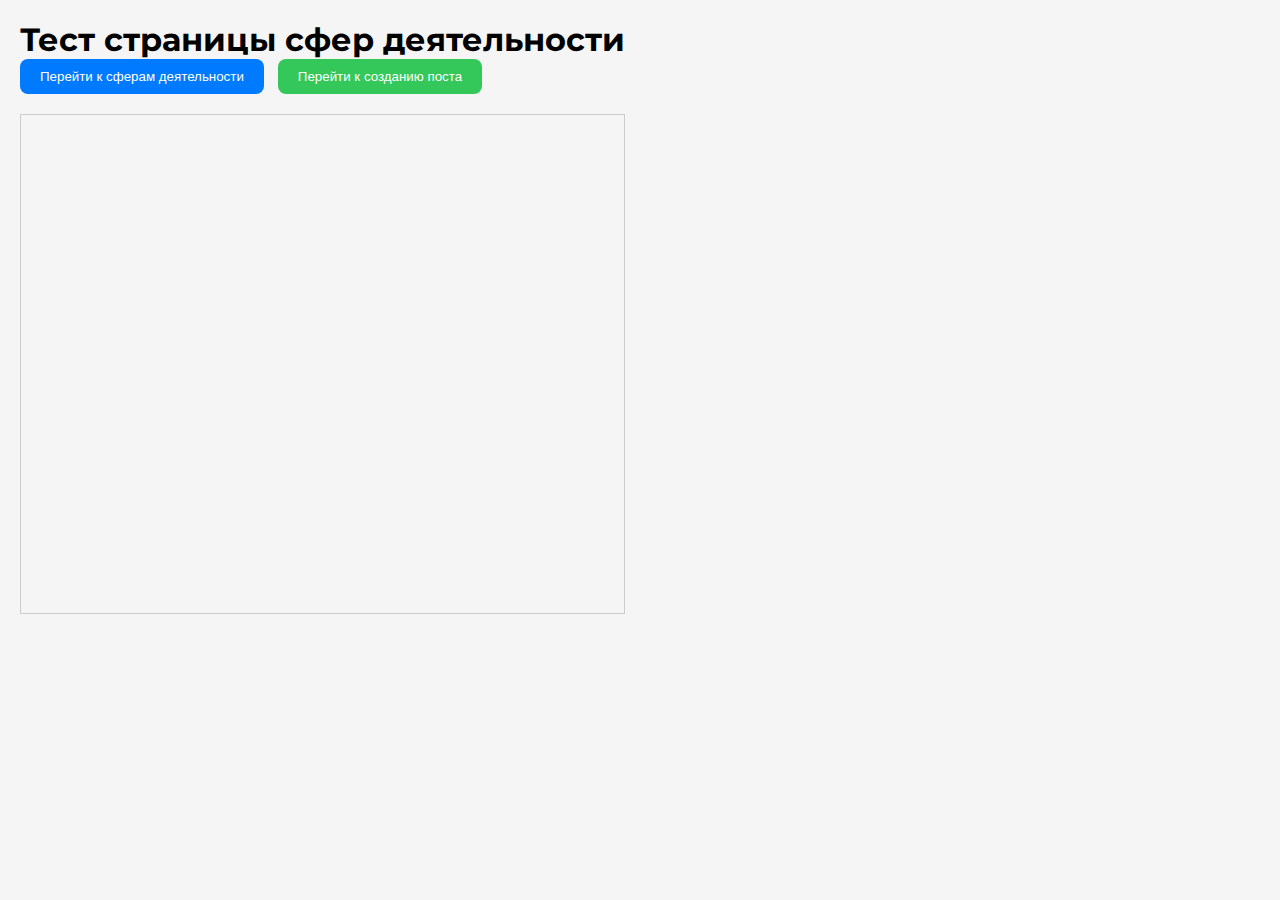
<file: direct-test.html>
<!DOCTYPE html>
<html lang="ru">
<head>
<meta charset="UTF-8">
<meta name="viewport" content="width=device-width, initial-scale=1.0, maximum-scale=1.0, user-scalable=no">
<title>Test Direct Navigation</title>
<link rel="stylesheet" href="css/styles.css">
<link rel="stylesheet" href="css/sidebar-menu.css">
<link rel="stylesheet" href="css/header.css">
<link rel="stylesheet" href="css/main-content.css">
<link rel="stylesheet" href="css/button-effects.css">
<link rel="stylesheet" href="css/enhanced-button-effects.css">
<link rel="stylesheet" href="css/tooltips.css">
<link rel="stylesheet" href="css/card-tooltips.css">
<link rel="stylesheet" href="css/construction-styles.css">
<link rel="stylesheet" href="css/liquid-glass.css">
<link rel="stylesheet" href="css/spheres-page.css">
<link rel="stylesheet" href="css/instructions-section.css">
<link rel="stylesheet" href="css/force-left-align.css">
<link href="https://fonts.googleapis.com/css2?family=Montserrat:wght@400;500;600;700&family=Unbounded:wght@600;700&display=swap" rel="stylesheet">
<script src="templates/page-templates.js"></script>
<script src="js/content-manager.js" defer></script>
<script src="js/menu-handler.js" defer></script>
<script src="js/navigation.js" defer></script>
<script src="js/tooltip-handler.js" defer></script>
</head>
<body>
    <div style="padding: 20px;">
        <h1>Тест страницы сфер деятельности</h1>
        <button onclick="testSpheresNavigation()" style="padding: 10px 20px; background: #007AFF; color: white; border: none; border-radius: 8px; cursor: pointer;">
            Перейти к сферам деятельности
        </button>
        <button onclick="testCreatePostNavigation()" style="padding: 10px 20px; background: #34C759; color: white; border: none; border-radius: 8px; cursor: pointer; margin-left: 10px;">
            Перейти к созданию поста
        </button>
        
        <div id="content" style="margin-top: 20px; border: 1px solid #ccc; min-height: 500px;">
            <!-- Здесь будет отображаться контент -->
        </div>
    </div>

    <script>
        function testSpheresNavigation() {
            const contentDiv = document.getElementById('content');
            if (window.pageTemplates && window.pageTemplates.manageSpheres) {
                contentDiv.innerHTML = window.pageTemplates.manageSpheres;
                console.log('Страница сфер деятельности загружена');
            } else {
                contentDiv.innerHTML = '<p>Ошибка: шаблон не найден</p>';
                console.log('Ошибка: шаблон manageSpheres не найден');
                console.log('Доступные шаблоны:', Object.keys(window.pageTemplates || {}));
            }
        }

        function testCreatePostNavigation() {
            const contentDiv = document.getElementById('content');
            if (window.pageTemplates && window.pageTemplates.createPost) {
                contentDiv.innerHTML = window.pageTemplates.createPost;
                console.log('Страница создания поста загружена');
            } else {
                contentDiv.innerHTML = '<p>Ошибка: шаблон не найден</p>';
                console.log('Ошибка: шаблон createPost не найден');
            }
        }

        // Автоматический тест при загрузке
        window.addEventListener('load', function() {
            setTimeout(() => {
                console.log('Начинаем автоматический тест...');
                testSpheresNavigation();
            }, 1000);
        });
    </script>
</body>
</html>
</file>
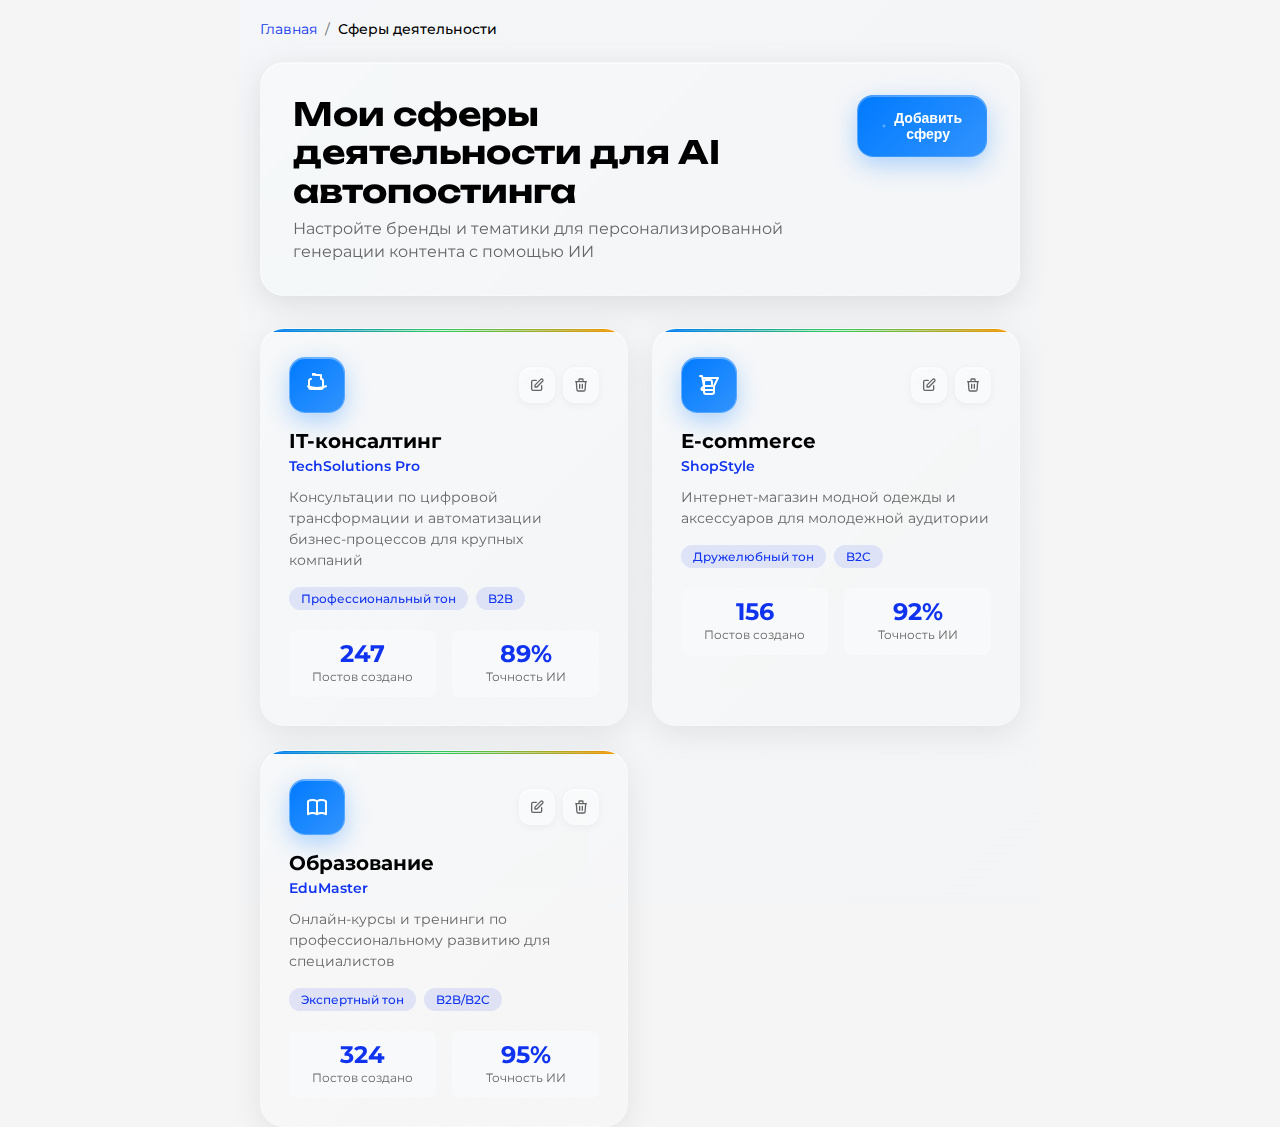
<file: test-direct-spheres.html>
<!DOCTYPE html>
<html lang="ru">
<head>
<meta charset="UTF-8">
<meta name="viewport" content="width=device-width, initial-scale=1.0">
<title>Test Spheres Page Directly</title>
<link rel="stylesheet" href="css/styles.css">
<link rel="stylesheet" href="css/liquid-glass.css">
<link rel="stylesheet" href="css/spheres-page.css">
<link rel="stylesheet" href="css/construction-styles.css">
<link href="https://fonts.googleapis.com/css2?family=Montserrat:wght@400;500;600;700&family=Unbounded:wght@600;700&display=swap" rel="stylesheet">
</head>
<body>
    <div class="content-page spheres-page">
        <nav class="breadcrumbs">
            <ol class="breadcrumb-list">
                <li class="breadcrumb-item"><a href="#" onclick="window.menuHandler.navigateToHome()">Главная</a></li>
                <li class="breadcrumb-item active">Сферы деятельности</li>
            </ol>
        </nav>
        
        <div class="page-header">
            <div class="page-header-content">
                <h1 class="page-title">Мои сферы деятельности для AI автопостинга</h1>
                <p class="page-subtitle">Настройте бренды и тематики для персонализированной генерации контента с помощью ИИ</p>
            </div>
            <button class="btn-primary add-sphere-btn" onclick="toggleAddSphereForm()">
                <svg width="20" height="20" fill="none" stroke="currentColor" viewBox="0 0 24 24">
                    <path stroke-linecap="round" stroke-linejoin="round" stroke-width="2" d="M12 4v16m8-8H4"/>
                </svg>
                Добавить сферу
            </button>
        </div>

        <!-- Форма добавления новой сферы -->
        <div class="add-sphere-form" id="addSphereForm" style="display: none;">
            <div class="form-container">
                <h3 class="form-title">Добавить новую сферу деятельности</h3>
                <form class="sphere-form" onsubmit="addNewSphere(event)">
                    <div class="form-row">
                        <div class="form-group">
                            <label for="sphereName">Название сферы</label>
                            <input type="text" id="sphereName" placeholder="Например: IT-консалтинг" required>
                        </div>
                        <div class="form-group">
                            <label for="brandName">Название бренда</label>
                            <input type="text" id="brandName" placeholder="Например: TechSolutions Pro" required>
                        </div>
                    </div>
                    
                    <div class="form-group">
                        <label for="sphereDescription">Описание сферы</label>
                        <textarea id="sphereDescription" placeholder="Краткое описание вашей деятельности для лучшего понимания ИИ..."></textarea>
                    </div>
                    
                    <div class="form-row">
                        <div class="form-group">
                            <label for="targetAudience">Целевая аудитория</label>
                            <input type="text" id="targetAudience" placeholder="Например: IT-директора, предприниматели">
                        </div>
                        <div class="form-group">
                            <label for="contentTone">Тон общения</label>
                            <select id="contentTone">
                                <option value="professional">Профессиональный</option>
                                <option value="friendly">Дружелюбный</option>
                                <option value="casual">Неформальный</option>
                                <option value="expert">Экспертный</option>
                            </select>
                        </div>
                    </div>
                    
                    <div class="form-group">
                        <label for="keywords">Ключевые слова</label>
                        <input type="text" id="keywords" placeholder="Через запятую: консалтинг, цифровизация, автоматизация">
                    </div>
                    
                    <div class="form-actions">
                        <button type="button" class="btn-secondary" onclick="toggleAddSphereForm()">Отмена</button>
                        <button type="submit" class="btn-primary">Создать сферу</button>
                    </div>
                </form>
            </div>
        </div>

        <!-- Список существующих сфер -->
        <div class="spheres-grid" id="spheresGrid">
            <!-- Сфера 1 -->
            <div class="sphere-card">
                <div class="sphere-card-header">
                    <div class="sphere-icon">
                        <svg width="24" height="24" fill="none" stroke="currentColor" viewBox="0 0 24 24">
                            <path stroke-linecap="round" stroke-linejoin="round" stroke-width="2" d="M21 13.255A23.931 23.931 0 0112 15c-3.183 0-6.22-.62-9-1.745M16 6V4a2 2 0 00-2-2h-4a2 2 0 00-2-2v2m8 0V6a2 2 0 012 2v6a2 2 0 01-2 2H6a2 2 0 01-2-2V8a2 2 0 012-2V6"/>
                        </svg>
                    </div>
                    <div class="sphere-actions">
                        <button class="action-btn edit-btn" onclick="editSphere(1)">
                            <svg width="16" height="16" fill="none" stroke="currentColor" viewBox="0 0 24 24">
                                <path stroke-linecap="round" stroke-linejoin="round" stroke-width="2" d="M11 5H6a2 2 0 00-2 2v11a2 2 0 002 2h11a2 2 0 002-2v-5m-1.414-9.414a2 2 0 112.828 2.828L11.828 15H9v-2.828l8.586-8.586z"/>
                            </svg>
                        </button>
                        <button class="action-btn delete-btn" onclick="deleteSphere(1)">
                            <svg width="16" height="16" fill="none" stroke="currentColor" viewBox="0 0 24 24">
                                <path stroke-linecap="round" stroke-linejoin="round" stroke-width="2" d="M19 7l-.867 12.142A2 2 0 0116.138 21H7.862a2 2 0 01-1.995-1.858L5 7m5 4v6m4-6v6m1-10V4a1 1 0 00-1-1h-4a1 1 0 00-1 1v3M4 7h16"/>
                            </svg>
                        </button>
                    </div>
                </div>
                
                <div class="sphere-content">
                    <h3 class="sphere-name">IT-консалтинг</h3>
                    <p class="brand-name">TechSolutions Pro</p>
                    <p class="sphere-description">Консультации по цифровой трансформации и автоматизации бизнес-процессов для крупных компаний</p>
                    
                    <div class="sphere-tags">
                        <span class="tag">Профессиональный тон</span>
                        <span class="tag">B2B</span>
                    </div>
                    
                    <div class="sphere-stats">
                        <div class="stat">
                            <span class="stat-number">247</span>
                            <span class="stat-label">Постов создано</span>
                        </div>
                        <div class="stat">
                            <span class="stat-number">89%</span>
                            <span class="stat-label">Точность ИИ</span>
                        </div>
                    </div>
                </div>
            </div>

            <!-- Сфера 2 -->
            <div class="sphere-card">
                <div class="sphere-card-header">
                    <div class="sphere-icon">
                        <svg width="24" height="24" fill="none" stroke="currentColor" viewBox="0 0 24 24">
                            <path stroke-linecap="round" stroke-linejoin="round" stroke-width="2" d="M3 3h2l.4 2M7 13h10l4-8H5.4m0 0L7 13m0 0l-2.293 2.293c-.63.63-.184 1.707.707 1.707H17M17 13v6a2 2 0 01-2 2H9a2 2 0 01-2-2v-6m8 0V9a2 2 0 00-2-2H9a2 2 0 00-2 2v4.01"/>
                        </svg>
                    </div>
                    <div class="sphere-actions">
                        <button class="action-btn edit-btn" onclick="editSphere(2)">
                            <svg width="16" height="16" fill="none" stroke="currentColor" viewBox="0 0 24 24">
                                <path stroke-linecap="round" stroke-linejoin="round" stroke-width="2" d="M11 5H6a2 2 0 00-2 2v11a2 2 0 002 2h11a2 2 0 002-2v-5m-1.414-9.414a2 2 0 112.828 2.828L11.828 15H9v-2.828l8.586-8.586z"/>
                            </svg>
                        </button>
                        <button class="action-btn delete-btn" onclick="deleteSphere(2)">
                            <svg width="16" height="16" fill="none" stroke="currentColor" viewBox="0 0 24 24">
                                <path stroke-linecap="round" stroke-linejoin="round" stroke-width="2" d="M19 7l-.867 12.142A2 2 0 0116.138 21H7.862a2 2 0 01-1.995-1.858L5 7m5 4v6m4-6v6m1-10V4a1 1 0 00-1-1h-4a1 1 0 00-1 1v3M4 7h16"/>
                            </svg>
                        </button>
                    </div>
                </div>
                
                <div class="sphere-content">
                    <h3 class="sphere-name">E-commerce</h3>
                    <p class="brand-name">ShopStyle</p>
                    <p class="sphere-description">Интернет-магазин модной одежды и аксессуаров для молодежной аудитории</p>
                    
                    <div class="sphere-tags">
                        <span class="tag">Дружелюбный тон</span>
                        <span class="tag">B2C</span>
                    </div>
                    
                    <div class="sphere-stats">
                        <div class="stat">
                            <span class="stat-number">156</span>
                            <span class="stat-label">Постов создано</span>
                        </div>
                        <div class="stat">
                            <span class="stat-number">92%</span>
                            <span class="stat-label">Точность ИИ</span>
                        </div>
                    </div>
                </div>
            </div>

            <!-- Сфера 3 -->
            <div class="sphere-card">
                <div class="sphere-card-header">
                    <div class="sphere-icon">
                        <svg width="24" height="24" fill="none" stroke="currentColor" viewBox="0 0 24 24">
                            <path stroke-linecap="round" stroke-linejoin="round" stroke-width="2" d="M12 6.253v13m0-13C10.832 5.477 9.246 5 7.5 5S4.168 5.477 3 6.253v13C4.168 18.477 5.754 18 7.5 18s3.332.477 4.5 1.253m0-13C13.168 5.477 14.754 5 16.5 5c1.747 0 3.332.477 4.5 1.253v13C19.832 18.477 18.247 18 16.5 18c-1.746 0-3.332.477-4.5 1.253"/>
                        </svg>
                    </div>
                    <div class="sphere-actions">
                        <button class="action-btn edit-btn" onclick="editSphere(3)">
                            <svg width="16" height="16" fill="none" stroke="currentColor" viewBox="0 0 24 24">
                                <path stroke-linecap="round" stroke-linejoin="round" stroke-width="2" d="M11 5H6a2 2 0 00-2 2v11a2 2 0 002 2h11a2 2 0 002-2v-5m-1.414-9.414a2 2 0 112.828 2.828L11.828 15H9v-2.828l8.586-8.586z"/>
                            </svg>
                        </button>
                        <button class="action-btn delete-btn" onclick="deleteSphere(3)">
                            <svg width="16" height="16" fill="none" stroke="currentColor" viewBox="0 0 24 24">
                                <path stroke-linecap="round" stroke-linejoin="round" stroke-width="2" d="M19 7l-.867 12.142A2 2 0 0116.138 21H7.862a2 2 0 01-1.995-1.858L5 7m5 4v6m4-6v6m1-10V4a1 1 0 00-1-1h-4a1 1 0 00-1 1v3M4 7h16"/>
                            </svg>
                        </button>
                    </div>
                </div>
                
                <div class="sphere-content">
                    <h3 class="sphere-name">Образование</h3>
                    <p class="brand-name">EduMaster</p>
                    <p class="sphere-description">Онлайн-курсы и тренинги по профессиональному развитию для специалистов</p>
                    
                    <div class="sphere-tags">
                        <span class="tag">Экспертный тон</span>
                        <span class="tag">B2B/B2C</span>
                    </div>
                    
                    <div class="sphere-stats">
                        <div class="stat">
                            <span class="stat-number">324</span>
                            <span class="stat-label">Постов создано</span>
                        </div>
                        <div class="stat">
                            <span class="stat-number">95%</span>
                            <span class="stat-label">Точность ИИ</span>
                        </div>
                    </div>
                </div>
            </div>
        </div>
    </div>

    <script>
        // Функции для управления сферами деятельности
        function toggleAddSphereForm() {
            const form = document.getElementById('addSphereForm');
            form.style.display = form.style.display === 'none' ? 'block' : 'none';
            
            if (form.style.display === 'block') {
                form.scrollIntoView({ behavior: 'smooth' });
            }
        }

        function addNewSphere(event) {
            event.preventDefault();
            
            // Имитация добавления новой сферы
            const sphereName = document.getElementById('sphereName').value;
            const brandName = document.getElementById('brandName').value;
            
            // Показываем уведомление об успехе
            showNotification('Сфера "' + sphereName + '" успешно добавлена!', 'success');
            
            // Скрываем форму и очищаем поля
            toggleAddSphereForm();
            document.querySelector('.sphere-form').reset();
        }

        function editSphere(id) {
            showNotification('Редактирование сферы #' + id, 'info');
            // Здесь будет логика редактирования
        }

        function deleteSphere(id) {
            if (confirm('Вы уверены, что хотите удалить эту сферу деятельности?')) {
                showNotification('Сфера успешно удалена', 'success');
                // Здесь будет логика удаления
            }
        }

        function showNotification(message, type) {
            // Создаем элемент уведомления
            const notification = document.createElement('div');
            notification.className = 'notification notification-' + type;
            notification.textContent = message;
            
            // Добавляем стили
            notification.style.cssText = `
                position: fixed;
                top: 20px;
                right: 20px;
                background: ${type === 'success' ? '#34C759' : type === 'error' ? '#FF3B30' : '#007AFF'};
                color: white;
                padding: 16px 24px;
                border-radius: 16px;
                backdrop-filter: blur(20px);
                box-shadow: 0 8px 32px rgba(0, 0, 0, 0.2);
                z-index: 10000;
                animation: slideIn 0.4s cubic-bezier(0.4, 0, 0.2, 1);
                border: 1px solid rgba(255, 255, 255, 0.2);
            `;
            
            document.body.appendChild(notification);
            
            // Удаляем уведомление через 3 секунды
            setTimeout(() => {
                notification.style.animation = 'slideOut 0.4s cubic-bezier(0.4, 0, 0.2, 1)';
                setTimeout(() => {
                    document.body.removeChild(notification);
                }, 400);
            }, 3000);
        }
    </script>

    <style>
        @keyframes slideIn {
            from {
                transform: translateX(100%);
                opacity: 0;
            }
            to {
                transform: translateX(0);
                opacity: 1;
            }
        }

        @keyframes slideOut {
            from {
                transform: translateX(0);
                opacity: 1;
            }
            to {
                transform: translateX(100%);
                opacity: 0;
            }
        }
    </style>
</body>
</html>
</file>
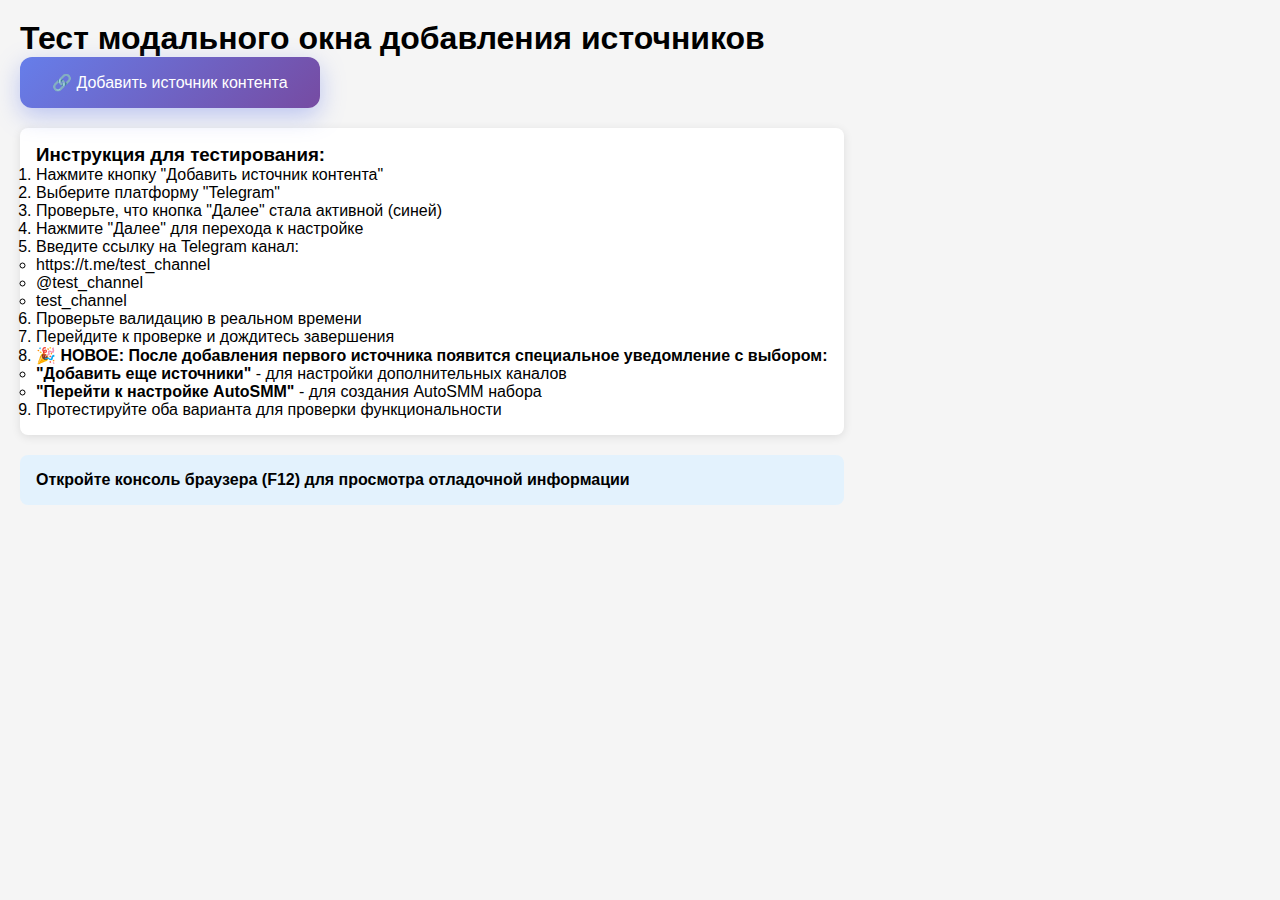
<file: test-enhanced-source-modal.html>
<!DOCTYPE html>
<html lang="ru">
<head>
    <meta charset="UTF-8">
    <meta name="viewport" content="width=device-width, initial-scale=1.0">
    <title>Тест модального окна источников</title>
    <link rel="stylesheet" href="css/styles.css">
    <link rel="stylesheet" href="css/enhanced-source-modal.css">
</head>
<body>
    <div style="padding: 20px; background: #f5f5f5; min-height: 100vh;">
        <h1>Тест модального окна добавления источников</h1>
        
        <button onclick="enhancedSourceModal.open()" style="
            background: linear-gradient(135deg, #667eea 0%, #764ba2 100%);
            color: white;
            border: none;
            padding: 16px 32px;
            border-radius: 12px;
            font-size: 16px;
            cursor: pointer;
            box-shadow: 0 8px 25px rgba(102, 126, 234, 0.4);
            transition: all 0.3s ease;
        ">
            🔗 Добавить источник контента
        </button>
        
        <div style="margin-top: 20px; padding: 16px; background: white; border-radius: 8px; box-shadow: 0 2px 10px rgba(0,0,0,0.1);">
            <h3>Инструкция для тестирования:</h3>
            <ol>
                <li>Нажмите кнопку "Добавить источник контента"</li>
                <li>Выберите платформу "Telegram"</li>
                <li>Проверьте, что кнопка "Далее" стала активной (синей)</li>
                <li>Нажмите "Далее" для перехода к настройке</li>
                <li>Введите ссылку на Telegram канал: 
                    <ul>
                        <li>https://t.me/test_channel</li>
                        <li>@test_channel</li>
                        <li>test_channel</li>
                    </ul>
                </li>
                <li>Проверьте валидацию в реальном времени</li>
                <li>Перейдите к проверке и дождитесь завершения</li>
                <li><strong>🎉 НОВОЕ: После добавления первого источника появится специальное уведомление с выбором:</strong>
                    <ul>
                        <li><strong>"Добавить еще источники"</strong> - для настройки дополнительных каналов</li>
                        <li><strong>"Перейти к настройке AutoSMM"</strong> - для создания AutoSMM набора</li>
                    </ul>
                </li>
                <li>Протестируйте оба варианта для проверки функциональности</li>
            </ol>
        </div>
        
        <div style="margin-top: 20px; padding: 16px; background: #e3f2fd; border-radius: 8px;">
            <h4>Откройте консоль браузера (F12) для просмотра отладочной информации</h4>
        </div>
    </div>

    <script src="js/enhanced-source-modal.js"></script>
    <script>
        // Инициализация модального окна
        const enhancedSourceModal = new EnhancedSourceModal();
        
        // Создаем заглушку для aiAutopostingWizard если его нет
        if (!window.aiAutopostingWizard) {
            window.aiAutopostingWizard = {
                availableSources: [],
                updateSourcesList: function() {
                    console.log('Источники обновлены:', this.availableSources);
                },
                nextStep: function() {
                    console.log('Переход к следующему шагу мастера AutoSMM');
                    alert('Переходим к настройке AutoSMM набора! 🚀');
                },
                renderSourcesGrid: function() {
                    console.log('Обновление сетки источников');
                }
            };
        }
        
        // Создаем заглушку для contentManager если его нет
        if (!window.contentManager) {
            window.contentManager = {
                showPage: function(pageName, pageTitle) {
                    console.log(`Переход к странице: ${pageName} - ${pageTitle}`);
                    alert(`Переход к странице: ${pageTitle}`);
                }
            };
        }
        
        // Функция для показа уведомлений
        if (!window.showNotification) {
            window.showNotification = function(message, type) {
                console.log(`Уведомление [${type}]:`, message);
                alert(`${type.toUpperCase()}: ${message}`);
            };
        }
        
        console.log('Тестовая страница инициализирована');
    </script>
</body>
</html>
</file>
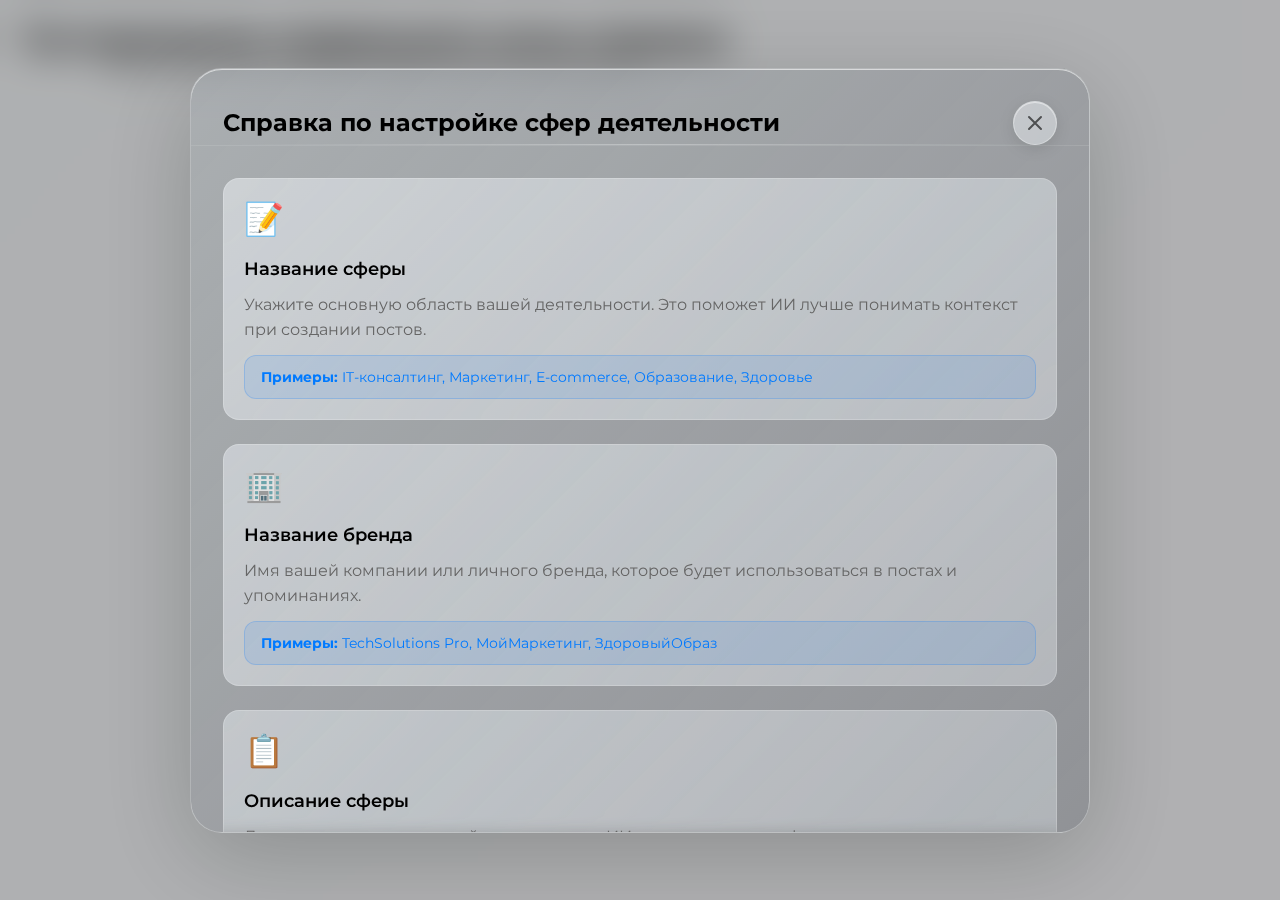
<file: test-help-modal.html>
<!DOCTYPE html>
<html lang="ru">
<head>
<meta charset="UTF-8">
<meta name="viewport" content="width=device-width, initial-scale=1.0">
<title>Test Help Modal</title>
<link rel="stylesheet" href="css/styles.css">
<link rel="stylesheet" href="css/liquid-glass.css">
<link rel="stylesheet" href="css/spheres-page.css">
<link rel="stylesheet" href="css/edit-sphere-modal.css">
<link href="https://fonts.googleapis.com/css2?family=Montserrat:wght@400;500;600;700&family=Unbounded:wght@600;700&display=swap" rel="stylesheet">
</head>
<body style="background: linear-gradient(135deg, rgba(240, 248, 255, 0.3) 0%, rgba(230, 240, 255, 0.1) 100%); min-height: 100vh; padding: 20px; overflow: hidden;">
    
    <div style="text-align: center; margin-bottom: 30px;">
        <h1>Тестирование модального окна справки</h1>
        <p>Кнопка "Мне нужна помощь" открывает детальное руководство</p>
    </div>

    <!-- Модальное окно справки (сразу открыто для демонстрации) -->
    <div class="liquid-modal-overlay help-modal show">
        <div class="liquid-modal-container help-container">
            <div class="liquid-modal-header">
                <h2 class="modal-title">Справка по настройке сфер деятельности</h2>
                <button class="modal-close-btn" onclick="closeHelpModal()">
                    <svg width="24" height="24" fill="none" stroke="currentColor" viewBox="0 0 24 24">
                        <path stroke-linecap="round" stroke-linejoin="round" stroke-width="2" d="M6 18L18 6M6 6l12 12"/>
                    </svg>
                </button>
            </div>
            
            <div class="liquid-modal-content help-content">
                <div class="help-section">
                    <div class="help-icon">📝</div>
                    <h3>Название сферы</h3>
                    <p>Укажите основную область вашей деятельности. Это поможет ИИ лучше понимать контекст при создании постов.</p>
                    <div class="help-examples">
                        <strong>Примеры:</strong> IT-консалтинг, Маркетинг, E-commerce, Образование, Здоровье
                    </div>
                </div>

                <div class="help-section">
                    <div class="help-icon">🏢</div>
                    <h3>Название бренда</h3>
                    <p>Имя вашей компании или личного бренда, которое будет использоваться в постах и упоминаниях.</p>
                    <div class="help-examples">
                        <strong>Примеры:</strong> TechSolutions Pro, МойМаркетинг, ЗдоровыйОбраз
                    </div>
                </div>

                <div class="help-section">
                    <div class="help-icon">📋</div>
                    <h3>Описание сферы</h3>
                    <p>Детальное описание вашей деятельности. ИИ использует эту информацию для создания релевантного контента.</p>
                    <div class="help-examples">
                        <strong>Совет:</strong> Указывайте целевую аудиторию, основные услуги и особенности
                    </div>
                </div>

                <div class="help-section">
                    <div class="help-icon">🎯</div>
                    <h3>Целевая аудитория</h3>
                    <p>Опишите вашу основную аудиторию. Это влияет на стиль и содержание генерируемых постов.</p>
                    <div class="help-examples">
                        <strong>Примеры:</strong> Предприниматели 25-45 лет, IT-специалисты, Молодые мамы
                    </div>
                </div>

                <div class="help-section">
                    <div class="help-icon">💬</div>
                    <h3>Тон общения</h3>
                    <ul>
                        <li><strong>Профессиональный</strong> — для B2B и серьезных тем</li>
                        <li><strong>Дружелюбный</strong> — для широкой аудитории</li>
                        <li><strong>Неформальный</strong> — для молодежи и развлекательного контента</li>
                        <li><strong>Экспертный</strong> — для образовательного контента</li>
                    </ul>
                </div>

                <div class="help-section">
                    <div class="help-icon">🔍</div>
                    <h3>Ключевые слова</h3>
                    <p>Термины и фразы, связанные с вашей деятельностью. Помогают ИИ использовать правильную терминологию.</p>
                    <div class="help-examples">
                        <strong>Совет:</strong> Используйте 5-10 ключевых слов через запятую
                    </div>
                </div>
            </div>
            
            <div class="modal-actions">
                <button class="liquid-btn" onclick="closeHelpModal()">Понятно, спасибо!</button>
            </div>
        </div>
    </div>

    <script>
        function closeHelpModal() {
            const modal = document.querySelector('.help-modal');
            if (modal) {
                modal.classList.add('hiding');
                setTimeout(() => {
                    modal.classList.remove('show', 'hiding');
                    showNotification('Справка закрыта', 'info');
                }, 300);
            }
        }

        function showNotification(message, type) {
            const notification = document.createElement('div');
            notification.className = 'notification notification-' + type;
            notification.textContent = message;
            
            notification.style.cssText = \`
                position: fixed;
                top: 20px;
                right: 20px;
                background: \${type === 'success' ? '#34C759' : type === 'error' ? '#FF3B30' : '#007AFF'};
                color: white;
                padding: 16px 24px;
                border-radius: 16px;
                backdrop-filter: blur(20px);
                box-shadow: 0 8px 32px rgba(0, 0, 0, 0.2);
                z-index: 10000;
                animation: slideIn 0.4s cubic-bezier(0.4, 0, 0.2, 1);
                border: 1px solid rgba(255, 255, 255, 0.2);
            \`;
            
            document.body.appendChild(notification);
            
            setTimeout(() => {
                notification.style.animation = 'slideOut 0.4s cubic-bezier(0.4, 0, 0.2, 1)';
                setTimeout(() => {
                    if (notification.parentNode) {
                        document.body.removeChild(notification);
                    }
                }, 400);
            }, 3000);
        }

        // Демо анимации секций справки
        document.addEventListener('DOMContentLoaded', function() {
            const helpSections = document.querySelectorAll('.help-section');
            helpSections.forEach((section, index) => {
                section.style.animationDelay = (index * 0.1) + 's';
                section.style.animation = 'fadeInUp 0.6s ease forwards';
                section.style.opacity = '0';
                section.style.transform = 'translateY(20px)';
            });
        });
    </script>

    <style>
        @keyframes slideIn {
            from {
                transform: translateX(100%);
                opacity: 0;
            }
            to {
                transform: translateX(0);
                opacity: 1;
            }
        }

        @keyframes slideOut {
            from {
                transform: translateX(0);
                opacity: 1;
            }
            to {
                transform: translateX(100%);
                opacity: 0;
            }
        }

        @keyframes fadeInUp {
            from {
                opacity: 0;
                transform: translateY(20px);
            }
            to {
                opacity: 1;
                transform: translateY(0);
            }
        }

        /* Улучшение видимости для демонстрации */
        .help-modal .liquid-modal-container {
            max-height: 85vh;
            overflow-y: auto;
        }

        .help-content {
            max-height: none;
        }
    </style>
</body>
</html>
</file>
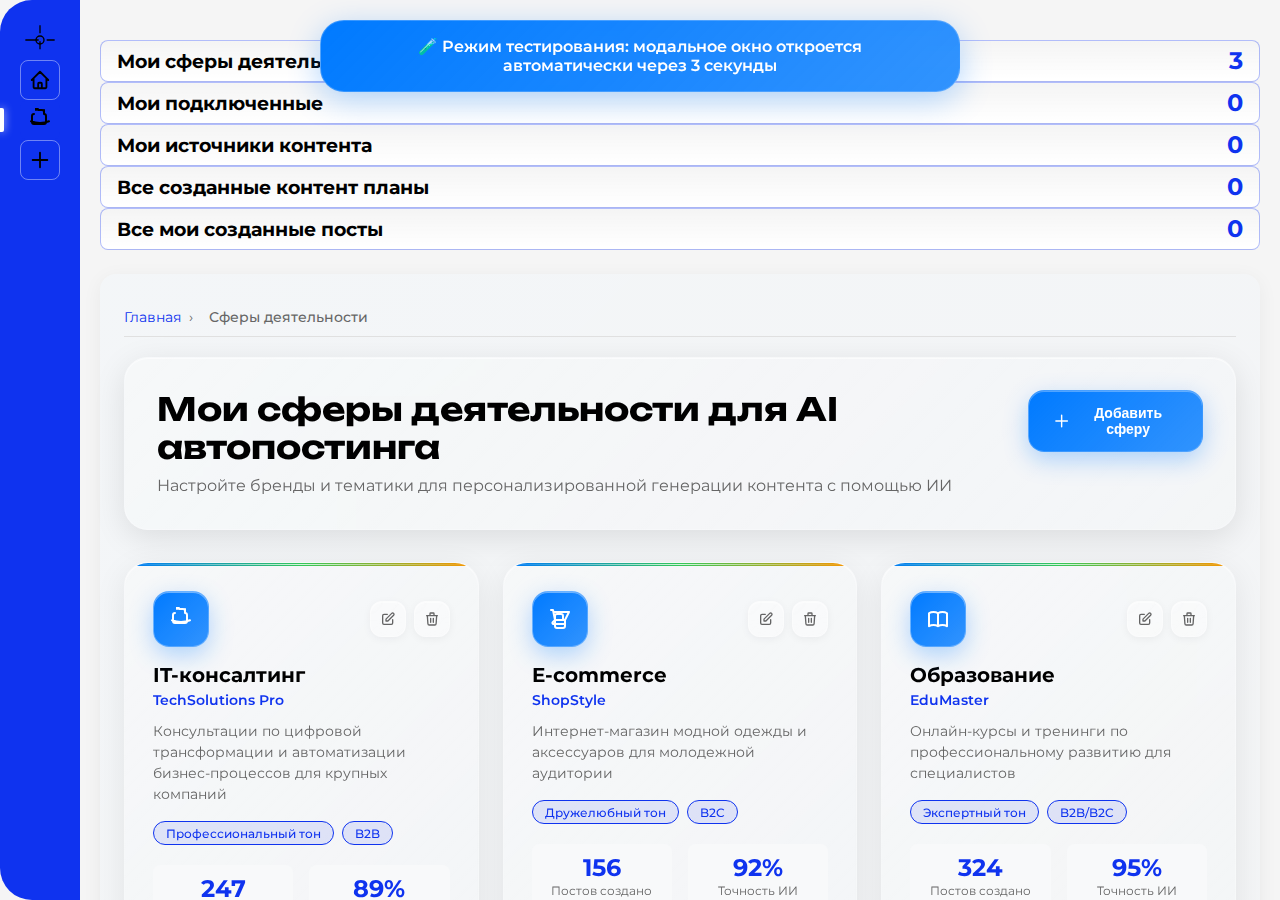
<file: test-modal-integration.html>
<!DOCTYPE html>
<html lang="ru">
<head>
<meta charset="UTF-8">
<meta name="viewport" content="width=device-width, initial-scale=1.0, maximum-scale=1.0, user-scalable=no">
<title>AutoSMM - Тестирование модального окна</title>
<link rel="stylesheet" href="css/styles.css">
<link rel="stylesheet" href="css/sidebar-menu.css">
<link rel="stylesheet" href="css/header.css">
<link rel="stylesheet" href="css/main-content.css">
<link rel="stylesheet" href="css/button-effects.css">
<link rel="stylesheet" href="css/enhanced-button-effects.css">
<link rel="stylesheet" href="css/tooltips.css">
<link rel="stylesheet" href="css/card-tooltips.css">
<link rel="stylesheet" href="css/construction-styles.css">
<link rel="stylesheet" href="css/liquid-glass.css">
<link rel="stylesheet" href="css/spheres-page.css">
<link rel="stylesheet" href="css/edit-sphere-modal.css">
<link rel="stylesheet" href="css/instructions-section.css">
<link rel="stylesheet" href="css/force-left-align.css">
<link href="https://fonts.googleapis.com/css2?family=Montserrat:wght@400;500;600;700&family=Unbounded:wght@600;700&display=swap" rel="stylesheet">
</head>
<body>
    <!-- Уведомление о тестировании -->
    <div id="testNotification" style="
        position: fixed;
        top: 20px;
        left: 50%;
        transform: translateX(-50%);
        background: linear-gradient(135deg, #007AFF 0%, rgba(0, 122, 255, 0.8) 100%);
        color: white;
        padding: 16px 32px;
        border-radius: 24px;
        backdrop-filter: blur(20px);
        box-shadow: 0 8px 32px rgba(0, 122, 255, 0.3);
        z-index: 10001;
        border: 1px solid rgba(255, 255, 255, 0.2);
        text-align: center;
        font-weight: 600;
        animation: slideDown 0.5s ease;
    ">
        🧪 Режим тестирования: модальное окно откроется автоматически через 3 секунды
    </div>

    <div class="content-wrapper">
        <!-- Боковое меню -->
        <nav class="sidebar">
            <div class="logo-container">
                <div class="logo">
                    <svg width="32" height="32" fill="none" stroke="currentColor" viewBox="0 0 24 24">
                        <circle cx="12" cy="12" r="3"></circle>
                        <path d="M12 1v6m0 6v6m11-7h-6m-6 0H1"></path>
                    </svg>
                </div>
            </div>
            
            <!-- Меню навигации -->
            <div class="nav-menu">
                <!-- Главная -->
                <div class="icon-container tooltip-trigger" data-page="dashboard" data-tooltip="Главная">
                    <svg width="24" height="24" fill="none" stroke="currentColor" viewBox="0 0 24 24">
                        <path stroke-linecap="round" stroke-linejoin="round" stroke-width="2" d="M3 12l2-2m0 0l7-7 7 7M5 10v10a1 1 0 001 1h3m10-11l2 2m-2-2v10a1 1 0 01-1 1h-3m-6 0a1 1 0 001-1v-4a1 1 0 011-1h2a1 1 0 011 1v4a1 1 0 001 1m-6 0h6"/>
                    </svg>
                </div>

                <!-- Портфель (Сферы деятельности) -->
                <div class="icon-container tooltip-trigger active" data-page="manageSpheres" data-tooltip="Мои сферы деятельности">
                    <svg width="24" height="24" fill="none" stroke="currentColor" viewBox="0 0 24 24">
                        <path stroke-linecap="round" stroke-linejoin="round" stroke-width="2" d="M21 13.255A23.931 23.931 0 0112 15c-3.183 0-6.22-.62-9-1.745M16 6V4a2 2 0 00-2-2h-4a2 2 0 00-2-2v2m8 0V6a2 2 0 012 2v6a2 2 0 01-2 2H6a2 2 0 01-2-2V8a2 2 0 012-2V6"/>
                    </svg>
                </div>

                <!-- Другие пункты меню -->
                <div class="icon-container tooltip-trigger" data-page="createPost" data-tooltip="Создать пост за 1 клик">
                    <svg width="24" height="24" fill="none" stroke="currentColor" viewBox="0 0 24 24">
                        <path stroke-linecap="round" stroke-linejoin="round" stroke-width="2" d="M12 4v16m8-8H4"/>
                    </svg>
                </div>
            </div>
        </nav>

        <!-- Основной контент -->
        <main class="content">
            <div class="main-container">
                <!-- Шапка статистики -->
                <div class="header-stats">
                    <div class="stat-card">
                        <h3>Мои сферы деятельности</h3>
                        <span class="stat-number">3</span>
                    </div>
                    <div class="stat-card">
                        <h3>Мои подключенные</h3>
                        <span class="stat-number">0</span>
                    </div>
                    <div class="stat-card">
                        <h3>Мои источники контента</h3>
                        <span class="stat-number">0</span>
                    </div>
                    <div class="stat-card">
                        <h3>Все созданные контент планы</h3>
                        <span class="stat-number">0</span>
                    </div>
                    <div class="stat-card">
                        <h3>Все мои созданные посты</h3>
                        <span class="stat-number">0</span>
                    </div>
                </div>

                <!-- Контейнер для динамического контента -->
                <div class="page-container">
                    <!-- Страница сфер деятельности -->
                    <div class="content-page spheres-page">
                        <nav class="breadcrumbs">
                            <ol class="breadcrumb-list">
                                <li class="breadcrumb-item"><a href="#" onclick="window.menuHandler.navigateToHome()">Главная</a></li>
                                <li class="breadcrumb-item active">Сферы деятельности</li>
                            </ol>
                        </nav>
                        
                        <div class="page-header">
                            <div class="page-header-content">
                                <h1 class="page-title">Мои сферы деятельности для AI автопостинга</h1>
                                <p class="page-subtitle">Настройте бренды и тематики для персонализированной генерации контента с помощью ИИ</p>
                            </div>
                            <button class="btn-primary add-sphere-btn" onclick="toggleAddSphereForm()">
                                <svg width="20" height="20" fill="none" stroke="currentColor" viewBox="0 0 24 24">
                                    <path stroke-linecap="round" stroke-linejoin="round" stroke-width="2" d="M12 4v16m8-8H4"/>
                                </svg>
                                Добавить сферу
                            </button>
                        </div>

                        <!-- Список существующих сфер -->
                        <div class="spheres-grid" id="spheresGrid">
                            <!-- Сфера 1 -->
                            <div class="sphere-card">
                                <div class="sphere-card-header">
                                    <div class="sphere-icon">
                                        <svg width="24" height="24" fill="none" stroke="currentColor" viewBox="0 0 24 24">
                                            <path stroke-linecap="round" stroke-linejoin="round" stroke-width="2" d="M21 13.255A23.931 23.931 0 0112 15c-3.183 0-6.22-.62-9-1.745M16 6V4a2 2 0 00-2-2h-4a2 2 0 00-2-2v2m8 0V6a2 2 0 012 2v6a2 2 0 01-2 2H6a2 2 0 01-2-2V8a2 2 0 012-2V6"/>
                                        </svg>
                                    </div>
                                    <div class="sphere-actions">
                                        <button class="action-btn edit-btn" onclick="editSphere(1)" id="testEditButton">
                                            <svg width="16" height="16" fill="none" stroke="currentColor" viewBox="0 0 24 24">
                                                <path stroke-linecap="round" stroke-linejoin="round" stroke-width="2" d="M11 5H6a2 2 0 00-2 2v11a2 2 0 002 2h11a2 2 0 002-2v-5m-1.414-9.414a2 2 0 112.828 2.828L11.828 15H9v-2.828l8.586-8.586z"/>
                                            </svg>
                                        </button>
                                        <button class="action-btn delete-btn" onclick="deleteSphere(1)">
                                            <svg width="16" height="16" fill="none" stroke="currentColor" viewBox="0 0 24 24">
                                                <path stroke-linecap="round" stroke-linejoin="round" stroke-width="2" d="M19 7l-.867 12.142A2 2 0 0116.138 21H7.862a2 2 0 01-1.995-1.858L5 7m5 4v6m4-6v6m1-10V4a1 1 0 00-1-1h-4a1 1 0 00-1 1v3M4 7h16"/>
                                            </svg>
                                        </button>
                                    </div>
                                </div>
                                
                                <div class="sphere-content">
                                    <h3 class="sphere-name">IT-консалтинг</h3>
                                    <p class="brand-name">TechSolutions Pro</p>
                                    <p class="sphere-description">Консультации по цифровой трансформации и автоматизации бизнес-процессов для крупных компаний</p>
                                    
                                    <div class="sphere-tags">
                                        <span class="tag">Профессиональный тон</span>
                                        <span class="tag">B2B</span>
                                    </div>
                                    
                                    <div class="sphere-stats">
                                        <div class="stat">
                                            <span class="stat-number">247</span>
                                            <span class="stat-label">Постов создано</span>
                                        </div>
                                        <div class="stat">
                                            <span class="stat-number">89%</span>
                                            <span class="stat-label">Точность ИИ</span>
                                        </div>
                                    </div>
                                </div>
                            </div>

                            <!-- Сфера 2 -->
                            <div class="sphere-card">
                                <div class="sphere-card-header">
                                    <div class="sphere-icon">
                                        <svg width="24" height="24" fill="none" stroke="currentColor" viewBox="0 0 24 24">
                                            <path stroke-linecap="round" stroke-linejoin="round" stroke-width="2" d="M3 3h2l.4 2M7 13h10l4-8H5.4m0 0L7 13m0 0l-2.293 2.293c-.63.63-.184 1.707.707 1.707H17M17 13v6a2 2 0 01-2 2H9a2 2 0 01-2-2v-6m8 0V9a2 2 0 00-2-2H9a2 2 0 00-2 2v4.01"/>
                                        </svg>
                                    </div>
                                    <div class="sphere-actions">
                                        <button class="action-btn edit-btn" onclick="editSphere(2)">
                                            <svg width="16" height="16" fill="none" stroke="currentColor" viewBox="0 0 24 24">
                                                <path stroke-linecap="round" stroke-linejoin="round" stroke-width="2" d="M11 5H6a2 2 0 00-2 2v11a2 2 0 002 2h11a2 2 0 002-2v-5m-1.414-9.414a2 2 0 112.828 2.828L11.828 15H9v-2.828l8.586-8.586z"/>
                                            </svg>
                                        </button>
                                        <button class="action-btn delete-btn" onclick="deleteSphere(2)">
                                            <svg width="16" height="16" fill="none" stroke="currentColor" viewBox="0 0 24 24">
                                                <path stroke-linecap="round" stroke-linejoin="round" stroke-width="2" d="M19 7l-.867 12.142A2 2 0 0116.138 21H7.862a2 2 0 01-1.995-1.858L5 7m5 4v6m4-6v6m1-10V4a1 1 0 00-1-1h-4a1 1 0 00-1 1v3M4 7h16"/>
                                            </svg>
                                        </button>
                                    </div>
                                </div>
                                
                                <div class="sphere-content">
                                    <h3 class="sphere-name">E-commerce</h3>
                                    <p class="brand-name">ShopStyle</p>
                                    <p class="sphere-description">Интернет-магазин модной одежды и аксессуаров для молодежной аудитории</p>
                                    
                                    <div class="sphere-tags">
                                        <span class="tag">Дружелюбный тон</span>
                                        <span class="tag">B2C</span>
                                    </div>
                                    
                                    <div class="sphere-stats">
                                        <div class="stat">
                                            <span class="stat-number">156</span>
                                            <span class="stat-label">Постов создано</span>
                                        </div>
                                        <div class="stat">
                                            <span class="stat-number">92%</span>
                                            <span class="stat-label">Точность ИИ</span>
                                        </div>
                                    </div>
                                </div>
                            </div>

                            <!-- Сфера 3 -->
                            <div class="sphere-card">
                                <div class="sphere-card-header">
                                    <div class="sphere-icon">
                                        <svg width="24" height="24" fill="none" stroke="currentColor" viewBox="0 0 24 24">
                                            <path stroke-linecap="round" stroke-linejoin="round" stroke-width="2" d="M12 6.253v13m0-13C10.832 5.477 9.246 5 7.5 5S4.168 5.477 3 6.253v13C4.168 18.477 5.754 18 7.5 18s3.332.477 4.5 1.253m0-13C13.168 5.477 14.754 5 16.5 5c1.747 0 3.332.477 4.5 1.253v13C19.832 18.477 18.247 18 16.5 18c-1.746 0-3.332.477-4.5 1.253"/>
                                        </svg>
                                    </div>
                                    <div class="sphere-actions">
                                        <button class="action-btn edit-btn" onclick="editSphere(3)">
                                            <svg width="16" height="16" fill="none" stroke="currentColor" viewBox="0 0 24 24">
                                                <path stroke-linecap="round" stroke-linejoin="round" stroke-width="2" d="M11 5H6a2 2 0 00-2 2v11a2 2 0 002 2h11a2 2 0 002-2v-5m-1.414-9.414a2 2 0 112.828 2.828L11.828 15H9v-2.828l8.586-8.586z"/>
                                            </svg>
                                        </button>
                                        <button class="action-btn delete-btn" onclick="deleteSphere(3)">
                                            <svg width="16" height="16" fill="none" stroke="currentColor" viewBox="0 0 24 24">
                                                <path stroke-linecap="round" stroke-linejoin="round" stroke-width="2" d="M19 7l-.867 12.142A2 2 0 0116.138 21H7.862a2 2 0 01-1.995-1.858L5 7m5 4v6m4-6v6m1-10V4a1 1 0 00-1-1h-4a1 1 0 00-1 1v3M4 7h16"/>
                                            </svg>
                                        </button>
                                    </div>
                                </div>
                                
                                <div class="sphere-content">
                                    <h3 class="sphere-name">Образование</h3>
                                    <p class="brand-name">EduMaster</p>
                                    <p class="sphere-description">Онлайн-курсы и тренинги по профессиональному развитию для специалистов</p>
                                    
                                    <div class="sphere-tags">
                                        <span class="tag">Экспертный тон</span>
                                        <span class="tag">B2B/B2C</span>
                                    </div>
                                    
                                    <div class="sphere-stats">
                                        <div class="stat">
                                            <span class="stat-number">324</span>
                                            <span class="stat-label">Постов создано</span>
                                        </div>
                                        <div class="stat">
                                            <span class="stat-number">95%</span>
                                            <span class="stat-label">Точность ИИ</span>
                                        </div>
                                    </div>
                                </div>
                            </div>
                        </div>
                    </div>
                </div>
            </div>
        </main>
    </div>

    <!-- Включаем все скрипты -->
    <script src="templates/page-templates.js"></script>
    <script src="js/content-manager.js"></script>
    <script src="js/menu-handler.js"></script>
    <script src="js/navigation.js"></script>
    <script src="js/tooltip-handler.js"></script>

    <script>
        // Функции для управления сферами деятельности
        function editSphere(id) {
            console.log('Редактирование сферы ID:', id);
            showEditSphereModal(id);
        }

        function deleteSphere(id) {
            if (confirm('Вы уверены, что хотите удалить эту сферу деятельности?')) {
                showNotification('Сфера успешно удалена', 'success');
            }
        }

        function toggleAddSphereForm() {
            showNotification('Функция добавления сферы в разработке', 'info');
        }

        function getSphereData(id) {
            const spheres = {
                1: {
                    id: 1,
                    name: 'IT-консалтинг',
                    brand: 'TechSolutions Pro',
                    description: 'Консультации по цифровой трансформации и автоматизации бизнес-процессов для крупных компаний',
                    audience: 'IT-директора, предприниматели',
                    tone: 'professional',
                    keywords: 'консалтинг, цифровизация, автоматизация'
                },
                2: {
                    id: 2,
                    name: 'E-commerce',
                    brand: 'ShopStyle',
                    description: 'Интернет-магазин модной одежды и аксессуаров для молодежной аудитории',
                    audience: 'Молодежь 18-35 лет',
                    tone: 'friendly',
                    keywords: 'мода, одежда, стиль, аксессуары'
                },
                3: {
                    id: 3,
                    name: 'Образование',
                    brand: 'EduMaster',
                    description: 'Онлайн-курсы и тренинги по профессиональному развитию для специалистов',
                    audience: 'Специалисты и руководители',
                    tone: 'expert',
                    keywords: 'обучение, курсы, развитие, навыки'
                }
            };
            return spheres[id] || spheres[1];
        }

        function showEditSphereModal(id) {
            const sphereData = getSphereData(id);
            const modal = createEditSphereModal(sphereData);
            document.body.appendChild(modal);
            
            setTimeout(() => {
                modal.classList.add('show');
            }, 10);
        }

        function createEditSphereModal(sphereData) {
            const modal = document.createElement('div');
            modal.className = 'liquid-modal-overlay';
            modal.innerHTML = \`
                <div class="liquid-modal-container">
                    <div class="liquid-modal-header">
                        <h2 class="modal-title">Редактировать сферу деятельности</h2>
                        <button class="modal-close-btn" onclick="closeEditSphereModal()">
                            <svg width="24" height="24" fill="none" stroke="currentColor" viewBox="0 0 24 24">
                                <path stroke-linecap="round" stroke-linejoin="round" stroke-width="2" d="M6 18L18 6M6 6l12 12"/>
                            </svg>
                        </button>
                    </div>
                    
                    <div class="liquid-modal-content">
                        <form class="edit-sphere-form" onsubmit="saveEditedSphere(event, \${sphereData.id})">
                            <div class="form-section">
                                <h3 class="section-title">Основная информация</h3>
                                
                                <div class="form-row">
                                    <div class="form-group">
                                        <label for="editSphereName">Название сферы</label>
                                        <input type="text" 
                                               id="editSphereName" 
                                               class="liquid-input" 
                                               value="\${sphereData.name}" 
                                               placeholder="Например: IT-консалтинг" 
                                               required>
                                    </div>
                                    <div class="form-group">
                                        <label for="editBrandName">Название бренда</label>
                                        <input type="text" 
                                               id="editBrandName" 
                                               class="liquid-input" 
                                               value="\${sphereData.brand}" 
                                               placeholder="Например: TechSolutions Pro" 
                                               required>
                                    </div>
                                </div>
                                
                                <div class="form-group">
                                    <label for="editSphereDescription">Описание сферы</label>
                                    <textarea id="editSphereDescription" 
                                              class="liquid-input" 
                                              placeholder="Краткое описание вашей деятельности для лучшего понимания ИИ..."
                                              rows="4">\${sphereData.description}</textarea>
                                </div>
                            </div>

                            <div class="form-section">
                                <h3 class="section-title">Дополнительные настройки</h3>
                                
                                <div class="form-row">
                                    <div class="form-group">
                                        <label for="editTargetAudience">Целевая аудитория</label>
                                        <input type="text" 
                                               id="editTargetAudience" 
                                               class="liquid-input" 
                                               value="\${sphereData.audience}"
                                               placeholder="Например: IT-директора, предприниматели">
                                    </div>
                                    <div class="form-group">
                                        <label for="editContentTone">Тон общения</label>
                                        <select id="editContentTone" class="liquid-input">
                                            <option value="professional" \${sphereData.tone === 'professional' ? 'selected' : ''}>Профессиональный</option>
                                            <option value="friendly" \${sphereData.tone === 'friendly' ? 'selected' : ''}>Дружелюбный</option>
                                            <option value="casual" \${sphereData.tone === 'casual' ? 'selected' : ''}>Неформальный</option>
                                            <option value="expert" \${sphereData.tone === 'expert' ? 'selected' : ''}>Экспертный</option>
                                        </select>
                                    </div>
                                </div>
                                
                                <div class="form-group">
                                    <label for="editKeywords">Ключевые слова</label>
                                    <input type="text" 
                                           id="editKeywords" 
                                           class="liquid-input" 
                                           value="\${sphereData.keywords}"
                                           placeholder="Через запятую: консалтинг, цифровизация, автоматизация">
                                </div>
                            </div>

                            <div class="modal-actions">
                                <button type="button" 
                                        class="liquid-btn-secondary help-btn" 
                                        onclick="showSphereHelp()">
                                    <svg width="20" height="20" fill="none" stroke="currentColor" viewBox="0 0 24 24">
                                        <path stroke-linecap="round" stroke-linejoin="round" stroke-width="2" d="M8.228 9c.549-1.165 2.03-2 3.772-2 2.21 0 4 1.343 4 3 0 1.4-1.278 2.575-3.006 2.907-.542.104-.994.54-.994 1.093m0 3h.01M21 12a9 9 0 11-18 0 9 9 0 0118 0z"/>
                                    </svg>
                                    Мне нужна помощь
                                </button>
                                <div class="primary-actions">
                                    <button type="button" 
                                            class="liquid-btn-secondary" 
                                            onclick="closeEditSphereModal()">
                                        Отмена
                                    </button>
                                    <button type="submit" 
                                            class="liquid-btn">
                                        <svg width="20" height="20" fill="none" stroke="currentColor" viewBox="0 0 24 24">
                                            <path stroke-linecap="round" stroke-linejoin="round" stroke-width="2" d="M5 13l4 4L19 7"/>
                                        </svg>
                                        Сохранить изменения
                                    </button>
                                </div>
                            </div>
                        </form>
                    </div>
                </div>
            \`;
            
            return modal;
        }

        function closeEditSphereModal() {
            const modal = document.querySelector('.liquid-modal-overlay');
            if (modal) {
                modal.classList.add('hiding');
                setTimeout(() => {
                    if (modal.parentNode) {
                        document.body.removeChild(modal);
                    }
                }, 300);
            }
        }

        function saveEditedSphere(event, sphereId) {
            event.preventDefault();
            
            const formData = {
                id: sphereId,
                name: document.getElementById('editSphereName').value,
                brand: document.getElementById('editBrandName').value,
                description: document.getElementById('editSphereDescription').value,
                audience: document.getElementById('editTargetAudience').value,
                tone: document.getElementById('editContentTone').value,
                keywords: document.getElementById('editKeywords').value
            };
            
            showNotification('Сфера "' + formData.name + '" успешно обновлена!', 'success');
            closeEditSphereModal();
            console.log('Сохраненные данные:', formData);
        }

        function showSphereHelp() {
            const helpModal = createHelpModal();
            document.body.appendChild(helpModal);
            setTimeout(() => {
                helpModal.classList.add('show');
            }, 10);
        }

        function createHelpModal() {
            const modal = document.createElement('div');
            modal.className = 'liquid-modal-overlay help-modal';
            modal.innerHTML = \`
                <div class="liquid-modal-container help-container">
                    <div class="liquid-modal-header">
                        <h2 class="modal-title">Справка по настройке сфер деятельности</h2>
                        <button class="modal-close-btn" onclick="closeHelpModal()">
                            <svg width="24" height="24" fill="none" stroke="currentColor" viewBox="0 0 24 24">
                                <path stroke-linecap="round" stroke-linejoin="round" stroke-width="2" d="M6 18L18 6M6 6l12 12"/>
                            </svg>
                        </button>
                    </div>
                    
                    <div class="liquid-modal-content help-content">
                        <div class="help-section">
                            <div class="help-icon">📝</div>
                            <h3>Название сферы</h3>
                            <p>Укажите основную область вашей деятельности. Это поможет ИИ лучше понимать контекст при создании постов.</p>
                            <div class="help-examples">
                                <strong>Примеры:</strong> IT-консалтинг, Маркетинг, E-commerce, Образование, Здоровье
                            </div>
                        </div>

                        <div class="help-section">
                            <div class="help-icon">🏢</div>
                            <h3>Название бренда</h3>
                            <p>Имя вашей компании или личного бренда, которое будет использоваться в постах и упоминаниях.</p>
                            <div class="help-examples">
                                <strong>Примеры:</strong> TechSolutions Pro, МойМаркетинг, ЗдоровыйОбраз
                            </div>
                        </div>

                        <div class="help-section">
                            <div class="help-icon">📋</div>
                            <h3>Описание сферы</h3>
                            <p>Детальное описание вашей деятельности. ИИ использует эту информацию для создания релевантного контента.</p>
                            <div class="help-examples">
                                <strong>Совет:</strong> Указывайте целевую аудиторию, основные услуги и особенности
                            </div>
                        </div>

                        <div class="help-section">
                            <div class="help-icon">🎯</div>
                            <h3>Целевая аудитория</h3>
                            <p>Опишите вашу основную аудиторию. Это влияет на стиль и содержание генерируемых постов.</p>
                            <div class="help-examples">
                                <strong>Примеры:</strong> Предприниматели 25-45 лет, IT-специалисты, Молодые мамы
                            </div>
                        </div>

                        <div class="help-section">
                            <div class="help-icon">💬</div>
                            <h3>Тон общения</h3>
                            <ul>
                                <li><strong>Профессиональный</strong> — для B2B и серьезных тем</li>
                                <li><strong>Дружелюбный</strong> — для широкой аудитории</li>
                                <li><strong>Неформальный</strong> — для молодежи и развлекательного контента</li>
                                <li><strong>Экспертный</strong> — для образовательного контента</li>
                            </ul>
                        </div>

                        <div class="help-section">
                            <div class="help-icon">🔍</div>
                            <h3>Ключевые слова</h3>
                            <p>Термины и фразы, связанные с вашей деятельностью. Помогают ИИ использовать правильную терминологию.</p>
                            <div class="help-examples">
                                <strong>Совет:</strong> Используйте 5-10 ключевых слов через запятую
                            </div>
                        </div>
                    </div>
                    
                    <div class="modal-actions">
                        <button class="liquid-btn" onclick="closeHelpModal()">Понятно, спасибо!</button>
                    </div>
                </div>
            \`;
            
            return modal;
        }

        function closeHelpModal() {
            const modal = document.querySelector('.help-modal');
            if (modal) {
                modal.classList.add('hiding');
                setTimeout(() => {
                    if (modal.parentNode) {
                        document.body.removeChild(modal);
                    }
                }, 300);
            }
        }

        function showNotification(message, type) {
            const notification = document.createElement('div');
            notification.className = 'notification notification-' + type;
            notification.textContent = message;
            
            notification.style.cssText = \`
                position: fixed;
                top: 20px;
                right: 20px;
                background: \${type === 'success' ? '#34C759' : type === 'error' ? '#FF3B30' : '#007AFF'};
                color: white;
                padding: 16px 24px;
                border-radius: 16px;
                backdrop-filter: blur(20px);
                box-shadow: 0 8px 32px rgba(0, 0, 0, 0.2);
                z-index: 10000;
                animation: slideIn 0.4s cubic-bezier(0.4, 0, 0.2, 1);
                border: 1px solid rgba(255, 255, 255, 0.2);
            \`;
            
            document.body.appendChild(notification);
            
            setTimeout(() => {
                notification.style.animation = 'slideOut 0.4s cubic-bezier(0.4, 0, 0.2, 1)';
                setTimeout(() => {
                    if (notification.parentNode) {
                        document.body.removeChild(notification);
                    }
                }, 400);
            }, 3000);
        }

        // Автоматическое тестирование
        setTimeout(() => {
            // Скрываем уведомление о тестировании
            const testNotification = document.getElementById('testNotification');
            if (testNotification) {
                testNotification.style.animation = 'slideUp 0.5s ease';
                setTimeout(() => {
                    testNotification.remove();
                }, 500);
            }
            
            // Открываем модальное окно
            console.log('🧪 Автоматическое тестирование: открываем модальное окно редактирования');
            document.getElementById('testEditButton').click();
        }, 3000);
    </script>

    <style>
        @keyframes slideDown {
            from {
                transform: translate(-50%, -100%);
                opacity: 0;
            }
            to {
                transform: translate(-50%, 0);
                opacity: 1;
            }
        }

        @keyframes slideUp {
            from {
                transform: translate(-50%, 0);
                opacity: 1;
            }
            to {
                transform: translate(-50%, -100%);
                opacity: 0;
            }
        }

        @keyframes slideIn {
            from {
                transform: translateX(100%);
                opacity: 0;
            }
            to {
                transform: translateX(0);
                opacity: 1;
            }
        }

        @keyframes slideOut {
            from {
                transform: translateX(0);
                opacity: 1;
            }
            to {
                transform: translateX(100%);
                opacity: 0;
            }
        }
    </style>
</body>
</html>
</file>
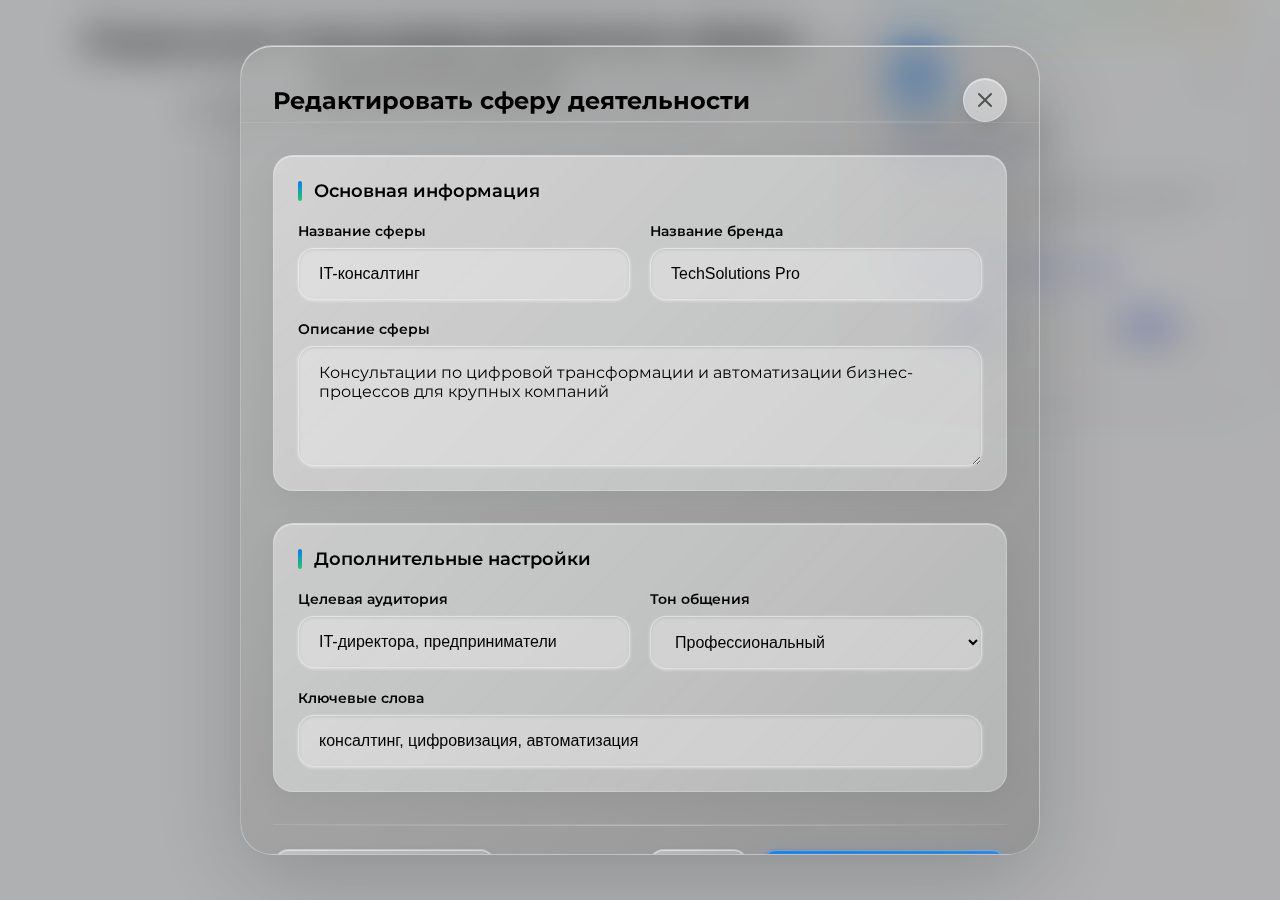
<file: test-modal-open.html>
<!DOCTYPE html>
<html lang="ru">
<head>
<meta charset="UTF-8">
<meta name="viewport" content="width=device-width, initial-scale=1.0">
<title>Test Modal Open State</title>
<link rel="stylesheet" href="css/styles.css">
<link rel="stylesheet" href="css/liquid-glass.css">
<link rel="stylesheet" href="css/spheres-page.css">
<link rel="stylesheet" href="css/edit-sphere-modal.css">
<link href="https://fonts.googleapis.com/css2?family=Montserrat:wght@400;500;600;700&family=Unbounded:wght@600;700&display=swap" rel="stylesheet">
</head>
<body style="background: linear-gradient(135deg, rgba(240, 248, 255, 0.3) 0%, rgba(230, 240, 255, 0.1) 100%); min-height: 100vh; padding: 20px;">
    
    <div style="text-align: center; margin-bottom: 30px;">
        <h1>Модальное окно редактирования сферы деятельности</h1>
        <p>Тестирование всех функций в стиле Apple iOS 26 "Liquid Glass"</p>
    </div>

    <!-- Демо карточка сферы -->
    <div style="max-width: 400px; margin: 0 auto 40px auto;">
        <div class="sphere-card">
            <div class="sphere-card-header">
                <div class="sphere-icon">
                    <svg width="24" height="24" fill="none" stroke="currentColor" viewBox="0 0 24 24">
                        <path stroke-linecap="round" stroke-linejoin="round" stroke-width="2" d="M21 13.255A23.931 23.931 0 0112 15c-3.183 0-6.22-.62-9-1.745M16 6V4a2 2 0 00-2-2h-4a2 2 0 00-2-2v2m8 0V6a2 2 0 012 2v6a2 2 0 01-2 2H6a2 2 0 01-2-2V8a2 2 0 012-2V6"/>
                    </svg>
                </div>
                <div class="sphere-actions">
                    <button class="action-btn edit-btn" onclick="editSphere(1)" id="editButton">
                        <svg width="16" height="16" fill="none" stroke="currentColor" viewBox="0 0 24 24">
                            <path stroke-linecap="round" stroke-linejoin="round" stroke-width="2" d="M11 5H6a2 2 0 00-2 2v11a2 2 0 002 2h11a2 2 0 002-2v-5m-1.414-9.414a2 2 0 112.828 2.828L11.828 15H9v-2.828l8.586-8.586z"/>
                        </svg>
                    </button>
                </div>
            </div>
            
            <div class="sphere-content">
                <h3 class="sphere-name">IT-консалтинг</h3>
                <p class="brand-name">TechSolutions Pro</p>
                <p class="sphere-description">Консультации по цифровой трансформации и автоматизации бизнес-процессов для крупных компаний</p>
                
                <div class="sphere-tags">
                    <span class="tag">Профессиональный тон</span>
                    <span class="tag">B2B</span>
                </div>
                
                <div class="sphere-stats">
                    <div class="stat">
                        <span class="stat-number">247</span>
                        <span class="stat-label">Постов создано</span>
                    </div>
                    <div class="stat">
                        <span class="stat-number">89%</span>
                        <span class="stat-label">Точность ИИ</span>
                    </div>
                </div>
            </div>
        </div>
    </div>

    <!-- Модальное окно (сразу открыто для демонстрации) -->
    <div class="liquid-modal-overlay show">
        <div class="liquid-modal-container">
            <div class="liquid-modal-header">
                <h2 class="modal-title">Редактировать сферу деятельности</h2>
                <button class="modal-close-btn" onclick="closeEditSphereModal()">
                    <svg width="24" height="24" fill="none" stroke="currentColor" viewBox="0 0 24 24">
                        <path stroke-linecap="round" stroke-linejoin="round" stroke-width="2" d="M6 18L18 6M6 6l12 12"/>
                    </svg>
                </button>
            </div>
            
            <div class="liquid-modal-content">
                <form class="edit-sphere-form" onsubmit="saveEditedSphere(event, 1)">
                    <div class="form-section">
                        <h3 class="section-title">Основная информация</h3>
                        
                        <div class="form-row">
                            <div class="form-group">
                                <label for="editSphereName">Название сферы</label>
                                <input type="text" 
                                       id="editSphereName" 
                                       class="liquid-input" 
                                       value="IT-консалтинг" 
                                       placeholder="Например: IT-консалтинг" 
                                       required>
                            </div>
                            <div class="form-group">
                                <label for="editBrandName">Название бренда</label>
                                <input type="text" 
                                       id="editBrandName" 
                                       class="liquid-input" 
                                       value="TechSolutions Pro" 
                                       placeholder="Например: TechSolutions Pro" 
                                       required>
                            </div>
                        </div>
                        
                        <div class="form-group">
                            <label for="editSphereDescription">Описание сферы</label>
                            <textarea id="editSphereDescription" 
                                      class="liquid-input" 
                                      placeholder="Краткое описание вашей деятельности для лучшего понимания ИИ..."
                                      rows="4">Консультации по цифровой трансформации и автоматизации бизнес-процессов для крупных компаний</textarea>
                        </div>
                    </div>

                    <div class="form-section">
                        <h3 class="section-title">Дополнительные настройки</h3>
                        
                        <div class="form-row">
                            <div class="form-group">
                                <label for="editTargetAudience">Целевая аудитория</label>
                                <input type="text" 
                                       id="editTargetAudience" 
                                       class="liquid-input" 
                                       value="IT-директора, предприниматели"
                                       placeholder="Например: IT-директора, предприниматели">
                            </div>
                            <div class="form-group">
                                <label for="editContentTone">Тон общения</label>
                                <select id="editContentTone" class="liquid-input">
                                    <option value="professional" selected>Профессиональный</option>
                                    <option value="friendly">Дружелюбный</option>
                                    <option value="casual">Неформальный</option>
                                    <option value="expert">Экспертный</option>
                                </select>
                            </div>
                        </div>
                        
                        <div class="form-group">
                            <label for="editKeywords">Ключевые слова</label>
                            <input type="text" 
                                   id="editKeywords" 
                                   class="liquid-input" 
                                   value="консалтинг, цифровизация, автоматизация"
                                   placeholder="Через запятую: консалтинг, цифровизация, автоматизация">
                        </div>
                    </div>

                    <div class="modal-actions">
                        <button type="button" 
                                class="liquid-btn-secondary help-btn" 
                                onclick="showSphereHelp()">
                            <svg width="20" height="20" fill="none" stroke="currentColor" viewBox="0 0 24 24">
                                <path stroke-linecap="round" stroke-linejoin="round" stroke-width="2" d="M8.228 9c.549-1.165 2.03-2 3.772-2 2.21 0 4 1.343 4 3 0 1.4-1.278 2.575-3.006 2.907-.542.104-.994.54-.994 1.093m0 3h.01M21 12a9 9 0 11-18 0 9 9 0 0118 0z"/>
                            </svg>
                            Мне нужна помощь
                        </button>
                        <div class="primary-actions">
                            <button type="button" 
                                    class="liquid-btn-secondary" 
                                    onclick="closeEditSphereModal()">
                                Отмена
                            </button>
                            <button type="submit" 
                                    class="liquid-btn">
                                <svg width="20" height="20" fill="none" stroke="currentColor" viewBox="0 0 24 24">
                                    <path stroke-linecap="round" stroke-linejoin="round" stroke-width="2" d="M5 13l4 4L19 7"/>
                                </svg>
                                Сохранить изменения
                            </button>
                        </div>
                    </div>
                </form>
            </div>
        </div>
    </div>

    <script>
        function closeEditSphereModal() {
            const modal = document.querySelector('.liquid-modal-overlay');
            if (modal) {
                modal.classList.add('hiding');
                setTimeout(() => {
                    modal.classList.remove('show', 'hiding');
                    showNotification('Модальное окно закрыто', 'info');
                }, 300);
            }
        }

        function saveEditedSphere(event, sphereId) {
            event.preventDefault();
            
            const formData = {
                id: sphereId,
                name: document.getElementById('editSphereName').value,
                brand: document.getElementById('editBrandName').value,
                description: document.getElementById('editSphereDescription').value,
                audience: document.getElementById('editTargetAudience').value,
                tone: document.getElementById('editContentTone').value,
                keywords: document.getElementById('editKeywords').value
            };
            
            showNotification('Сфера "' + formData.name + '" успешно обновлена!', 'success');
            closeEditSphereModal();
            console.log('Сохраненные данные:', formData);
        }

        function showSphereHelp() {
            const helpModal = createHelpModal();
            document.body.appendChild(helpModal);
            setTimeout(() => {
                helpModal.classList.add('show');
            }, 10);
        }

        function createHelpModal() {
            const modal = document.createElement('div');
            modal.className = 'liquid-modal-overlay help-modal';
            modal.innerHTML = \`
                <div class="liquid-modal-container help-container">
                    <div class="liquid-modal-header">
                        <h2 class="modal-title">Справка по настройке сфер деятельности</h2>
                        <button class="modal-close-btn" onclick="closeHelpModal()">
                            <svg width="24" height="24" fill="none" stroke="currentColor" viewBox="0 0 24 24">
                                <path stroke-linecap="round" stroke-linejoin="round" stroke-width="2" d="M6 18L18 6M6 6l12 12"/>
                            </svg>
                        </button>
                    </div>
                    
                    <div class="liquid-modal-content help-content">
                        <div class="help-section">
                            <div class="help-icon">📝</div>
                            <h3>Название сферы</h3>
                            <p>Укажите основную область вашей деятельности. Это поможет ИИ лучше понимать контекст при создании постов.</p>
                            <div class="help-examples">
                                <strong>Примеры:</strong> IT-консалтинг, Маркетинг, E-commerce, Образование, Здоровье
                            </div>
                        </div>

                        <div class="help-section">
                            <div class="help-icon">🏢</div>
                            <h3>Название бренда</h3>
                            <p>Имя вашей компании или личного бренда, которое будет использоваться в постах и упоминаниях.</p>
                            <div class="help-examples">
                                <strong>Примеры:</strong> TechSolutions Pro, МойМаркетинг, ЗдоровыйОбраз
                            </div>
                        </div>

                        <div class="help-section">
                            <div class="help-icon">📋</div>
                            <h3>Описание сферы</h3>
                            <p>Детальное описание вашей деятельности. ИИ использует эту информацию для создания релевантного контента.</p>
                            <div class="help-examples">
                                <strong>Совет:</strong> Указывайте целевую аудиторию, основные услуги и особенности
                            </div>
                        </div>

                        <div class="help-section">
                            <div class="help-icon">🎯</div>
                            <h3>Целевая аудитория</h3>
                            <p>Опишите вашу основную аудиторию. Это влияет на стиль и содержание генерируемых постов.</p>
                            <div class="help-examples">
                                <strong>Примеры:</strong> Предприниматели 25-45 лет, IT-специалисты, Молодые мамы
                            </div>
                        </div>

                        <div class="help-section">
                            <div class="help-icon">💬</div>
                            <h3>Тон общения</h3>
                            <ul>
                                <li><strong>Профессиональный</strong> — для B2B и серьезных тем</li>
                                <li><strong>Дружелюбный</strong> — для широкой аудитории</li>
                                <li><strong>Неформальный</strong> — для молодежи и развлекательного контента</li>
                                <li><strong>Экспертный</strong> — для образовательного контента</li>
                            </ul>
                        </div>

                        <div class="help-section">
                            <div class="help-icon">🔍</div>
                            <h3>Ключевые слова</h3>
                            <p>Термины и фразы, связанные с вашей деятельностью. Помогают ИИ использовать правильную терминологию.</p>
                            <div class="help-examples">
                                <strong>Совет:</strong> Используйте 5-10 ключевых слов через запятую
                            </div>
                        </div>
                    </div>
                    
                    <div class="modal-actions">
                        <button class="liquid-btn" onclick="closeHelpModal()">Понятно, спасибо!</button>
                    </div>
                </div>
            \`;
            
            return modal;
        }

        function closeHelpModal() {
            const modal = document.querySelector('.help-modal');
            if (modal) {
                modal.classList.add('hiding');
                setTimeout(() => {
                    if (modal.parentNode) {
                        document.body.removeChild(modal);
                    }
                }, 300);
            }
        }

        function showNotification(message, type) {
            const notification = document.createElement('div');
            notification.className = 'notification notification-' + type;
            notification.textContent = message;
            
            notification.style.cssText = \`
                position: fixed;
                top: 20px;
                right: 20px;
                background: \${type === 'success' ? '#34C759' : type === 'error' ? '#FF3B30' : '#007AFF'};
                color: white;
                padding: 16px 24px;
                border-radius: 16px;
                backdrop-filter: blur(20px);
                box-shadow: 0 8px 32px rgba(0, 0, 0, 0.2);
                z-index: 10000;
                animation: slideIn 0.4s cubic-bezier(0.4, 0, 0.2, 1);
                border: 1px solid rgba(255, 255, 255, 0.2);
            \`;
            
            document.body.appendChild(notification);
            
            setTimeout(() => {
                notification.style.animation = 'slideOut 0.4s cubic-bezier(0.4, 0, 0.2, 1)';
                setTimeout(() => {
                    if (notification.parentNode) {
                        document.body.removeChild(notification);
                    }
                }, 400);
            }, 3000);
        }

        // Демо интерактивности: подсвечиваем поля при фокусе
        document.addEventListener('DOMContentLoaded', function() {
            const inputs = document.querySelectorAll('.liquid-input');
            inputs.forEach(input => {
                input.addEventListener('focus', function() {
                    this.style.transform = 'scale(1.02)';
                });
                
                input.addEventListener('blur', function() {
                    this.style.transform = 'scale(1)';
                });
            });

            // Демо анимации кнопок
            const buttons = document.querySelectorAll('.liquid-btn, .liquid-btn-secondary');
            buttons.forEach(button => {
                button.addEventListener('mouseenter', function() {
                    this.style.transform = 'translateY(-2px) scale(1.02)';
                });
                
                button.addEventListener('mouseleave', function() {
                    this.style.transform = 'translateY(0) scale(1)';
                });
            });
        });
    </script>

    <style>
        @keyframes slideIn {
            from {
                transform: translateX(100%);
                opacity: 0;
            }
            to {
                transform: translateX(0);
                opacity: 1;
            }
        }

        @keyframes slideOut {
            from {
                transform: translateX(0);
                opacity: 1;
            }
            to {
                transform: translateX(100%);
                opacity: 0;
            }
        }

        /* Дополнительные стили для демонстрации */
        body {
            overflow-x: hidden;
        }

        .demo-highlight {
            animation: pulse 2s infinite;
        }

        @keyframes pulse {
            0%, 100% {
                opacity: 1;
            }
            50% {
                opacity: 0.7;
            }
        }
    </style>
</body>
</html>
</file>
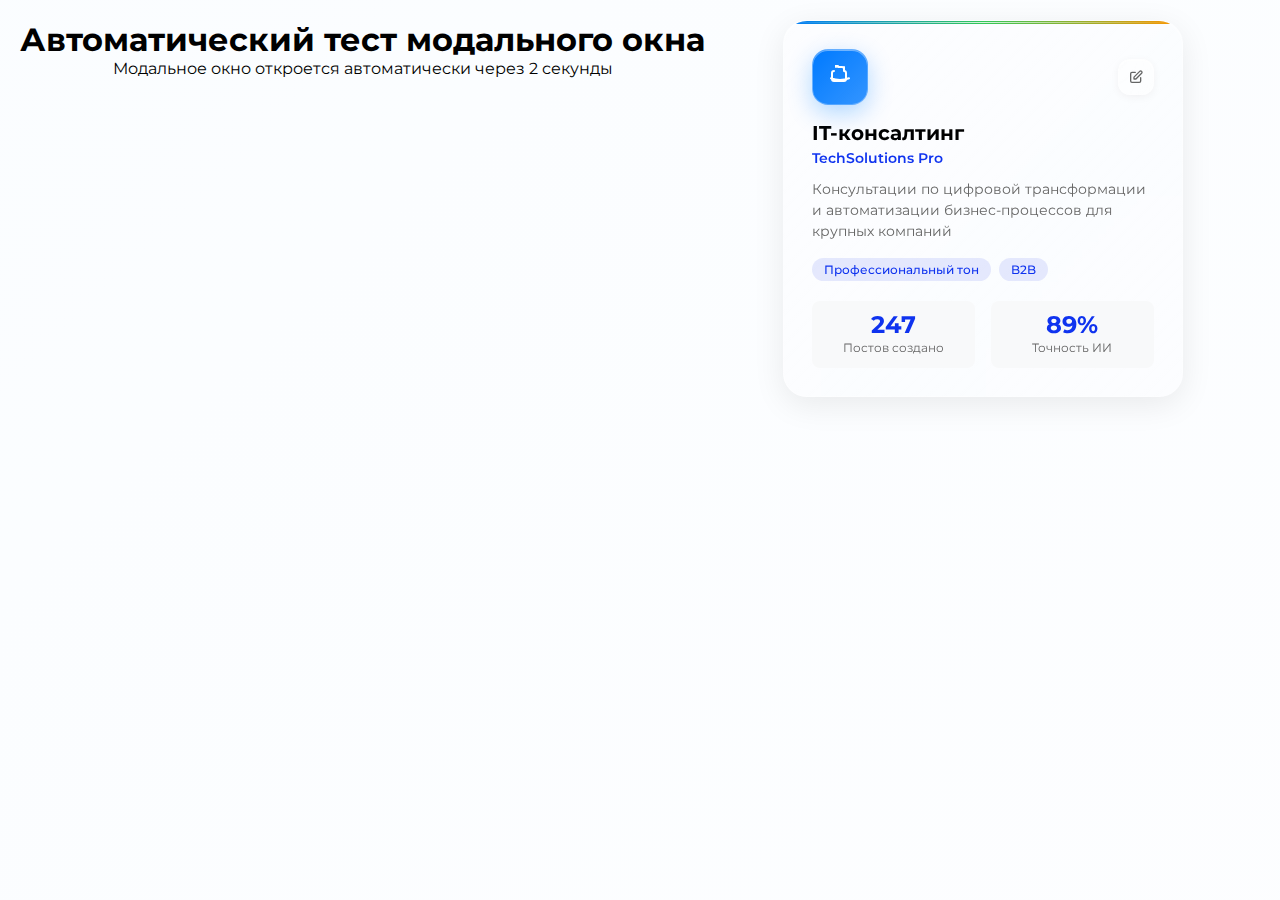
<file: test-modal-trigger.html>
<!DOCTYPE html>
<html lang="ru">
<head>
<meta charset="UTF-8">
<meta name="viewport" content="width=device-width, initial-scale=1.0">
<title>Auto Test Edit Modal</title>
<link rel="stylesheet" href="css/styles.css">
<link rel="stylesheet" href="css/liquid-glass.css">
<link rel="stylesheet" href="css/spheres-page.css">
<link rel="stylesheet" href="css/edit-sphere-modal.css">
<link href="https://fonts.googleapis.com/css2?family=Montserrat:wght@400;500;600;700&family=Unbounded:wght@600;700&display=swap" rel="stylesheet">
</head>
<body style="background: linear-gradient(135deg, rgba(240, 248, 255, 0.3) 0%, rgba(230, 240, 255, 0.1) 100%); min-height: 100vh; padding: 20px;">
    
    <div style="text-align: center; margin-bottom: 30px;">
        <h1>Автоматический тест модального окна</h1>
        <p>Модальное окно откроется автоматически через 2 секунды</p>
    </div>

    <!-- Демо карточка сферы -->
    <div style="max-width: 400px; margin: 0 auto;">
        <div class="sphere-card">
            <div class="sphere-card-header">
                <div class="sphere-icon">
                    <svg width="24" height="24" fill="none" stroke="currentColor" viewBox="0 0 24 24">
                        <path stroke-linecap="round" stroke-linejoin="round" stroke-width="2" d="M21 13.255A23.931 23.931 0 0112 15c-3.183 0-6.22-.62-9-1.745M16 6V4a2 2 0 00-2-2h-4a2 2 0 00-2-2v2m8 0V6a2 2 0 012 2v6a2 2 0 01-2 2H6a2 2 0 01-2-2V8a2 2 0 012-2V6"/>
                    </svg>
                </div>
                <div class="sphere-actions">
                    <button class="action-btn edit-btn" onclick="editSphere(1)" id="editButton">
                        <svg width="16" height="16" fill="none" stroke="currentColor" viewBox="0 0 24 24">
                            <path stroke-linecap="round" stroke-linejoin="round" stroke-width="2" d="M11 5H6a2 2 0 00-2 2v11a2 2 0 002 2h11a2 2 0 002-2v-5m-1.414-9.414a2 2 0 112.828 2.828L11.828 15H9v-2.828l8.586-8.586z"/>
                        </svg>
                    </button>
                </div>
            </div>
            
            <div class="sphere-content">
                <h3 class="sphere-name">IT-консалтинг</h3>
                <p class="brand-name">TechSolutions Pro</p>
                <p class="sphere-description">Консультации по цифровой трансформации и автоматизации бизнес-процессов для крупных компаний</p>
                
                <div class="sphere-tags">
                    <span class="tag">Профессиональный тон</span>
                    <span class="tag">B2B</span>
                </div>
                
                <div class="sphere-stats">
                    <div class="stat">
                        <span class="stat-number">247</span>
                        <span class="stat-label">Постов создано</span>
                    </div>
                    <div class="stat">
                        <span class="stat-number">89%</span>
                        <span class="stat-label">Точность ИИ</span>
                    </div>
                </div>
            </div>
        </div>
    </div>

    <script>
        function editSphere(id) {
            showEditSphereModal(id);
        }

        function getSphereData(id) {
            const spheres = {
                1: {
                    id: 1,
                    name: 'IT-консалтинг',
                    brand: 'TechSolutions Pro',
                    description: 'Консультации по цифровой трансформации и автоматизации бизнес-процессов для крупных компаний',
                    audience: 'IT-директора, предприниматели',
                    tone: 'professional',
                    keywords: 'консалтинг, цифровизация, автоматизация'
                }
            };
            return spheres[id] || spheres[1];
        }

        function showEditSphereModal(id) {
            const sphereData = getSphereData(id);
            const modal = createEditSphereModal(sphereData);
            document.body.appendChild(modal);
            
            setTimeout(() => {
                modal.classList.add('show');
            }, 10);
        }

        function createEditSphereModal(sphereData) {
            const modal = document.createElement('div');
            modal.className = 'liquid-modal-overlay';
            modal.innerHTML = \`
                <div class="liquid-modal-container">
                    <div class="liquid-modal-header">
                        <h2 class="modal-title">Редактировать сферу деятельности</h2>
                        <button class="modal-close-btn" onclick="closeEditSphereModal()">
                            <svg width="24" height="24" fill="none" stroke="currentColor" viewBox="0 0 24 24">
                                <path stroke-linecap="round" stroke-linejoin="round" stroke-width="2" d="M6 18L18 6M6 6l12 12"/>
                            </svg>
                        </button>
                    </div>
                    
                    <div class="liquid-modal-content">
                        <form class="edit-sphere-form" onsubmit="saveEditedSphere(event, \${sphereData.id})">
                            <div class="form-section">
                                <h3 class="section-title">Основная информация</h3>
                                
                                <div class="form-row">
                                    <div class="form-group">
                                        <label for="editSphereName">Название сферы</label>
                                        <input type="text" 
                                               id="editSphereName" 
                                               class="liquid-input" 
                                               value="\${sphereData.name}" 
                                               placeholder="Например: IT-консалтинг" 
                                               required>
                                    </div>
                                    <div class="form-group">
                                        <label for="editBrandName">Название бренда</label>
                                        <input type="text" 
                                               id="editBrandName" 
                                               class="liquid-input" 
                                               value="\${sphereData.brand}" 
                                               placeholder="Например: TechSolutions Pro" 
                                               required>
                                    </div>
                                </div>
                                
                                <div class="form-group">
                                    <label for="editSphereDescription">Описание сферы</label>
                                    <textarea id="editSphereDescription" 
                                              class="liquid-input" 
                                              placeholder="Краткое описание вашей деятельности для лучшего понимания ИИ..."
                                              rows="4">\${sphereData.description}</textarea>
                                </div>
                            </div>

                            <div class="form-section">
                                <h3 class="section-title">Дополнительные настройки</h3>
                                
                                <div class="form-row">
                                    <div class="form-group">
                                        <label for="editTargetAudience">Целевая аудитория</label>
                                        <input type="text" 
                                               id="editTargetAudience" 
                                               class="liquid-input" 
                                               value="\${sphereData.audience}"
                                               placeholder="Например: IT-директора, предприниматели">
                                    </div>
                                    <div class="form-group">
                                        <label for="editContentTone">Тон общения</label>
                                        <select id="editContentTone" class="liquid-input">
                                            <option value="professional" \${sphereData.tone === 'professional' ? 'selected' : ''}>Профессиональный</option>
                                            <option value="friendly" \${sphereData.tone === 'friendly' ? 'selected' : ''}>Дружелюбный</option>
                                            <option value="casual" \${sphereData.tone === 'casual' ? 'selected' : ''}>Неформальный</option>
                                            <option value="expert" \${sphereData.tone === 'expert' ? 'selected' : ''}>Экспертный</option>
                                        </select>
                                    </div>
                                </div>
                                
                                <div class="form-group">
                                    <label for="editKeywords">Ключевые слова</label>
                                    <input type="text" 
                                           id="editKeywords" 
                                           class="liquid-input" 
                                           value="\${sphereData.keywords}"
                                           placeholder="Через запятую: консалтинг, цифровизация, автоматизация">
                                </div>
                            </div>

                            <div class="modal-actions">
                                <button type="button" 
                                        class="liquid-btn-secondary help-btn" 
                                        onclick="showSphereHelp()">
                                    <svg width="20" height="20" fill="none" stroke="currentColor" viewBox="0 0 24 24">
                                        <path stroke-linecap="round" stroke-linejoin="round" stroke-width="2" d="M8.228 9c.549-1.165 2.03-2 3.772-2 2.21 0 4 1.343 4 3 0 1.4-1.278 2.575-3.006 2.907-.542.104-.994.54-.994 1.093m0 3h.01M21 12a9 9 0 11-18 0 9 9 0 0118 0z"/>
                                    </svg>
                                    Мне нужна помощь
                                </button>
                                <div class="primary-actions">
                                    <button type="button" 
                                            class="liquid-btn-secondary" 
                                            onclick="closeEditSphereModal()">
                                        Отмена
                                    </button>
                                    <button type="submit" 
                                            class="liquid-btn">
                                        <svg width="20" height="20" fill="none" stroke="currentColor" viewBox="0 0 24 24">
                                            <path stroke-linecap="round" stroke-linejoin="round" stroke-width="2" d="M5 13l4 4L19 7"/>
                                        </svg>
                                        Сохранить изменения
                                    </button>
                                </div>
                            </div>
                        </form>
                    </div>
                </div>
            \`;
            
            return modal;
        }

        function closeEditSphereModal() {
            const modal = document.querySelector('.liquid-modal-overlay');
            if (modal) {
                modal.classList.add('hiding');
                setTimeout(() => {
                    if (modal.parentNode) {
                        document.body.removeChild(modal);
                    }
                }, 300);
            }
        }

        function saveEditedSphere(event, sphereId) {
            event.preventDefault();
            
            const formData = {
                id: sphereId,
                name: document.getElementById('editSphereName').value,
                brand: document.getElementById('editBrandName').value,
                description: document.getElementById('editSphereDescription').value,
                audience: document.getElementById('editTargetAudience').value,
                tone: document.getElementById('editContentTone').value,
                keywords: document.getElementById('editKeywords').value
            };
            
            showNotification('Сфера "' + formData.name + '" успешно обновлена!', 'success');
            closeEditSphereModal();
            console.log('Сохраненные данные:', formData);
        }

        function showSphereHelp() {
            const helpModal = createHelpModal();
            document.body.appendChild(helpModal);
            setTimeout(() => {
                helpModal.classList.add('show');
            }, 10);
        }

        function createHelpModal() {
            const modal = document.createElement('div');
            modal.className = 'liquid-modal-overlay help-modal';
            modal.innerHTML = \`
                <div class="liquid-modal-container help-container">
                    <div class="liquid-modal-header">
                        <h2 class="modal-title">Справка по настройке сфер деятельности</h2>
                        <button class="modal-close-btn" onclick="closeHelpModal()">
                            <svg width="24" height="24" fill="none" stroke="currentColor" viewBox="0 0 24 24">
                                <path stroke-linecap="round" stroke-linejoin="round" stroke-width="2" d="M6 18L18 6M6 6l12 12"/>
                            </svg>
                        </button>
                    </div>
                    
                    <div class="liquid-modal-content help-content">
                        <div class="help-section">
                            <div class="help-icon">📝</div>
                            <h3>Название сферы</h3>
                            <p>Укажите основную область вашей деятельности. Это поможет ИИ лучше понимать контекст при создании постов.</p>
                            <div class="help-examples">
                                <strong>Примеры:</strong> IT-консалтинг, Маркетинг, E-commerce, Образование, Здоровье
                            </div>
                        </div>

                        <div class="help-section">
                            <div class="help-icon">🏢</div>
                            <h3>Название бренда</h3>
                            <p>Имя вашей компании или личного бренда, которое будет использоваться в постах и упоминаниях.</p>
                            <div class="help-examples">
                                <strong>Примеры:</strong> TechSolutions Pro, МойМаркетинг, ЗдоровыйОбраз
                            </div>
                        </div>

                        <div class="help-section">
                            <div class="help-icon">📋</div>
                            <h3>Описание сферы</h3>
                            <p>Детальное описание вашей деятельности. ИИ использует эту информацию для создания релевантного контента.</p>
                            <div class="help-examples">
                                <strong>Совет:</strong> Указывайте целевую аудиторию, основные услуги и особенности
                            </div>
                        </div>

                        <div class="help-section">
                            <div class="help-icon">🎯</div>
                            <h3>Целевая аудитория</h3>
                            <p>Опишите вашу основную аудиторию. Это влияет на стиль и содержание генерируемых постов.</p>
                            <div class="help-examples">
                                <strong>Примеры:</strong> Предприниматели 25-45 лет, IT-специалисты, Молодые мамы
                            </div>
                        </div>

                        <div class="help-section">
                            <div class="help-icon">💬</div>
                            <h3>Тон общения</h3>
                            <ul>
                                <li><strong>Профессиональный</strong> — для B2B и серьезных тем</li>
                                <li><strong>Дружелюбный</strong> — для широкой аудитории</li>
                                <li><strong>Неформальный</strong> — для молодежи и развлекательного контента</li>
                                <li><strong>Экспертный</strong> — для образовательного контента</li>
                            </ul>
                        </div>

                        <div class="help-section">
                            <div class="help-icon">🔍</div>
                            <h3>Ключевые слова</h3>
                            <p>Термины и фразы, связанные с вашей деятельностью. Помогают ИИ использовать правильную терминологию.</p>
                            <div class="help-examples">
                                <strong>Совет:</strong> Используйте 5-10 ключевых слов через запятую
                            </div>
                        </div>
                    </div>
                    
                    <div class="modal-actions">
                        <button class="liquid-btn" onclick="closeHelpModal()">Понятно, спасибо!</button>
                    </div>
                </div>
            \`;
            
            return modal;
        }

        function closeHelpModal() {
            const modal = document.querySelector('.help-modal');
            if (modal) {
                modal.classList.add('hiding');
                setTimeout(() => {
                    if (modal.parentNode) {
                        document.body.removeChild(modal);
                    }
                }, 300);
            }
        }

        function showNotification(message, type) {
            const notification = document.createElement('div');
            notification.className = 'notification notification-' + type;
            notification.textContent = message;
            
            notification.style.cssText = \`
                position: fixed;
                top: 20px;
                right: 20px;
                background: \${type === 'success' ? '#34C759' : type === 'error' ? '#FF3B30' : '#007AFF'};
                color: white;
                padding: 16px 24px;
                border-radius: 16px;
                backdrop-filter: blur(20px);
                box-shadow: 0 8px 32px rgba(0, 0, 0, 0.2);
                z-index: 10000;
                animation: slideIn 0.4s cubic-bezier(0.4, 0, 0.2, 1);
                border: 1px solid rgba(255, 255, 255, 0.2);
            \`;
            
            document.body.appendChild(notification);
            
            setTimeout(() => {
                notification.style.animation = 'slideOut 0.4s cubic-bezier(0.4, 0, 0.2, 1)';
                setTimeout(() => {
                    if (notification.parentNode) {
                        document.body.removeChild(notification);
                    }
                }, 400);
            }, 3000);
        }

        // Автоматически открываем модальное окно через 2 секунды
        setTimeout(() => {
            console.log('Автоматически открываем модальное окно редактирования...');
            document.getElementById('editButton').click();
        }, 2000);
    </script>

    <style>
        @keyframes slideIn {
            from {
                transform: translateX(100%);
                opacity: 0;
            }
            to {
                transform: translateX(0);
                opacity: 1;
            }
        }

        @keyframes slideOut {
            from {
                transform: translateX(0);
                opacity: 1;
            }
            to {
                transform: translateX(100%);
                opacity: 0;
            }
        }
    </style>
</body>
</html>
</file>
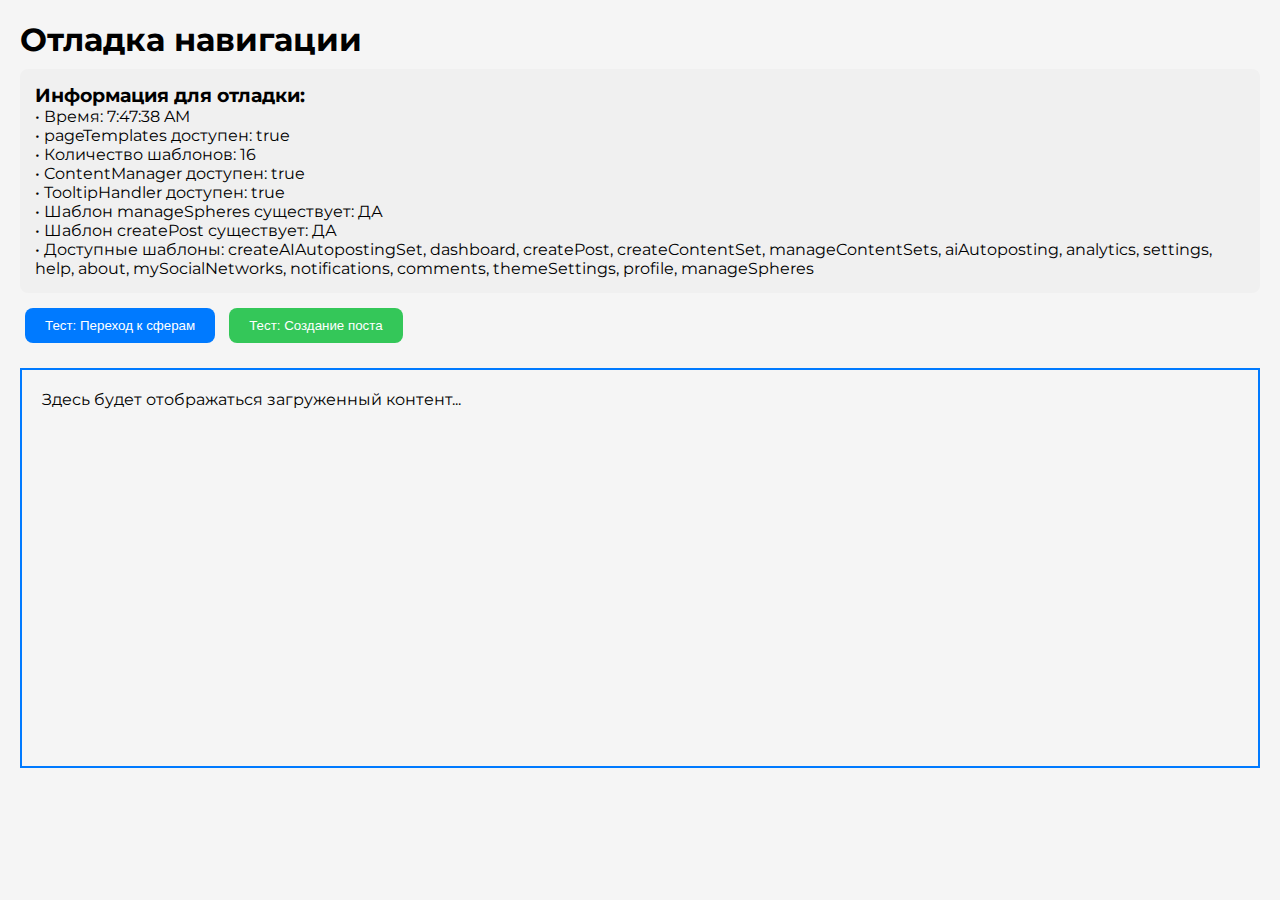
<file: test-nav-debug.html>
<!DOCTYPE html>
<html lang="ru">
<head>
<meta charset="UTF-8">
<meta name="viewport" content="width=device-width, initial-scale=1.0, maximum-scale=1.0, user-scalable=no">
<title>Test Navigation Debug</title>
<link rel="stylesheet" href="css/styles.css">
<link rel="stylesheet" href="css/sidebar-menu.css">
<link rel="stylesheet" href="css/header.css">
<link rel="stylesheet" href="css/main-content.css">
<link rel="stylesheet" href="css/button-effects.css">
<link rel="stylesheet" href="css/enhanced-button-effects.css">
<link rel="stylesheet" href="css/tooltips.css">
<link rel="stylesheet" href="css/card-tooltips.css">
<link rel="stylesheet" href="css/construction-styles.css">
<link rel="stylesheet" href="css/liquid-glass.css">
<link rel="stylesheet" href="css/spheres-page.css">
<link rel="stylesheet" href="css/instructions-section.css">
<link rel="stylesheet" href="css/force-left-align.css">
<link href="https://fonts.googleapis.com/css2?family=Montserrat:wght@400;500;600;700&family=Unbounded:wght@600;700&display=swap" rel="stylesheet">
</head>
<body>
    <div style="padding: 20px;">
        <h1>Отладка навигации</h1>
        <div id="debugInfo" style="background: #f0f0f0; padding: 15px; margin: 10px 0; border-radius: 8px;">
            <h3>Информация для отладки:</h3>
            <div id="debugContent">Загрузка...</div>
        </div>
        
        <button onclick="testNavigationToSpheres()" style="padding: 10px 20px; background: #007AFF; color: white; border: none; border-radius: 8px; cursor: pointer; margin: 5px;">
            Тест: Переход к сферам
        </button>
        
        <button onclick="testNavigationToCreatePost()" style="padding: 10px 20px; background: #34C759; color: white; border: none; border-radius: 8px; cursor: pointer; margin: 5px;">
            Тест: Создание поста
        </button>
        
        <div class="main-container" style="border: 2px solid #007AFF; padding: 20px; margin-top: 20px; min-height: 400px;">
            <p>Здесь будет отображаться загруженный контент...</p>
        </div>
    </div>

    <script src="templates/page-templates.js"></script>
    <script src="js/content-manager.js"></script>
    <script src="js/menu-handler.js"></script>
    <script src="js/navigation.js"></script>
    <script src="js/tooltip-handler.js"></script>

    <script>
        function updateDebugInfo() {
            const debugDiv = document.getElementById('debugContent');
            const info = [
                `Время: ${new Date().toLocaleTimeString()}`,
                `pageTemplates доступен: ${typeof pageTemplates !== 'undefined'}`,
                `Количество шаблонов: ${typeof pageTemplates !== 'undefined' ? Object.keys(pageTemplates).length : 0}`,
                `ContentManager доступен: ${typeof window.contentManager !== 'undefined'}`,
                `TooltipHandler доступен: ${typeof window.tooltipHandler !== 'undefined'}`,
                `Шаблон manageSpheres существует: ${typeof pageTemplates !== 'undefined' && pageTemplates.manageSpheres ? 'ДА' : 'НЕТ'}`,
                `Шаблон createPost существует: ${typeof pageTemplates !== 'undefined' && pageTemplates.createPost ? 'ДА' : 'НЕТ'}`
            ];
            
            if (typeof pageTemplates !== 'undefined') {
                info.push(`Доступные шаблоны: ${Object.keys(pageTemplates).join(', ')}`);
            }
            
            debugDiv.innerHTML = info.map(item => `<div>• ${item}</div>`).join('');
        }

        function testNavigationToSpheres() {
            console.log('=== ТЕСТ НАВИГАЦИИ К СФЕРАМ ===');
            updateDebugInfo();
            
            if (window.contentManager && typeof window.contentManager.showPage === 'function') {
                console.log('Вызываем contentManager.showPage("manageSpheres")');
                window.contentManager.showPage('manageSpheres', 'Сферы деятельности');
            } else {
                console.error('contentManager.showPage недоступен');
                alert('Ошибка: ContentManager не инициализирован');
            }
        }

        function testNavigationToCreatePost() {
            console.log('=== ТЕСТ НАВИГАЦИИ К СОЗДАНИЮ ПОСТА ===');
            updateDebugInfo();
            
            if (window.contentManager && typeof window.contentManager.showPage === 'function') {
                console.log('Вызываем contentManager.showPage("createPost")');
                window.contentManager.showPage('createPost', 'Создание поста');
            } else {
                console.error('contentManager.showPage недоступен');
                alert('Ошибка: ContentManager не инициализирован');
            }
        }

        // Обновляем информацию каждую секунду
        setInterval(updateDebugInfo, 1000);
        
        // Начальное обновление
        setTimeout(updateDebugInfo, 500);
        
        // Дополнительная проверка через 2 секунды
        setTimeout(() => {
            console.log('=== ФИНАЛЬНАЯ ПРОВЕРКА ===');
            console.log('pageTemplates:', typeof pageTemplates);
            console.log('window.contentManager:', typeof window.contentManager);
            console.log('Доступные шаблоны:', typeof pageTemplates !== 'undefined' ? Object.keys(pageTemplates) : 'недоступно');
            updateDebugInfo();
        }, 2000);
    </script>
</body>
</html>
</file>
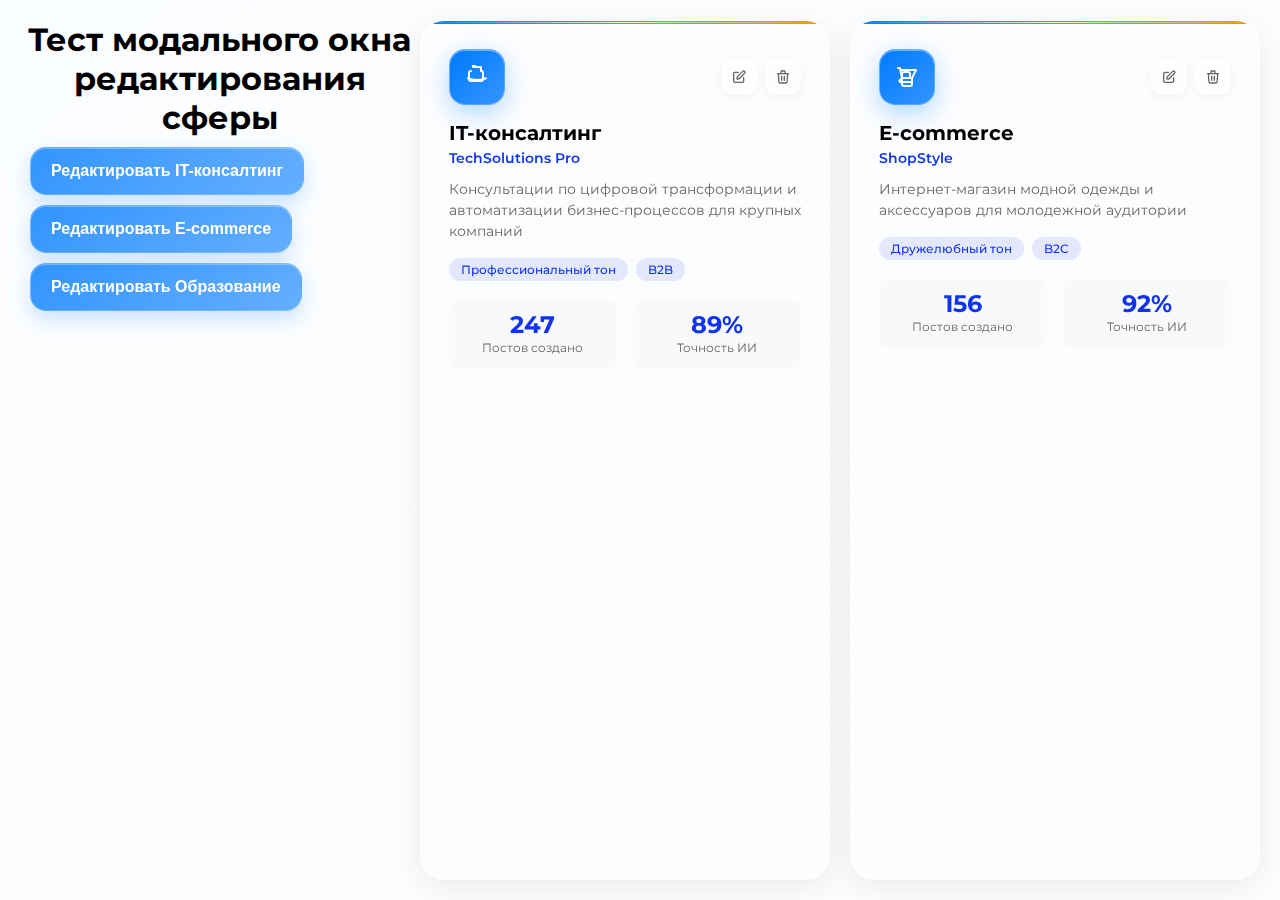
<file: test-sphere-edit.html>
<!DOCTYPE html>
<html lang="ru">
<head>
<meta charset="UTF-8">
<meta name="viewport" content="width=device-width, initial-scale=1.0">
<title>Test Sphere Edit Modal</title>
<link rel="stylesheet" href="css/styles.css">
<link rel="stylesheet" href="css/liquid-glass.css">
<link rel="stylesheet" href="css/spheres-page.css">
<link rel="stylesheet" href="css/edit-sphere-modal.css">
<link href="https://fonts.googleapis.com/css2?family=Montserrat:wght@400;500;600;700&family=Unbounded:wght@600;700&display=swap" rel="stylesheet">
</head>
<body style="background: linear-gradient(135deg, rgba(240, 248, 255, 0.3) 0%, rgba(230, 240, 255, 0.1) 100%); min-height: 100vh; padding: 20px;">
    
    <div style="text-align: center; margin-bottom: 30px;">
        <h1>Тест модального окна редактирования сферы</h1>
        <button onclick="testEditSphere1()" class="liquid-btn" style="margin: 10px;">
            Редактировать IT-консалтинг
        </button>
        <button onclick="testEditSphere2()" class="liquid-btn" style="margin: 10px;">
            Редактировать E-commerce
        </button>
        <button onclick="testEditSphere3()" class="liquid-btn" style="margin: 10px;">
            Редактировать Образование
        </button>
    </div>

    <!-- Демо карточки сфер -->
    <div style="display: grid; grid-template-columns: repeat(auto-fit, minmax(300px, 1fr)); gap: 20px; max-width: 1000px; margin: 0 auto;">
        <!-- Сфера 1 -->
        <div class="sphere-card">
            <div class="sphere-card-header">
                <div class="sphere-icon">
                    <svg width="24" height="24" fill="none" stroke="currentColor" viewBox="0 0 24 24">
                        <path stroke-linecap="round" stroke-linejoin="round" stroke-width="2" d="M21 13.255A23.931 23.931 0 0112 15c-3.183 0-6.22-.62-9-1.745M16 6V4a2 2 0 00-2-2h-4a2 2 0 00-2-2v2m8 0V6a2 2 0 012 2v6a2 2 0 01-2 2H6a2 2 0 01-2-2V8a2 2 0 012-2V6"/>
                    </svg>
                </div>
                <div class="sphere-actions">
                    <button class="action-btn edit-btn" onclick="editSphere(1)">
                        <svg width="16" height="16" fill="none" stroke="currentColor" viewBox="0 0 24 24">
                            <path stroke-linecap="round" stroke-linejoin="round" stroke-width="2" d="M11 5H6a2 2 0 00-2 2v11a2 2 0 002 2h11a2 2 0 002-2v-5m-1.414-9.414a2 2 0 112.828 2.828L11.828 15H9v-2.828l8.586-8.586z"/>
                        </svg>
                    </button>
                    <button class="action-btn delete-btn" onclick="deleteSphere(1)">
                        <svg width="16" height="16" fill="none" stroke="currentColor" viewBox="0 0 24 24">
                            <path stroke-linecap="round" stroke-linejoin="round" stroke-width="2" d="M19 7l-.867 12.142A2 2 0 0116.138 21H7.862a2 2 0 01-1.995-1.858L5 7m5 4v6m4-6v6m1-10V4a1 1 0 00-1-1h-4a1 1 0 00-1 1v3M4 7h16"/>
                        </svg>
                    </button>
                </div>
            </div>
            
            <div class="sphere-content">
                <h3 class="sphere-name">IT-консалтинг</h3>
                <p class="brand-name">TechSolutions Pro</p>
                <p class="sphere-description">Консультации по цифровой трансформации и автоматизации бизнес-процессов для крупных компаний</p>
                
                <div class="sphere-tags">
                    <span class="tag">Профессиональный тон</span>
                    <span class="tag">B2B</span>
                </div>
                
                <div class="sphere-stats">
                    <div class="stat">
                        <span class="stat-number">247</span>
                        <span class="stat-label">Постов создано</span>
                    </div>
                    <div class="stat">
                        <span class="stat-number">89%</span>
                        <span class="stat-label">Точность ИИ</span>
                    </div>
                </div>
            </div>
        </div>

        <!-- Сфера 2 -->
        <div class="sphere-card">
            <div class="sphere-card-header">
                <div class="sphere-icon">
                    <svg width="24" height="24" fill="none" stroke="currentColor" viewBox="0 0 24 24">
                        <path stroke-linecap="round" stroke-linejoin="round" stroke-width="2" d="M3 3h2l.4 2M7 13h10l4-8H5.4m0 0L7 13m0 0l-2.293 2.293c-.63.63-.184 1.707.707 1.707H17M17 13v6a2 2 0 01-2 2H9a2 2 0 01-2-2v-6m8 0V9a2 2 0 00-2-2H9a2 2 0 00-2 2v4.01"/>
                    </svg>
                </div>
                <div class="sphere-actions">
                    <button class="action-btn edit-btn" onclick="editSphere(2)">
                        <svg width="16" height="16" fill="none" stroke="currentColor" viewBox="0 0 24 24">
                            <path stroke-linecap="round" stroke-linejoin="round" stroke-width="2" d="M11 5H6a2 2 0 00-2 2v11a2 2 0 002 2h11a2 2 0 002-2v-5m-1.414-9.414a2 2 0 112.828 2.828L11.828 15H9v-2.828l8.586-8.586z"/>
                        </svg>
                    </button>
                    <button class="action-btn delete-btn" onclick="deleteSphere(2)">
                        <svg width="16" height="16" fill="none" stroke="currentColor" viewBox="0 0 24 24">
                            <path stroke-linecap="round" stroke-linejoin="round" stroke-width="2" d="M19 7l-.867 12.142A2 2 0 0116.138 21H7.862a2 2 0 01-1.995-1.858L5 7m5 4v6m4-6v6m1-10V4a1 1 0 00-1-1h-4a1 1 0 00-1 1v3M4 7h16"/>
                        </svg>
                    </button>
                </div>
            </div>
            
            <div class="sphere-content">
                <h3 class="sphere-name">E-commerce</h3>
                <p class="brand-name">ShopStyle</p>
                <p class="sphere-description">Интернет-магазин модной одежды и аксессуаров для молодежной аудитории</p>
                
                <div class="sphere-tags">
                    <span class="tag">Дружелюбный тон</span>
                    <span class="tag">B2C</span>
                </div>
                
                <div class="sphere-stats">
                    <div class="stat">
                        <span class="stat-number">156</span>
                        <span class="stat-label">Постов создано</span>
                    </div>
                    <div class="stat">
                        <span class="stat-number">92%</span>
                        <span class="stat-label">Точность ИИ</span>
                    </div>
                </div>
            </div>
        </div>
    </div>

    <script>
        function testEditSphere1() {
            editSphere(1);
        }

        function testEditSphere2() {
            editSphere(2);
        }

        function testEditSphere3() {
            editSphere(3);
        }

        function editSphere(id) {
            showEditSphereModal(id);
        }

        function deleteSphere(id) {
            if (confirm('Вы уверены, что хотите удалить эту сферу деятельности?')) {
                showNotification('Сфера успешно удалена', 'success');
            }
        }

        function showEditSphereModal(id) {
            // Получаем данные сферы (в реальном приложении из API)
            const sphereData = getSphereData(id);
            
            // Создаем модальное окно
            const modal = createEditSphereModal(sphereData);
            document.body.appendChild(modal);
            
            // Показываем модальное окно с анимацией
            setTimeout(() => {
                modal.classList.add('show');
            }, 10);
        }

        function getSphereData(id) {
            // Демо-данные для разных сфер
            const spheres = {
                1: {
                    id: 1,
                    name: 'IT-консалтинг',
                    brand: 'TechSolutions Pro',
                    description: 'Консультации по цифровой трансформации и автоматизации бизнес-процессов для крупных компаний',
                    audience: 'IT-директора, предприниматели',
                    tone: 'professional',
                    keywords: 'консалтинг, цифровизация, автоматизация'
                },
                2: {
                    id: 2,
                    name: 'E-commerce',
                    brand: 'ShopStyle',
                    description: 'Интернет-магазин модной одежды и аксессуаров для молодежной аудитории',
                    audience: 'Молодежь 18-35 лет',
                    tone: 'friendly',
                    keywords: 'мода, одежда, стиль, аксессуары'
                },
                3: {
                    id: 3,
                    name: 'Образование',
                    brand: 'EduMaster',
                    description: 'Онлайн-курсы и тренинги по профессиональному развитию для специалистов',
                    audience: 'Специалисты и руководители',
                    tone: 'expert',
                    keywords: 'обучение, курсы, развитие, навыки'
                }
            };
            
            return spheres[id] || spheres[1];
        }

        function createEditSphereModal(sphereData) {
            const modal = document.createElement('div');
            modal.className = 'liquid-modal-overlay';
            modal.innerHTML = `
                <div class="liquid-modal-container">
                    <div class="liquid-modal-header">
                        <h2 class="modal-title">Редактировать сферу деятельности</h2>
                        <button class="modal-close-btn" onclick="closeEditSphereModal()">
                            <svg width="24" height="24" fill="none" stroke="currentColor" viewBox="0 0 24 24">
                                <path stroke-linecap="round" stroke-linejoin="round" stroke-width="2" d="M6 18L18 6M6 6l12 12"/>
                            </svg>
                        </button>
                    </div>
                    
                    <div class="liquid-modal-content">
                        <form class="edit-sphere-form" onsubmit="saveEditedSphere(event, ${sphereData.id})">
                            <div class="form-section">
                                <h3 class="section-title">Основная информация</h3>
                                
                                <div class="form-row">
                                    <div class="form-group">
                                        <label for="editSphereName">Название сферы</label>
                                        <input type="text" 
                                               id="editSphereName" 
                                               class="liquid-input" 
                                               value="${sphereData.name}" 
                                               placeholder="Например: IT-консалтинг" 
                                               required>
                                    </div>
                                    <div class="form-group">
                                        <label for="editBrandName">Название бренда</label>
                                        <input type="text" 
                                               id="editBrandName" 
                                               class="liquid-input" 
                                               value="${sphereData.brand}" 
                                               placeholder="Например: TechSolutions Pro" 
                                               required>
                                    </div>
                                </div>
                                
                                <div class="form-group">
                                    <label for="editSphereDescription">Описание сферы</label>
                                    <textarea id="editSphereDescription" 
                                              class="liquid-input" 
                                              placeholder="Краткое описание вашей деятельности для лучшего понимания ИИ..."
                                              rows="4">${sphereData.description}</textarea>
                                </div>
                            </div>

                            <div class="form-section">
                                <h3 class="section-title">Дополнительные настройки</h3>
                                
                                <div class="form-row">
                                    <div class="form-group">
                                        <label for="editTargetAudience">Целевая аудитория</label>
                                        <input type="text" 
                                               id="editTargetAudience" 
                                               class="liquid-input" 
                                               value="${sphereData.audience}"
                                               placeholder="Например: IT-директора, предприниматели">
                                    </div>
                                    <div class="form-group">
                                        <label for="editContentTone">Тон общения</label>
                                        <select id="editContentTone" class="liquid-input">
                                            <option value="professional" ${sphereData.tone === 'professional' ? 'selected' : ''}>Профессиональный</option>
                                            <option value="friendly" ${sphereData.tone === 'friendly' ? 'selected' : ''}>Дружелюбный</option>
                                            <option value="casual" ${sphereData.tone === 'casual' ? 'selected' : ''}>Неформальный</option>
                                            <option value="expert" ${sphereData.tone === 'expert' ? 'selected' : ''}>Экспертный</option>
                                        </select>
                                    </div>
                                </div>
                                
                                <div class="form-group">
                                    <label for="editKeywords">Ключевые слова</label>
                                    <input type="text" 
                                           id="editKeywords" 
                                           class="liquid-input" 
                                           value="${sphereData.keywords}"
                                           placeholder="Через запятую: консалтинг, цифровизация, автоматизация">
                                </div>
                            </div>

                            <div class="modal-actions">
                                <button type="button" 
                                        class="liquid-btn-secondary help-btn" 
                                        onclick="showSphereHelp()">
                                    <svg width="20" height="20" fill="none" stroke="currentColor" viewBox="0 0 24 24">
                                        <path stroke-linecap="round" stroke-linejoin="round" stroke-width="2" d="M8.228 9c.549-1.165 2.03-2 3.772-2 2.21 0 4 1.343 4 3 0 1.4-1.278 2.575-3.006 2.907-.542.104-.994.54-.994 1.093m0 3h.01M21 12a9 9 0 11-18 0 9 9 0 0118 0z"/>
                                    </svg>
                                    Мне нужна помощь
                                </button>
                                <div class="primary-actions">
                                    <button type="button" 
                                            class="liquid-btn-secondary" 
                                            onclick="closeEditSphereModal()">
                                        Отмена
                                    </button>
                                    <button type="submit" 
                                            class="liquid-btn">
                                        <svg width="20" height="20" fill="none" stroke="currentColor" viewBox="0 0 24 24">
                                            <path stroke-linecap="round" stroke-linejoin="round" stroke-width="2" d="M5 13l4 4L19 7"/>
                                        </svg>
                                        Сохранить изменения
                                    </button>
                                </div>
                            </div>
                        </form>
                    </div>
                </div>
            `;
            
            return modal;
        }

        function closeEditSphereModal() {
            const modal = document.querySelector('.liquid-modal-overlay');
            if (modal) {
                modal.classList.add('hiding');
                setTimeout(() => {
                    document.body.removeChild(modal);
                }, 300);
            }
        }

        function saveEditedSphere(event, sphereId) {
            event.preventDefault();
            
            // Собираем данные формы
            const formData = {
                id: sphereId,
                name: document.getElementById('editSphereName').value,
                brand: document.getElementById('editBrandName').value,
                description: document.getElementById('editSphereDescription').value,
                audience: document.getElementById('editTargetAudience').value,
                tone: document.getElementById('editContentTone').value,
                keywords: document.getElementById('editKeywords').value
            };
            
            // Имитация сохранения
            showNotification('Сфера "' + formData.name + '" успешно обновлена!', 'success');
            
            // Закрываем модальное окно
            closeEditSphereModal();
            
            // В реальном приложении здесь был бы API запрос и обновление UI
            console.log('Сохраненные данные:', formData);
        }

        function showSphereHelp() {
            const helpModal = createHelpModal();
            document.body.appendChild(helpModal);
            setTimeout(() => {
                helpModal.classList.add('show');
            }, 10);
        }

        function createHelpModal() {
            const modal = document.createElement('div');
            modal.className = 'liquid-modal-overlay help-modal';
            modal.innerHTML = `
                <div class="liquid-modal-container help-container">
                    <div class="liquid-modal-header">
                        <h2 class="modal-title">Справка по настройке сфер деятельности</h2>
                        <button class="modal-close-btn" onclick="closeHelpModal()">
                            <svg width="24" height="24" fill="none" stroke="currentColor" viewBox="0 0 24 24">
                                <path stroke-linecap="round" stroke-linejoin="round" stroke-width="2" d="M6 18L18 6M6 6l12 12"/>
                            </svg>
                        </button>
                    </div>
                    
                    <div class="liquid-modal-content help-content">
                        <div class="help-section">
                            <div class="help-icon">📝</div>
                            <h3>Название сферы</h3>
                            <p>Укажите основную область вашей деятельности. Это поможет ИИ лучше понимать контекст при создании постов.</p>
                            <div class="help-examples">
                                <strong>Примеры:</strong> IT-консалтинг, Маркетинг, E-commerce, Образование, Здоровье
                            </div>
                        </div>

                        <div class="help-section">
                            <div class="help-icon">🏢</div>
                            <h3>Название бренда</h3>
                            <p>Имя вашей компании или личного бренда, которое будет использоваться в постах и упоминаниях.</p>
                            <div class="help-examples">
                                <strong>Примеры:</strong> TechSolutions Pro, МойМаркетинг, ЗдоровыйОбраз
                            </div>
                        </div>

                        <div class="help-section">
                            <div class="help-icon">📋</div>
                            <h3>Описание сферы</h3>
                            <p>Детальное описание вашей деятельности. ИИ использует эту информацию для создания релевантного контента.</p>
                            <div class="help-examples">
                                <strong>Совет:</strong> Указывайте целевую аудиторию, основные услуги и особенности
                            </div>
                        </div>

                        <div class="help-section">
                            <div class="help-icon">🎯</div>
                            <h3>Целевая аудитория</h3>
                            <p>Опишите вашу основную аудиторию. Это влияет на стиль и содержание генерируемых постов.</p>
                            <div class="help-examples">
                                <strong>Примеры:</strong> Предприниматели 25-45 лет, IT-специалисты, Молодые мамы
                            </div>
                        </div>

                        <div class="help-section">
                            <div class="help-icon">💬</div>
                            <h3>Тон общения</h3>
                            <ul>
                                <li><strong>Профессиональный</strong> — для B2B и серьезных тем</li>
                                <li><strong>Дружелюбный</strong> — для широкой аудитории</li>
                                <li><strong>Неформальный</strong> — для молодежи и развлекательного контента</li>
                                <li><strong>Экспертный</strong> — для образовательного контента</li>
                            </ul>
                        </div>

                        <div class="help-section">
                            <div class="help-icon">🔍</div>
                            <h3>Ключевые слова</h3>
                            <p>Термины и фразы, связанные с вашей деятельностью. Помогают ИИ использовать правильную терминологию.</p>
                            <div class="help-examples">
                                <strong>Совет:</strong> Используйте 5-10 ключевых слов через запятую
                            </div>
                        </div>
                    </div>
                    
                    <div class="modal-actions">
                        <button class="liquid-btn" onclick="closeHelpModal()">Понятно, спасибо!</button>
                    </div>
                </div>
            `;
            
            return modal;
        }

        function closeHelpModal() {
            const modal = document.querySelector('.help-modal');
            if (modal) {
                modal.classList.add('hiding');
                setTimeout(() => {
                    document.body.removeChild(modal);
                }, 300);
            }
        }

        function showNotification(message, type) {
            // Создаем элемент уведомления
            const notification = document.createElement('div');
            notification.className = 'notification notification-' + type;
            notification.textContent = message;
            
            // Добавляем стили
            notification.style.cssText = `
                position: fixed;
                top: 20px;
                right: 20px;
                background: ${type === 'success' ? '#34C759' : type === 'error' ? '#FF3B30' : '#007AFF'};
                color: white;
                padding: 16px 24px;
                border-radius: 16px;
                backdrop-filter: blur(20px);
                box-shadow: 0 8px 32px rgba(0, 0, 0, 0.2);
                z-index: 10000;
                animation: slideIn 0.4s cubic-bezier(0.4, 0, 0.2, 1);
                border: 1px solid rgba(255, 255, 255, 0.2);
            `;
            
            document.body.appendChild(notification);
            
            // Удаляем уведомление через 3 секунды
            setTimeout(() => {
                notification.style.animation = 'slideOut 0.4s cubic-bezier(0.4, 0, 0.2, 1)';
                setTimeout(() => {
                    document.body.removeChild(notification);
                }, 400);
            }, 3000);
        }
    </script>

    <style>
        @keyframes slideIn {
            from {
                transform: translateX(100%);
                opacity: 0;
            }
            to {
                transform: translateX(0);
                opacity: 1;
            }
        }

        @keyframes slideOut {
            from {
                transform: translateX(0);
                opacity: 1;
            }
            to {
                transform: translateX(100%);
                opacity: 0;
            }
        }
    </style>
</body>
</html>
</file>
<file: css/styles.css>
:root {
    --primary-color: #0F33EF;
    --white-color: #FFFFFF;
    --border-color: rgba(255, 255, 255, 0.4);
    --black-color: #000000;
    --gray-color: #666666;
    --light-gray: #F0F0F0;
}

* {
    margin: 0;
    padding: 0;
    box-sizing: border-box;
}

body {
    font-family: 'Montserrat', sans-serif;
    height: 100vh;
    display: flex;
    background-color: #f5f5f5;
    overflow: hidden;
    text-align: left;
}

.sidebar {
    background-color: var(--primary-color);
    width: 80px;
    height: 100%;
    padding: 24px 0;
    display: flex;
    flex-direction: column;
    align-items: center;
    border-radius: 32px 0 0 32px;
    cursor: pointer;
    z-index: 20;
    position: fixed;
    left: 0;
    top: 0;
}

@media screen and (max-width: 768px) {
    .sidebar {
        width: 60px;
        padding: 16px 0;
    }
}

@media screen and (max-width: 480px) {
    .sidebar {
        width: 50px;
        padding: 12px 0;
    }
    
    .icon-container {
        width: 35px;
        height: 35px;
    }
    
    .notification-icon {
        width: 35px;
        height: 35px;
    }
}

@media screen and (max-width: 360px) {
    .sidebar {
        width: 45px;
        padding: 10px 0;
        border-radius: 24px 0 0 24px;
    }
    
    .icon-container {
        width: 30px;
        height: 30px;
        padding: 6px;
    }
    
    .notification-icon {
        width: 30px;
        height: 30px;
        padding: 6px;
    }
    
    .icon-container img,
    .notification-icon img {
        width: 18px;
        height: 18px;
    }
}

.top-menu, .bottom-menu {
    display: flex;
    flex-direction: column;
    align-items: center;
    gap: 8px;
    width: 100%;
    padding: 0 20px;
}

.top-menu {
    margin-bottom: auto;
}

.bottom-menu {
    margin-top: auto;
}

.icon-container {
    display: flex;
    align-items: center;
    justify-content: center;
    width: 40px;
    height: 40px;
    border-radius: 8px;
    padding: 8px;
    background-color: transparent;
    border: 1px solid var(--border-color);
}

.icon-container.active {
    background-color: var(--primary-color);
    border: none;
    position: relative;
}

.icon-container.active:before {
    content: '';
    position: absolute;
    left: -20px;
    top: 50%;
    transform: translateY(-50%);
    width: 4px;
    height: 24px;
    background-color: var(--white-color);
    border-radius: 0 2px 2px 0;
}

.icon-container img {
    width: 24px;
    height: 24px;
    filter: brightness(0) invert(1);
}

.bot-icon-wrapper, .settings-icon-wrapper {
    display: flex;
    justify-content: center;
    align-items: center;
    position: relative;
}

.bot-icon-wrapper img:first-child, .settings-icon-wrapper img:first-child {
    position: absolute;
}

.notification-icon img {
    width: 24px;
    height: 24px;
    filter: brightness(0) saturate(100%) invert(12%) sepia(90%) saturate(5137%) hue-rotate(226deg) brightness(91%) contrast(98%);
}

.notification-icon {
    background-color: var(--white-color);
    border-radius: 8px;
    padding: 8px;
    margin: 16px 0;
    display: flex;
    justify-content: center;
    align-items: center;
    width: 40px;
    height: 40px;
}
</file>
<file: css/sidebar-menu.css>
.sidebar-menu {
    position: fixed;
    left: 30px; /* Изменено с 80px на 30px (сдвиг влево на 50px) */
    top: 0;
    width: 320px;
    height: 100%;
    background-color: rgba(255, 255, 255, 0.4);
    padding: 24px;
    display: flex;
    flex-direction: column;
    gap: 16px;
    transform: translateX(-100%);
    transition: transform 0.3s ease;
    z-index: 10;
    backdrop-filter: blur(10px);
    overflow-y: auto;
    box-shadow: 2px 0 10px rgba(0, 0, 0, 0.1);
}

.sidebar-menu.open {
    transform: translateX(0);
}

/* Адаптивность для меню */
@media screen and (max-width: 1024px) {
    .sidebar-menu {
        width: 280px;
    }
}

@media screen and (max-width: 768px) {
    .sidebar-menu {
        left: 10px; /* Соответственно уменьшено с 60px до 10px */
        width: 240px;
        padding: 16px;
    }
}

/* Мобильная версия - меню на весь экран */
@media screen and (max-width: 480px) {
    .sidebar-menu {
        left: 0;
        width: 100%;
        padding: 20px;
        z-index: 1000;
        background-color: rgba(255, 255, 255, 0.95);
    }
    
    .sidebar-menu.open {
        transform: translateX(0);
    }
    
    .logo-text {
        font-size: 14px;
    }
    
    .stat-title, .rec-title, .update-title, .update-message {
        font-size: 12px;
    }
    
    .stat-value, .rec-count {
        font-size: 20px;
    }
    
    .menu-text {
        font-size: 14px;
    }

    .expand-button {
        margin-right: 10px;
    }
}

@media screen and (max-width: 360px) {
    .sidebar-menu {
        padding: 16px;
    }
    
    .user-icon {
        width: 32px;
        height: 32px;
        padding: 6px;
    }
    
    .logo-text {
        font-size: 12px;
    }
    
    .stat-title, .rec-title, .update-title, .update-message {
        font-size: 11px;
    }
    
    .stat-value, .rec-count {
        font-size: 18px;
    }
    
    .menu-text {
        font-size: 12px;
    }
}

.header {
    display: flex;
    justify-content: space-between;
    align-items: center;
    width: 100%;
}

.user-info {
    display: flex;
    align-items: center;
    gap: 16px;
}

.user-icon {
    width: 40px;
    height: 40px;
    border: 1px solid var(--primary-color);
    border-radius: 8px;
    padding: 8px;
    display: flex;
    align-items: center;
    justify-content: center;
}

.logo-text {
    font-family: 'Montserrat', sans-serif;
    font-weight: 600;
    font-size: 14px;
    color: var(--black-color);
}

.expand-button {
    background: none;
    border: none;
    cursor: pointer;
}

.stat-cards {
    display: flex;
    flex-direction: column;
    gap: 8px;
    width: 100%;
}

.stat-card {
    display: flex;
    align-items: center;
    justify-content: space-between;
    width: 100%;
    padding: 8px 16px;
    border-radius: 8px;
    border: 1px solid rgba(15, 51, 239, 0.32);
    background: linear-gradient(to top, #FFFFFF, rgba(255, 255, 255, 0));
}

.stat-title {
    font-family: 'Montserrat', sans-serif;
    font-weight: 500;
    font-size: 12px;
    color: var(--black-color);
}

.stat-value {
    font-family: 'Montserrat', sans-serif;
    font-weight: 600;
    font-size: 20px;
    color: var(--black-color);
}

.recommendation-card {
    display: flex;
    align-items: center;
    justify-content: space-between;
    width: 100%;
    padding: 8px;
    border-radius: 8px;
    border: 1px solid var(--white-color);
    background: linear-gradient(to top, #FFFFFF, rgba(255, 255, 255, 0));
}

.rec-info {
    display: flex;
    align-items: center;
    gap: 8px;
}

.rec-title {
    font-family: 'Montserrat', sans-serif;
    font-weight: 500;
    font-size: 12px;
    color: var(--black-color);
    max-width: 200px;
}

.rec-count {
    font-family: 'Montserrat', sans-serif;
    font-weight: 600;
    font-size: 20px;
    color: var(--black-color);
    display: flex;
    align-items: center;
    justify-content: center;
    width: 24px;
    height: 24px;
}

.menu-links {
    display: flex;
    flex-direction: column;
    gap: 14px;
    width: 100%;
}

.menu-item {
    display: flex;
    justify-content: space-between;
    align-items: center;
    width: 100%;
    text-decoration: none;
    padding: 8px 0;
}

.menu-divider {
    width: 100%;
    height: 1px;
    background-color: var(--light-gray);
    margin: 0;
}

.menu-text {
    font-family: 'Montserrat', sans-serif;
    font-weight: 600;
    font-size: 12px;
    color: var(--primary-color);
}

.menu-text.gray {
    color: var(--gray-color);
}

.arrow-icon {
    width: 24px;
    height: 24px;
}

.data-update {
    display: flex;
    flex-direction: column;
    gap: 8px;
    width: 100%;
    margin-top: auto;
}

.update-header {
    display: flex;
    align-items: center;
    gap: 8px;
}

.refresh-icon {
    color: var(--primary-color);
}

.update-title {
    font-family: 'Montserrat', sans-serif;
    font-weight: 500;
    font-size: 12px;
    color: var(--black-color);
}

.update-message {
    font-family: 'Montserrat', sans-serif;
    font-weight: 500;
    font-size: 12px;
    color: var(--gray-color);
}

.highlight {
    color: var(--primary-color);
    cursor: pointer;
}

/* Стили для выпадающего подменю */
.menu-item-dropdown {
    position: relative;
    width: 100%;
}

/* Стили активного пункта меню при открытом подменю */
.menu-item-dropdown.active .menu-item {
    background-color: #0F33EF;
    border-radius: 8px;
    padding: 8px !important;
}

.menu-item-dropdown.active .menu-text {
    color: #FFFFFF;
}

.menu-item-dropdown.active .arrow-icon {
    filter: brightness(0) invert(1);
}

.submenu {
    display: none;
    flex-direction: column;
    gap: 8px;
    padding-top: 8px;
    padding-left: 16px;
}

.submenu.active {
    display: flex;
}

.submenu-item {
    display: flex;
    align-items: center;
    gap: 8px;
    text-decoration: none;
    padding: 4px 0;
}

.bullet {
    font-size: 16px;
    color: #666666;
}

.submenu-text {
    font-family: 'Montserrat', sans-serif;
    font-weight: 500;
    font-size: 12px;
    color: #666666;
}
</file>
<file: css/header.css>
.header-container {
    display: flex;
    flex-wrap: nowrap;
    gap: 24px;
    width: 100%;
    padding: 20px;
    overflow-x: auto;
    scrollbar-width: none; /* Для Firefox */
    -ms-overflow-style: none; /* Для IE и Edge */
    -webkit-overflow-scrolling: touch; /* Плавная прокрутка на iOS */
}

.header-container::-webkit-scrollbar {
    display: none; /* Для Chrome, Safari и Opera */
}

.header-card {
    display: flex;
    align-items: center;
    justify-content: space-between;
    gap: 16px;
    padding: 8px 16px;
    height: 40px;
    border-radius: 8px;
    flex-shrink: 0;
    background: linear-gradient(to top, rgba(255, 255, 255, 1), rgba(255, 255, 255, 0));
    cursor: pointer;
    transition: all 0.3s ease;
    min-width: 200px;
    overflow: hidden;
    box-sizing: border-box;
}

.header-card:hover {
    box-shadow: 0 2px 8px rgba(0, 0, 0, 0.1);
}

.header-card.active {
    border: 1px solid var(--primary-color);
}

.header-card:not(.active) {
    border: 1px solid var(--white-color);
}

.card-title {
    font-family: 'Montserrat', sans-serif;
    font-weight: 500;
    font-size: 12px;
    line-height: 1.25em;
    color: var(--black-color);
    width: 150px;
    display: flex;
    flex-direction: column;
    flex-grow: 1;
    flex-shrink: 1;
    overflow: hidden;
    text-overflow: ellipsis;
    white-space: normal;
    /* Ограничиваем высоту для двух строк текста */
    max-height: 2.5em;
}

.card-value {
    font-family: 'Montserrat', sans-serif;
    font-weight: 600;
    font-size: 20px;
    line-height: 1.25em;
    color: var(--black-color);
    margin-left: auto;
    flex-shrink: 0;
    width: 30px;
    text-align: right;
}

/* Медиа-запросы для адаптивности */
@media screen and (max-width: 1200px) {
    .header-container {
        gap: 16px;
    }
}

@media screen and (max-width: 768px) {
    .header-container {
        gap: 12px;
        padding: 16px;
        flex-wrap: wrap;
        justify-content: flex-start;
    }
    
    .header-card {
        padding: 8px 12px;
        min-width: 180px;
        flex: 1 1 calc(50% - 6px);
        max-width: calc(50% - 6px);
    }
    
    .card-title {
        font-size: 11px;
        width: auto;
        max-height: 2.2em;
        flex: 1;
    }
    
    .card-value {
        font-size: 18px;
        width: 25px;
    }
}

@media screen and (max-width: 480px) {
    .header-container {
        gap: 8px;
        padding: 10px;
        flex-direction: column;
        align-items: stretch;
    }
    
    .header-card {
        padding: 8px 12px;
        min-width: auto;
        width: 100%;
        flex: none;
        max-width: none;
        height: auto;
        min-height: 40px;
    }
    
    .card-title {
        font-size: 11px;
        width: auto;
        max-height: none;
        flex: 1;
        line-height: 1.3em;
    }
    
    .card-value {
        font-size: 18px;
        width: auto;
        min-width: 25px;
    }
}

@media screen and (max-width: 360px) {
    .header-container {
        padding: 8px;
        gap: 6px;
    }
    
    .header-card {
        padding: 6px 10px;
        min-height: 35px;
    }
    
    .card-title {
        font-size: 10px;
    }
    
    .card-value {
        font-size: 16px;
    }
}

/* Стили для совместимости с раскрытым меню */
.content-wrapper {
    display: flex;
    flex-direction: column;
    width: 100%;
    height: 100vh;
    overflow-x: hidden;
    margin-left: 80px; /* Ширина боковой панели */
    transition: margin-left 0.3s ease;
}

.content-wrapper.menu-open {
    margin-left: 400px; /* Ширина боковой панели + ширина меню */
}

@media screen and (max-width: 1024px) {
    .content-wrapper.menu-open {
        margin-left: 320px;
    }
}

@media screen and (max-width: 768px) {
    .content-wrapper {
        margin-left: 60px;
    }
    
    .content-wrapper.menu-open {
        margin-left: 280px;
    }
}

@media screen and (max-width: 480px) {
    .content-wrapper {
        margin-left: 60px;
    }
    
    .content-wrapper.menu-open {
        margin-left: 240px;
    }
}

@media screen and (max-width: 360px) {
    .content-wrapper {
        margin-left: 50px;
    }
    
    .content-wrapper.menu-open {
        margin-left: 220px;
    }
}
</file>
<file: css/main-content.css>
/* Основной контент */
.main-container {
    display: flex;
    flex-direction: column;
    gap: 24px;
    width: 100%;
    padding: 20px;
    margin-top: 20px;
}

.main-row {
    display: flex;
    flex-direction: row;
    gap: 24px;
    width: 100%;
}

/* Левый блок - AutoSMM в режиме ОБТ */
.info-block {
    flex: 1;
    background: linear-gradient(to top, rgba(255, 255, 255, 0.95), rgba(255, 255, 255, 0.6));
    border: 1px solid var(--white-color);
    border-radius: 16px;
    padding: 40px;
    position: relative;
    overflow: hidden;
    backdrop-filter: blur(2px);
    box-shadow: 0 4px 20px rgba(0, 0, 0, 0.05);
}

.info-block-title {
    font-family: 'Unbounded', sans-serif;
    font-weight: 600;
    font-size: 40px;
    line-height: 1.25em;
    color: var(--black-color);
    margin-bottom: 16px;
    position: relative;
    z-index: 2;
}

.info-block-title span {
    color: var(--primary-color);
}

.info-block-subtitle {
    font-family: 'Montserrat', sans-serif;
    font-weight: 700;
    font-size: 20px;
    line-height: 1.25em;
    color: var(--black-color);
    margin-bottom: 24px;
    position: relative;
    z-index: 2;
}

.info-features {
    display: flex;
    flex-direction: row;
    gap: 32px;
    margin-bottom: 32px;
    position: relative;
    z-index: 2;
}

.info-feature {
    display: flex;
    flex-direction: column;
    align-items: center;
    gap: 8px;
}

.info-feature-value {
    font-family: 'Montserrat', sans-serif;
    font-weight: 700;
    font-size: 32px;
    line-height: 1.25em;
    color: var(--primary-color);
}

.infinity-icon {
    font-family: 'Montserrat', sans-serif;
    font-weight: 500;
    font-size: 64px;
    line-height: 0.625em;
    color: var(--primary-color);
}

.info-feature-label {
    font-family: 'Montserrat', sans-serif;
    font-weight: 500;
    font-size: 12px;
    line-height: 1.25em;
    color: var(--black-color);
    text-align: center;
}

.info-buttons {
    display: flex;
    flex-direction: row;
    gap: 16px;
    position: relative;
    z-index: 2;
}

.support-button {
    display: flex;
    justify-content: center;
    align-items: center;
    gap: 16px;
    padding: 16px 32px;
    background-color: var(--primary-color);
    color: var(--white-color);
    border-radius: 40px;
    font-family: 'Unbounded', sans-serif;
    font-weight: 700;
    font-size: 16px;
    line-height: 1em;
    cursor: pointer;
    border: none;
    transition: all 0.3s ease;
}

.support-button:hover {
    background-color: #0b2ad9;
}

.play-button {
    display: flex;
    justify-content: center;
    align-items: center;
    width: 64px;
    height: 64px;
    background-color: var(--primary-color);
    border-radius: 40px;
    cursor: pointer;
    border: none;
    transition: all 0.3s ease;
}

.play-button:hover {
    background-color: #0b2ad9;
}

.play-button img {
    width: 24px;
    height: 24px;
}

.robot-image {
    position: absolute;
    right: -20px;
    top: 0;
    height: 100%;
    object-fit: cover;
    z-index: -1;
    opacity: 0.3;
    transition: opacity 0.3s ease, right 0.3s ease, transform 0.3s ease;
}

/* Правый блок - Этапы начала работы */
.steps-block {
    flex: 0.6; /* Уменьшено с 1 до 0.6, чтобы сделать блок меньше по размеру */
    background: linear-gradient(to top, rgba(255, 255, 255, 1), rgba(255, 255, 255, 0));
    border: 1px solid var(--white-color);
    border-radius: 16px;
    padding: 32px; /* Уменьшено с 40px до 32px для более компактного вида */
    display: flex;
    flex-direction: column;
    gap: 12px; /* Уменьшено с 16px до 12px для более компактного вида */
}

.steps-title {
    font-family: 'Montserrat', sans-serif;
    font-weight: 600;
    font-size: 20px;
    line-height: 1.25em;
    color: var(--black-color);
    margin-bottom: 4px; /* Уменьшено с 8px до 4px */
}

.step-item {
    display: flex;
    flex-direction: row;
    align-items: center;
    gap: 12px; /* Уменьшено с 16px до 12px */
    width: 100%;
    padding: 8px 12px; /* Уменьшено с 12px 16px до 8px 12px */
    border-radius: 12px;
    transition: all 0.3s ease;
    cursor: pointer;
    position: relative;
    overflow: hidden;
    background-color: rgba(255, 255, 255, 0.5);
    box-shadow: 0 2px 8px rgba(0, 0, 0, 0.05);
    margin-bottom: 6px; /* Уменьшено с 8px до 6px */
    text-decoration: none;
}

.step-number {
    font-family: 'Montserrat', sans-serif;
    font-weight: 600;
    font-size: 18px; /* Уменьшено с 20px до 18px */
    line-height: 1em;
    color: var(--primary-color);
    display: flex;
    justify-content: center;
    align-items: center;
    width: 34px; /* Уменьшено с 40px до 34px */
    height: 34px; /* Уменьшено с 40px до 34px */
}

.step-text {
    font-family: 'Montserrat', sans-serif;
    font-weight: 500;
    font-size: 12px;
    line-height: 1.25em;
    color: var(--black-color);
    flex: 1;
    width: calc(100% - 46px); /* Адаптировано под новый размер шага */
}

.step-item::before {
    content: '';
    position: absolute;
    top: 0;
    left: 0;
    width: 4px;
    height: 100%;
    background-color: var(--primary-color);
    opacity: 0;
    transition: all 0.3s ease;
}

.step-item:hover {
    background-color: rgba(255, 255, 255, 0.9);
    box-shadow: 0 4px 12px rgba(15, 51, 239, 0.15);
    transform: translateY(-2px);
}

.step-item:hover::before {
    opacity: 1;
}

/* Применение эффекта нажатия */
.step-item.clicked {
    transform: scale(0.98);
    box-shadow: 0 2px 4px rgba(15, 51, 239, 0.2);
}

/* Изменение цвета при наведении */
.step-item:hover .step-number {
    color: var(--black-color);
}

/* Дополнительный элемент для эффекта после */
.step-item::after {
    content: '→';
    font-family: 'Montserrat', sans-serif;
    font-weight: 500;
    font-size: 16px;
    line-height: 1em;
    color: var(--black-color);
    opacity: 0;
    transform: translateX(-10px);
    transition: all 0.3s ease;
}

.step-item:hover::after {
    opacity: 1;
    transform: translateX(0);
}

/* Инструкции */
.instructions-section {
    margin-top: 32px;
}

.instructions-title {
    font-family: 'Montserrat', sans-serif;
    font-weight: 600;
    font-size: 24px;
    line-height: 1.25em;
    color: var(--black-color);
    margin-bottom: 24px;
    text-align: center;
}

/* Адаптивность */
@media screen and (max-width: 992px) {
    .main-row {
        flex-direction: column;
    }
    
    .info-block, .steps-block {
        width: 100%;
    }
    
    .robot-image {
        right: -20px;
        opacity: 0.7;
    }
}

@media screen and (max-width: 768px) {
    .info-block, .steps-block {
        padding: 30px;
    }
    
    .robot-image {
        right: -80px;
    }
    
    .steps-title {
        font-size: 18px;
    }
}

@media screen and (max-width: 576px) {
    .main-container {
        padding: 15px;
    }
    
    .info-block, .steps-block {
        padding: 20px;
    }
    
    .info-block-title {
        font-size: 24px;
    }
    
    .info-block-subtitle {
        font-size: 14px;
    }
    
    .info-features {
        gap: 16px;
        flex-wrap: wrap;
        justify-content: center;
    }
    
    .info-feature {
        min-width: 85px;
    }
    
    .info-feature-value {
        font-size: 22px;
    }
    
    .infinity-icon {
        font-size: 40px;
    }
    
    .info-feature-label {
        font-size: 11px;
    }
    
    .info-buttons {
        flex-direction: column;
        width: 100%;
    }
    
    .support-button {
        width: 100%;
    }
    
    .play-button {
        width: 48px;
        height: 48px;
        align-self: center;
    }
    
    .robot-image {
        opacity: 0.15;
        right: -50%;
        transform: translateX(25%);
    }
    
    .steps-title {
        font-size: 16px;
    }
    
    .step-number {
        font-size: 16px; /* Уменьшено с 18px до 16px */
        width: 28px; /* Уменьшено с 30px до 28px */
    }
    
    .step-text {
        font-size: 11px;
    }
    
    .step-item {
        padding: 8px 10px; /* Уменьшено с 10px 12px до 8px 10px */
    }
    
    .step-item::after {
        font-size: 12px; /* Уменьшено с 14px до 12px */
    }
}

/* Поддержка для режима с открытым меню */
.content-wrapper.menu-open .robot-image {
    right: -80px;
}

@media screen and (max-width: 1200px) {
    .content-wrapper.menu-open .robot-image {
        right: -100px;
    }
}

@media screen and (max-width: 992px) {
    .content-wrapper.menu-open .robot-image {
        opacity: 0.2;
    }
}

/* Смещение контента при открытом меню */
.content-wrapper.menu-open {
    margin-left: 270px; /* Было 320px, сдвинуто влево на 50px */
}

@media screen and (max-width: 1024px) {
    .content-wrapper.menu-open {
        margin-left: 230px; /* Было 280px, сдвинуто влево на 50px */
    }
}

@media screen and (max-width: 768px) {
    .content-wrapper.menu-open {
        margin-left: 190px; /* Было 240px, сдвинуто влево на 50px */
    }
}

@media screen and (max-width: 480px) {
    .content-wrapper.menu-open {
        margin-left: 150px; /* Было 200px, сдвинуто влево на 50px */
    }
}

@media screen and (max-width: 360px) {
    .content-wrapper.menu-open {
        margin-left: 130px; /* Было 180px, сдвинуто влево на 50px */
    }
}/* Корректировка для мобильного меню на весь экран */
@media screen and (max-width: 480px) {
    .content-wrapper.menu-open {
        margin-left: 0; /* На мобильных устройствах содержимое не сдвигается, а скрывается под меню */
    }
}/* Стили для страниц с заглушками */
.content-page {
    background: white;
    border-radius: 16px;
    padding: 40px;
    margin-top: 20px;
    box-shadow: 0 4px 20px rgba(0, 0, 0, 0.05);
}

.page-title {
    font-family: 'Unbounded', sans-serif;
    font-weight: 600;
    font-size: 28px;
    margin-bottom: 24px;
    color: var(--black-color);
}

.construction-notice {
    text-align: center;
    padding: 40px 20px;
    max-width: 600px;
    margin: 0 auto;
}

.construction-icon {
    width: 80px;
    height: 80px;
    margin-bottom: 16px;
}

.construction-notice h2 {
    font-family: 'Montserrat', sans-serif;
    font-weight: 600;
    font-size: 22px;
    margin-bottom: 16px;
    color: var(--black-color);
}

.construction-notice p {
    font-family: 'Montserrat', sans-serif;
    font-weight: 500;
    font-size: 14px;
    line-height: 1.5;
    color: var(--gray-color);
    margin-bottom: 8px;
}

/* Адаптивность для страниц с заглушками */
@media screen and (max-width: 768px) {
    .content-page {
        padding: 24px;
    }
    
    .page-title {
        font-size: 24px;
    }
    
    .construction-notice {
        padding: 20px 10px;
    }
    
    .construction-icon {
        width: 60px;
        height: 60px;
    }
    
    .construction-notice h2 {
        font-size: 18px;
    }
    
    .construction-notice p {
        font-size: 13px;
    }
}

@media screen and (max-width: 480px) {
    .content-page {
        padding: 16px;
    }
    
    .page-title {
        font-size: 20px;
    }
    
    .construction-notice h2 {
        font-size: 16px;
    }
    
    .construction-notice p {
        font-size: 12px;
    }
}
</file>
<file: css/button-effects.css>
/* Эффекты для кнопок-шагов */
.step-item {
    position: relative;
    overflow: hidden;
}

/* Эффект волны при клике */
.step-item::before {
    content: '';
    position: absolute;
    top: 0;
    left: 0;
    width: 4px;
    height: 100%;
    background-color: var(--primary-color);
    opacity: 0;
    transition: all 0.3s ease;
}

.step-item:after {
    content: '→';
    font-family: 'Montserrat', sans-serif;
    font-weight: 600;
    font-size: 16px;
    color: var(--primary-color);
    opacity: 0;
    margin-left: auto;
    transition: all 0.3s ease;
}

/* Эффект при наведении */
.step-item:hover {
    background-color: rgba(255, 255, 255, 0.9);
    box-shadow: 0 4px 12px rgba(15, 51, 239, 0.15);
    transform: translateY(-2px);
}

.step-item:hover::before {
    opacity: 1;
}

.step-item:hover::after {
    opacity: 1;
    transform: translateX(3px);
}

/* Эффект при клике */
.step-item.clicked {
    animation: pulse 0.3s ease-in-out;
}

.step-item:active {
    transform: translateY(0);
    box-shadow: 0 2px 4px rgba(15, 51, 239, 0.1);
}

/* Эффекты для номера шага */
.step-item:hover .step-number {
    font-weight: 700;
    transform: scale(1.1);
    text-shadow: 0 0 8px rgba(15, 51, 239, 0.3);
}

/* Эффекты для текста шага */
.step-item:hover .step-text {
    font-weight: 600;
    color: var(--primary-color);
}

/* Создаем эффект пульсации */
@keyframes pulse {
    0% {
        box-shadow: 0 0 0 0 rgba(15, 51, 239, 0.4);
    }
    70% {
        box-shadow: 0 0 0 8px rgba(15, 51, 239, 0);
    }
    100% {
        box-shadow: 0 0 0 0 rgba(15, 51, 239, 0);
    }
}

/* Эффект свечения для шага */
.step-item:nth-child(1) { animation-delay: 0.1s; }
.step-item:nth-child(2) { animation-delay: 0.2s; }
.step-item:nth-child(3) { animation-delay: 0.3s; }
.step-item:nth-child(4) { animation-delay: 0.4s; }
.step-item:nth-child(5) { animation-delay: 0.5s; }
.step-item:nth-child(6) { animation-delay: 0.6s; }

.step-item:hover {
    animation: glow 1.5s ease-in-out infinite alternate;
}

@keyframes glow {
    from {
        box-shadow: 0 0 5px rgba(15, 51, 239, 0.1), 0 0 10px rgba(15, 51, 239, 0.1);
    }
    to {
        box-shadow: 0 0 10px rgba(15, 51, 239, 0.2), 0 0 20px rgba(15, 51, 239, 0.2);
    }
}
</file>
<file: css/enhanced-button-effects.css>
/* Улучшенные эффекты для кнопок в меню */

/* Эффекты для иконок в боковом меню */
.icon-container {
    transition: all 0.4s cubic-bezier(0.165, 0.84, 0.44, 1);
    position: relative;
    overflow: hidden;
}

/* Создаем фон-градиент, который будет появляться при наведении */
.icon-container::after {
    content: '';
    position: absolute;
    top: 0;
    left: 0;
    width: 100%;
    height: 100%;
    background: linear-gradient(135deg, rgba(15, 51, 239, 0.2) 0%, rgba(15, 51, 239, 0.1) 100%);
    opacity: 0;
    border-radius: 8px;
    transition: opacity 0.4s ease, transform 0.3s ease;
    transform: scale(0.8);
    z-index: -1;
}

/* Эффект при наведении */
.icon-container:hover {
    transform: translateY(-2px);
    border-color: var(--primary-color);
    box-shadow: 0 4px 12px rgba(15, 51, 239, 0.15);
}

.icon-container:hover::after {
    opacity: 1;
    transform: scale(1);
}

/* Эффект при клике */
.icon-container:active {
    transform: scale(0.95);
    box-shadow: 0 2px 5px rgba(15, 51, 239, 0.1);
}

/* Эффект для изображений внутри иконок */
.icon-container img {
    transition: transform 0.3s ease, filter 0.3s ease;
}

.icon-container:hover img {
    transform: scale(1.15);
}

/* Специальный эффект для активной иконки */
.icon-container.active {
    overflow: visible;
    animation: pulseActive 2s infinite alternate;
}

.icon-container.active::before {
    content: '';
    position: absolute;
    left: -20px;
    top: 50%;
    transform: translateY(-50%);
    width: 4px;
    height: 24px;
    background-color: var(--white-color);
    border-radius: 0 2px 2px 0;
    box-shadow: 0 0 8px rgba(255, 255, 255, 0.8);
    animation: glowMarker 1.5s infinite alternate;
}

/* Анимация пульсации для активной иконки */
@keyframes pulseActive {
    0% {
        box-shadow: 0 0 0 0 rgba(15, 51, 239, 0.7);
    }
    70% {
        box-shadow: 0 0 0 10px rgba(15, 51, 239, 0);
    }
    100% {
        box-shadow: 0 0 0 0 rgba(15, 51, 239, 0);
    }
}

/* Анимация свечения для маркера активной иконки */
@keyframes glowMarker {
    from {
        box-shadow: 0 0 3px rgba(255, 255, 255, 0.6);
    }
    to {
        box-shadow: 0 0 8px rgba(255, 255, 255, 0.9), 0 0 15px rgba(15, 51, 239, 0.7);
    }
}

/* Улучшенный эффект для иконки уведомлений */
.notification-icon {
    transition: all 0.4s cubic-bezier(0.175, 0.885, 0.32, 1.275);
    position: relative;
    overflow: hidden;
}

.notification-icon::after {
    content: '';
    position: absolute;
    top: 0;
    left: 0;
    width: 100%;
    height: 100%;
    background: radial-gradient(circle, rgba(255, 255, 255, 0.9) 0%, rgba(255, 255, 255, 0.5) 100%);
    opacity: 0;
    border-radius: 8px;
    transition: opacity 0.3s ease, transform 0.3s ease;
    transform: scale(0);
    z-index: -1;
}

.notification-icon:hover {
    transform: rotate(10deg) scale(1.1);
    box-shadow: 0 5px 15px rgba(15, 51, 239, 0.2);
}

.notification-icon:hover::after {
    opacity: 1;
    transform: scale(1);
}

.notification-icon:active {
    transform: scale(0.95);
}

.notification-icon img {
    transition: transform 0.3s ease;
}

.notification-icon:hover img {
    transform: scale(1.1);
    animation: shake 0.82s cubic-bezier(.36,.07,.19,.97) both;
}

/* Анимация тряски для иконки уведомлений */
@keyframes shake {
    10%, 90% {
        transform: translate3d(-1px, 0, 0);
    }
    
    20%, 80% {
        transform: translate3d(2px, 0, 0);
    }
    
    30%, 50%, 70% {
        transform: translate3d(-3px, 0, 0);
    }
    
    40%, 60% {
        transform: translate3d(3px, 0, 0);
    }
}

/* Улучшенные эффекты для пунктов меню в боковом меню */
.menu-item {
    position: relative;
    transition: all 0.3s ease;
    overflow: hidden;
    border-radius: 8px;
}

.menu-item::before {
    content: '';
    position: absolute;
    left: -100%;
    top: 0;
    width: 100%;
    height: 100%;
    background: linear-gradient(90deg, rgba(15, 51, 239, 0.1) 0%, rgba(15, 51, 239, 0.03) 50%, transparent 100%);
    transition: all 0.5s ease;
    z-index: -1;
}

.menu-item:hover {
    padding-left: 8px;
    background-color: rgba(255, 255, 255, 0.7);
    box-shadow: 0 2px 8px rgba(15, 51, 239, 0.1);
}

.menu-item:hover::before {
    left: 0;
}

.menu-item:active {
    transform: scale(0.98);
}

/* Анимация для текста пункта меню */
.menu-text {
    transition: all 0.3s ease;
    position: relative;
}

.menu-item:hover .menu-text {
    color: var(--primary-color);
    transform: scale(1.03);
    font-weight: 700;
}

/* Анимация для стрелки в меню */
.arrow-icon {
    transition: all 0.3s ease;
}

.menu-item:hover .arrow-icon {
    transform: translateX(3px);
}

/* Улучшенные эффекты для подменю */
.submenu-item {
    transition: all 0.3s ease;
    position: relative;
    overflow: hidden;
    border-radius: 4px;
}

.submenu-item::before {
    content: '';
    position: absolute;
    left: -100%;
    top: 0;
    width: 100%;
    height: 100%;
    background: linear-gradient(90deg, rgba(15, 51, 239, 0.05) 0%, rgba(15, 51, 239, 0.02) 50%, transparent 100%);
    transition: all 0.5s ease;
    z-index: -1;
}

.submenu-item:hover {
    padding-left: 12px;
    background-color: rgba(255, 255, 255, 0.7);
}

.submenu-item:hover::before {
    left: 0;
}

.submenu-item:hover .submenu-text {
    color: var(--primary-color);
}

.submenu-item:hover .bullet {
    color: var(--primary-color);
}

/* Эффект для меню при открытии подменю */
.menu-item-dropdown.active .menu-item {
    background: linear-gradient(135deg, var(--primary-color) 0%, rgba(15, 51, 239, 0.8) 100%);
    box-shadow: 0 4px 15px rgba(15, 51, 239, 0.3);
    animation: expandMenu 0.3s ease-out forwards;
}

@keyframes expandMenu {
    0% {
        transform: scale(0.98);
    }
    50% {
        transform: scale(1.02);
    }
    100% {
        transform: scale(1);
    }
}

/* Эффект появления подменю */
.submenu.active {
    animation: fadeInSubmenu 0.4s ease forwards;
}

@keyframes fadeInSubmenu {
    from {
        opacity: 0;
        transform: translateY(-10px);
    }
    to {
        opacity: 1;
        transform: translateY(0);
    }
}
</file>
<file: css/tooltips.css>
/* Современные всплывающие подсказки для кнопок меню */

/* Базовые стили для контейнера подсказок */
.tooltip-wrapper {
    position: relative;
    display: inline-block;
}

/* Стили для подсказки */
.tooltip {
    visibility: hidden;
    opacity: 0;
    position: absolute;
    left: 120%;
    top: 50%;
    transform: translateY(-50%);
    background: linear-gradient(135deg, #1a1a1a 0%, #2d2d2d 100%);
    color: #ffffff;
    text-align: left;
    padding: 12px 16px;
    border-radius: 12px;
    font-family: 'Montserrat', sans-serif;
    font-size: 13px;
    font-weight: 500;
    line-height: 1.4;
    white-space: nowrap;
    z-index: 1000;
    box-shadow: 
        0 10px 30px rgba(0, 0, 0, 0.3),
        0 6px 20px rgba(0, 0, 0, 0.15),
        inset 0 1px 0 rgba(255, 255, 255, 0.1);
    backdrop-filter: blur(10px);
    border: 1px solid rgba(255, 255, 255, 0.1);
    transition: all 0.3s cubic-bezier(0.68, -0.55, 0.265, 1.55);
    pointer-events: none;
}

/* Стрелка подсказки */
.tooltip::before {
    content: "";
    position: absolute;
    top: 50%;
    left: -6px;
    transform: translateY(-50%);
    border-style: solid;
    border-width: 6px 6px 6px 0;
    border-color: transparent #2d2d2d transparent transparent;
    filter: drop-shadow(-1px 0px 1px rgba(0, 0, 0, 0.1));
}

/* Заголовок подсказки */
.tooltip-title {
    font-weight: 600;
    font-size: 14px;
    color: #ffffff;
    margin-bottom: 4px;
    display: block;
}

/* Описание подсказки */
.tooltip-description {
    font-weight: 400;
    font-size: 12px;
    color: rgba(255, 255, 255, 0.8);
    line-height: 1.3;
}

/* Показать подсказку при наведении */
.tooltip-wrapper:hover .tooltip {
    visibility: visible;
    opacity: 1;
    transform: translateY(-50%) translateX(8px);
}

/* Анимация появления */
@keyframes tooltipFadeIn {
    0% {
        opacity: 0;
        transform: translateY(-50%) translateX(-5px) scale(0.8);
    }
    100% {
        opacity: 1;
        transform: translateY(-50%) translateX(8px) scale(1);
    }
}

.tooltip-wrapper:hover .tooltip {
    animation: tooltipFadeIn 0.3s cubic-bezier(0.68, -0.55, 0.265, 1.55) forwards;
}

/* Адаптивность для мобильных устройств */
@media screen and (max-width: 768px) {
    .tooltip {
        left: 150%;
        font-size: 12px;
        padding: 8px 12px;
        border-radius: 8px;
        white-space: normal;
        max-width: 200px;
    }
    
    .tooltip-title {
        font-size: 13px;
    }
    
    .tooltip-description {
        font-size: 11px;
    }
}

@media screen and (max-width: 480px) {
    .tooltip {
        left: 100%;
        top: -60px;
        transform: translateX(0);
        max-width: 180px;
    }
    
    .tooltip::before {
        top: 100%;
        left: 20px;
        transform: translateX(-50%);
        border-width: 0 6px 6px 6px;
        border-color: transparent transparent #2d2d2d transparent;
    }
    
    .tooltip-wrapper:hover .tooltip {
        transform: translateY(-8px) translateX(0);
    }
}

/* Специальные стили для разных типов подсказок */
.tooltip.primary {
    background: linear-gradient(135deg, var(--primary-color) 0%, rgba(15, 51, 239, 0.9) 100%);
}

.tooltip.primary::before {
    border-color: transparent var(--primary-color) transparent transparent;
}

.tooltip.success {
    background: linear-gradient(135deg, #22c55e 0%, #16a34a 100%);
}

.tooltip.success::before {
    border-color: transparent #16a34a transparent transparent;
}

.tooltip.warning {
    background: linear-gradient(135deg, #f59e0b 0%, #d97706 100%);
}

.tooltip.warning::before {
    border-color: transparent #d97706 transparent transparent;
}

/* Эффект микроанимации при наведении на иконку */
.tooltip-wrapper:hover .icon-container {
    transform: translateY(-1px) scale(1.02);
}

/* Улучшенная анимация появления для подсказки */
.tooltip-wrapper:hover .tooltip {
    animation: 
        tooltipFadeIn 0.3s cubic-bezier(0.68, -0.55, 0.265, 1.55) forwards,
        tooltipGlow 2s ease-in-out infinite alternate 0.3s;
}

@keyframes tooltipGlow {
    0% {
        box-shadow: 
            0 10px 30px rgba(0, 0, 0, 0.3),
            0 6px 20px rgba(0, 0, 0, 0.15),
            inset 0 1px 0 rgba(255, 255, 255, 0.1);
    }
    100% {
        box-shadow: 
            0 15px 40px rgba(0, 0, 0, 0.4),
            0 8px 25px rgba(0, 0, 0, 0.2),
            inset 0 1px 0 rgba(255, 255, 255, 0.15),
            0 0 20px rgba(255, 255, 255, 0.05);
    }
}
</file>
<file: css/card-tooltips.css>
/* Подсказки для элементов карточек и шагов */

/* Подсказки для кнопок в карточках */
.card-footer .card-stat {
    position: relative;
}

.card-footer .card-stat::after {
    content: attr(data-tooltip);
    position: absolute;
    bottom: 120%;
    left: 50%;
    transform: translateX(-50%);
    background: linear-gradient(135deg, #1a1a1a 0%, #2d2d2d 100%);
    color: white;
    padding: 8px 12px;
    border-radius: 8px;
    font-size: 12px;
    white-space: nowrap;
    opacity: 0;
    visibility: hidden;
    transition: all 0.3s ease;
    z-index: 1000;
    pointer-events: none;
    box-shadow: 0 4px 12px rgba(0, 0, 0, 0.3);
}

.card-footer .card-stat::before {
    content: "";
    position: absolute;
    bottom: 110%;
    left: 50%;
    transform: translateX(-50%);
    border-style: solid;
    border-width: 5px 5px 0 5px;
    border-color: #2d2d2d transparent transparent transparent;
    opacity: 0;
    visibility: hidden;
    transition: all 0.3s ease;
}

.card-footer .card-stat:hover::after,
.card-footer .card-stat:hover::before {
    opacity: 1;
    visibility: visible;
}

/* Подсказки для кнопки "Подробнее" */
.read-more {
    position: relative;
}

.read-more::after {
    content: "Открыть детальную информацию";
    position: absolute;
    bottom: 120%;
    left: 50%;
    transform: translateX(-50%);
    background: linear-gradient(135deg, var(--primary-color) 0%, rgba(15, 51, 239, 0.9) 100%);
    color: white;
    padding: 8px 12px;
    border-radius: 8px;
    font-size: 11px;
    white-space: nowrap;
    opacity: 0;
    visibility: hidden;
    transition: all 0.3s ease;
    z-index: 1000;
    pointer-events: none;
    box-shadow: 0 4px 12px rgba(15, 51, 239, 0.3);
}

.read-more::before {
    content: "";
    position: absolute;
    bottom: 110%;
    left: 50%;
    transform: translateX(-50%);
    border-style: solid;
    border-width: 5px 5px 0 5px;
    border-color: var(--primary-color) transparent transparent transparent;
    opacity: 0;
    visibility: hidden;
    transition: all 0.3s ease;
}

.read-more:hover::after,
.read-more:hover::before {
    opacity: 1;
    visibility: visible;
}

/* Подсказки для шагов */
.step-item {
    position: relative;
}

.step-item::after {
    content: "Кликните для перехода к этому этапу";
    position: absolute;
    left: 120%;
    top: 50%;
    transform: translateY(-50%);
    background: linear-gradient(135deg, #22c55e 0%, #16a34a 100%);
    color: white;
    padding: 10px 14px;
    border-radius: 10px;
    font-size: 12px;
    white-space: nowrap;
    opacity: 0;
    visibility: hidden;
    transition: all 0.3s cubic-bezier(0.68, -0.55, 0.265, 1.55);
    z-index: 1000;
    pointer-events: none;
    box-shadow: 0 6px 20px rgba(34, 197, 94, 0.3);
}

.step-item::before {
    content: "";
    position: absolute;
    left: 115%;
    top: 50%;
    transform: translateY(-50%);
    border-style: solid;
    border-width: 6px 6px 6px 0;
    border-color: transparent #16a34a transparent transparent;
    opacity: 0;
    visibility: hidden;
    transition: all 0.3s ease;
}

.step-item:hover::after,
.step-item:hover::before {
    opacity: 1;
    visibility: visible;
    transform: translateY(-50%) translateX(8px);
}

/* Подсказки для кнопок в информационном блоке */
.support-button,
.play-button {
    position: relative;
}

.support-button::after {
    content: "Написать в техническую поддержку";
    position: absolute;
    bottom: 120%;
    left: 50%;
    transform: translateX(-50%);
    background: linear-gradient(135deg, #f59e0b 0%, #d97706 100%);
    color: white;
    padding: 8px 12px;
    border-radius: 8px;
    font-size: 11px;
    white-space: nowrap;
    opacity: 0;
    visibility: hidden;
    transition: all 0.3s ease;
    z-index: 1000;
    pointer-events: none;
    box-shadow: 0 4px 12px rgba(245, 158, 11, 0.3);
}

.support-button::before {
    content: "";
    position: absolute;
    bottom: 110%;
    left: 50%;
    transform: translateX(-50%);
    border-style: solid;
    border-width: 5px 5px 0 5px;
    border-color: #d97706 transparent transparent transparent;
    opacity: 0;
    visibility: hidden;
    transition: all 0.3s ease;
}

.play-button::after {
    content: "Посмотреть обучающее видео";
    position: absolute;
    bottom: 120%;
    left: 50%;
    transform: translateX(-50%);
    background: linear-gradient(135deg, var(--primary-color) 0%, rgba(15, 51, 239, 0.9) 100%);
    color: white;
    padding: 8px 12px;
    border-radius: 8px;
    font-size: 11px;
    white-space: nowrap;
    opacity: 0;
    visibility: hidden;
    transition: all 0.3s ease;
    z-index: 1000;
    pointer-events: none;
    box-shadow: 0 4px 12px rgba(15, 51, 239, 0.3);
}

.play-button::before {
    content: "";
    position: absolute;
    bottom: 110%;
    left: 50%;
    transform: translateX(-50%);
    border-style: solid;
    border-width: 5px 5px 0 5px;
    border-color: var(--primary-color) transparent transparent transparent;
    opacity: 0;
    visibility: hidden;
    transition: all 0.3s ease;
}

.support-button:hover::after,
.support-button:hover::before,
.play-button:hover::after,
.play-button:hover::before {
    opacity: 1;
    visibility: visible;
}

/* Адаптивность для мобильных устройств */
@media screen and (max-width: 768px) {
    .step-item::after {
        left: 50%;
        top: -60px;
        transform: translateX(-50%);
        max-width: 200px;
        text-align: center;
    }
    
    .step-item::before {
        left: 50%;
        top: -10px;
        transform: translateX(-50%);
        border-width: 0 5px 5px 5px;
        border-color: transparent transparent #16a34a transparent;
    }
    
    .step-item:hover::after,
    .step-item:hover::before {
        transform: translateX(-50%) translateY(-5px);
    }
}
</file>
<file: css/construction-styles.css>
/* Стили для страниц в разработке */

.construction-notice {
    text-align: center;
    padding: 60px 20px;
    background: linear-gradient(135deg, #f8f9ff 0%, #e6f0ff 100%);
    border-radius: 16px;
    border: 2px dashed var(--primary-color);
    margin: 40px 0;
}

.construction-notice h2 {
    color: var(--primary-color);
    font-size: 24px;
    font-weight: 600;
    margin-bottom: 16px;
}

.construction-notice p {
    color: var(--black-color);
    font-size: 16px;
    line-height: 1.5;
    margin-bottom: 12px;
}

.construction-icon {
    width: 80px;
    height: 80px;
    margin-bottom: 24px;
    opacity: 0.7;
}

.features-preview {
    background: rgba(255, 255, 255, 0.7);
    border-radius: 12px;
    padding: 24px;
    margin: 24px 0;
    text-align: left;
    box-shadow: 0 4px 12px rgba(0, 0, 0, 0.05);
    border: 1px solid rgba(15, 51, 239, 0.1);
}

.features-preview h3 {
    color: var(--primary-color);
    font-size: 18px;
    font-weight: 600;
    margin-bottom: 16px;
    text-align: center;
}

.features-preview ul {
    list-style: none;
    padding: 0;
    margin: 0;
}

.features-preview li {
    padding: 12px 0;
    font-size: 14px;
    color: var(--black-color);
    border-bottom: 1px solid rgba(15, 51, 239, 0.1);
    transition: all 0.3s ease;
}

.features-preview li:last-child {
    border-bottom: none;
}

.features-preview li:hover {
    background-color: rgba(15, 51, 239, 0.05);
    padding-left: 8px;
    border-radius: 4px;
}

/* Стили для хлебных крошек */
.breadcrumbs {
    margin-bottom: 24px;
}

.breadcrumb-list {
    display: flex;
    list-style: none;
    padding: 0;
    margin: 0;
    gap: 8px;
    align-items: center;
}

.breadcrumb-item {
    font-size: 14px;
    color: var(--gray-color);
}

.breadcrumb-item a {
    color: var(--primary-color);
    text-decoration: none;
    transition: color 0.3s ease;
}

.breadcrumb-item a:hover {
    color: var(--black-color);
}

.breadcrumb-item.active {
    color: var(--black-color);
    font-weight: 500;
}

.breadcrumb-item:not(:last-child)::after {
    content: '/';
    margin-left: 8px;
    color: var(--gray-color);
}

/* Заголовки страниц */
.page-title {
    font-family: 'Unbounded', sans-serif;
    font-size: 28px;
    font-weight: 600;
    color: var(--black-color);
    margin-bottom: 24px;
}

.content-page {
    padding: 20px;
    max-width: 800px;
    margin: 0 auto;
}

/* Адаптивность */
@media screen and (max-width: 768px) {
    .construction-notice {
        padding: 40px 15px;
    }
    
    .construction-notice h2 {
        font-size: 20px;
    }
    
    .construction-notice p {
        font-size: 14px;
    }
    
    .construction-icon {
        width: 60px;
        height: 60px;
    }
    
    .features-preview {
        padding: 16px;
    }
    
    .features-preview h3 {
        font-size: 16px;
    }
    
    .features-preview li {
        font-size: 13px;
        padding: 10px 0;
    }
    
    .page-title {
        font-size: 24px;
    }
}
</file>
<file: css/liquid-glass.css>
/* Apple iOS 26 Liquid Glass Design System */

/* Глобальные переменные для Liquid Glass */
:root {
    /* Liquid Glass цветовая палитра */
    --liquid-primary: #007AFF;
    --liquid-secondary: #5856D6;
    --liquid-success: #34C759;
    --liquid-warning: #FF9500;
    --liquid-error: #FF3B30;
    
    /* Стеклянные поверхности */
    --glass-white: rgba(255, 255, 255, 0.15);
    --glass-dark: rgba(0, 0, 0, 0.05);
    --glass-blue: rgba(0, 122, 255, 0.1);
    --glass-shadow: rgba(0, 0, 0, 0.1);
    
    /* Размытие */
    --blur-light: blur(10px);
    --blur-medium: blur(20px);
    --blur-heavy: blur(40px);
    
    /* Световые эффекты */
    --glow-soft: 0 0 20px rgba(255, 255, 255, 0.3);
    --glow-accent: 0 0 30px rgba(0, 122, 255, 0.4);
    --specular-highlight: rgba(255, 255, 255, 0.8);
    
    /* Тени глубины */
    --shadow-floating: 0 8px 32px rgba(0, 0, 0, 0.12);
    --shadow-elevated: 0 16px 64px rgba(0, 0, 0, 0.15);
    --shadow-modal: 0 24px 96px rgba(0, 0, 0, 0.2);
}

/* Базовый стеклянный материал */
.liquid-glass {
    background: var(--glass-white);
    backdrop-filter: var(--blur-light);
    -webkit-backdrop-filter: var(--blur-light);
    border: 1px solid rgba(255, 255, 255, 0.2);
    box-shadow: 
        var(--shadow-floating),
        inset 0 1px 0 var(--specular-highlight);
    position: relative;
    overflow: hidden;
}

/* Интерактивное свечение при наведении */
.liquid-glass:hover {
    background: rgba(255, 255, 255, 0.2);
    box-shadow: 
        var(--shadow-elevated),
        var(--glow-soft),
        inset 0 1px 0 var(--specular-highlight);
    transition: all 0.3s cubic-bezier(0.4, 0, 0.2, 1);
}

/* Активное состояние с внутренним свечением */
.liquid-glass:active {
    background: rgba(255, 255, 255, 0.25);
    box-shadow: 
        var(--shadow-floating),
        inset var(--glow-soft),
        inset 0 1px 0 var(--specular-highlight);
    transform: scale(0.98);
}

/* Плавающие панели */
.liquid-panel {
    background: linear-gradient(135deg, 
        rgba(255, 255, 255, 0.25) 0%, 
        rgba(255, 255, 255, 0.1) 100%);
    backdrop-filter: var(--blur-medium);
    -webkit-backdrop-filter: var(--blur-medium);
    border: 1px solid rgba(255, 255, 255, 0.3);
    border-radius: 20px;
    box-shadow: 
        var(--shadow-floating),
        inset 0 1px 0 rgba(255, 255, 255, 0.6),
        inset 0 -1px 0 rgba(0, 0, 0, 0.1);
    position: relative;
}

/* Карточки в стиле Liquid Glass */
.liquid-card {
    background: linear-gradient(135deg, 
        rgba(255, 255, 255, 0.2) 0%, 
        rgba(255, 255, 255, 0.05) 100%);
    backdrop-filter: var(--blur-light);
    -webkit-backdrop-filter: var(--blur-light);
    border: 1px solid rgba(255, 255, 255, 0.15);
    border-radius: 16px;
    box-shadow: var(--shadow-floating);
    transition: all 0.4s cubic-bezier(0.4, 0, 0.2, 1);
    position: relative;
    overflow: hidden;
}

.liquid-card::before {
    content: '';
    position: absolute;
    top: 0;
    left: 0;
    right: 0;
    height: 1px;
    background: linear-gradient(90deg, 
        transparent 0%, 
        var(--specular-highlight) 50%, 
        transparent 100%);
    opacity: 0.8;
}

.liquid-card:hover {
    transform: translateY(-4px) scale(1.02);
    background: linear-gradient(135deg, 
        rgba(255, 255, 255, 0.3) 0%, 
        rgba(255, 255, 255, 0.1) 100%);
    box-shadow: 
        var(--shadow-elevated),
        var(--glow-soft);
    border-color: rgba(255, 255, 255, 0.4);
}

/* Кнопки в стиле Liquid Glass */
.liquid-btn {
    background: linear-gradient(135deg, 
        var(--liquid-primary) 0%, 
        rgba(0, 122, 255, 0.8) 100%);
    border: 1px solid rgba(255, 255, 255, 0.2);
    border-radius: 12px;
    color: white;
    font-weight: 600;
    padding: 12px 24px;
    position: relative;
    overflow: hidden;
    transition: all 0.3s cubic-bezier(0.4, 0, 0.2, 1);
    box-shadow: 
        0 4px 16px rgba(0, 122, 255, 0.3),
        inset 0 1px 0 rgba(255, 255, 255, 0.3);
}

.liquid-btn::before {
    content: '';
    position: absolute;
    top: 0;
    left: -100%;
    width: 100%;
    height: 100%;
    background: linear-gradient(90deg, 
        transparent 0%, 
        rgba(255, 255, 255, 0.4) 50%, 
        transparent 100%);
    transition: left 0.5s ease;
}

.liquid-btn:hover {
    transform: translateY(-2px);
    box-shadow: 
        0 8px 32px rgba(0, 122, 255, 0.4),
        var(--glow-accent),
        inset 0 1px 0 rgba(255, 255, 255, 0.4);
}

.liquid-btn:hover::before {
    left: 100%;
}

.liquid-btn:active {
    transform: scale(0.95);
    box-shadow: 
        0 2px 8px rgba(0, 122, 255, 0.3),
        inset 0 2px 4px rgba(0, 0, 0, 0.2);
}

/* Вторичные кнопки */
.liquid-btn-secondary {
    background: var(--glass-white);
    backdrop-filter: var(--blur-light);
    -webkit-backdrop-filter: var(--blur-light);
    border: 1px solid rgba(255, 255, 255, 0.3);
    color: var(--liquid-primary);
}

.liquid-btn-secondary:hover {
    background: rgba(255, 255, 255, 0.25);
    color: var(--liquid-primary);
}

/* Формы в стиле Liquid Glass */
.liquid-input {
    background: rgba(255, 255, 255, 0.1);
    backdrop-filter: var(--blur-light);
    -webkit-backdrop-filter: var(--blur-light);
    border: 1px solid rgba(255, 255, 255, 0.2);
    border-radius: 12px;
    padding: 14px 18px;
    color: var(--black-color);
    font-size: 16px;
    transition: all 0.3s ease;
    position: relative;
}

.liquid-input:focus {
    outline: none;
    background: rgba(255, 255, 255, 0.2);
    border-color: var(--liquid-primary);
    box-shadow: 
        0 0 0 3px rgba(0, 122, 255, 0.1),
        var(--glow-accent);
}

.liquid-input::placeholder {
    color: rgba(0, 0, 0, 0.5);
}

/* Модальные окна */
.liquid-modal {
    background: linear-gradient(135deg, 
        rgba(255, 255, 255, 0.4) 0%, 
        rgba(255, 255, 255, 0.2) 100%);
    backdrop-filter: var(--blur-heavy);
    -webkit-backdrop-filter: var(--blur-heavy);
    border: 1px solid rgba(255, 255, 255, 0.3);
    border-radius: 24px;
    box-shadow: var(--shadow-modal);
}

/* Навигационные элементы */
.liquid-nav {
    background: linear-gradient(135deg, 
        rgba(255, 255, 255, 0.15) 0%, 
        rgba(255, 255, 255, 0.05) 100%);
    backdrop-filter: var(--blur-medium);
    -webkit-backdrop-filter: var(--blur-medium);
    border-bottom: 1px solid rgba(255, 255, 255, 0.1);
}

/* Эффекты освещения для интерактивных элементов */
.liquid-interactive {
    position: relative;
    cursor: pointer;
    transition: all 0.3s cubic-bezier(0.4, 0, 0.2, 1);
}

.liquid-interactive::after {
    content: '';
    position: absolute;
    top: 50%;
    left: 50%;
    width: 0;
    height: 0;
    background: radial-gradient(circle, 
        rgba(255, 255, 255, 0.3) 0%, 
        transparent 70%);
    border-radius: 50%;
    transform: translate(-50%, -50%);
    transition: all 0.3s ease;
    pointer-events: none;
    opacity: 0;
}

.liquid-interactive:active::after {
    width: 200px;
    height: 200px;
    opacity: 1;
    transition: all 0.1s ease;
}

/* Анимации в стиле Liquid Glass */
@keyframes liquidFloat {
    0%, 100% { 
        transform: translateY(0px) rotate(0deg); 
    }
    50% { 
        transform: translateY(-10px) rotate(1deg); 
    }
}

@keyframes liquidGlow {
    0%, 100% { 
        box-shadow: var(--shadow-floating); 
    }
    50% { 
        box-shadow: 
            var(--shadow-elevated), 
            var(--glow-soft); 
    }
}

.liquid-float {
    animation: liquidFloat 6s ease-in-out infinite;
}

.liquid-glow {
    animation: liquidGlow 4s ease-in-out infinite;
}

/* Адаптивность для мобильных устройств */
@media (max-width: 768px) {
    .liquid-glass,
    .liquid-panel,
    .liquid-card {
        backdrop-filter: blur(8px);
        -webkit-backdrop-filter: blur(8px);
    }
    
    .liquid-btn {
        padding: 14px 20px;
        font-size: 16px;
    }
    
    .liquid-input {
        padding: 16px 20px;
        font-size: 16px;
    }
}

/* Высокая плотность пикселей */
@media (-webkit-min-device-pixel-ratio: 2), (min-resolution: 192dpi) {
    .liquid-glass,
    .liquid-panel,
    .liquid-card {
        border-width: 0.5px;
    }
}
</file>
<file: css/spheres-page.css>
/* Стили для страницы управления сферами деятельности в стиле Liquid Glass */

.spheres-page {
    max-width: 1200px;
    margin: 0 auto;
    padding: 24px;
    background: linear-gradient(135deg, 
        rgba(240, 248, 255, 0.3) 0%, 
        rgba(230, 240, 255, 0.1) 100%);
    min-height: 100vh;
    position: relative;
}

/* Заголовок страницы */
.page-header {
    display: flex;
    justify-content: space-between;
    align-items: flex-start;
    margin-bottom: 32px;
    gap: 24px;
    background: linear-gradient(135deg, 
        rgba(255, 255, 255, 0.25) 0%, 
        rgba(255, 255, 255, 0.1) 100%);
    backdrop-filter: blur(20px);
    -webkit-backdrop-filter: blur(20px);
    border: 1px solid rgba(255, 255, 255, 0.2);
    border-radius: 24px;
    padding: 32px;
    box-shadow: 
        0 8px 32px rgba(0, 0, 0, 0.1),
        inset 0 1px 0 rgba(255, 255, 255, 0.6);
}

.page-header-content h1 {
    margin: 0 0 8px 0;
    font-size: 32px;
    font-weight: 700;
    color: var(--black-color);
    line-height: 1.2;
}

.page-subtitle {
    font-size: 16px;
    color: var(--gray-color);
    margin: 0;
    line-height: 1.4;
}

/* Кнопки в стиле Liquid Glass */
.btn-primary, .btn-secondary {
    display: inline-flex;
    align-items: center;
    gap: 8px;
    padding: 14px 24px;
    border-radius: 16px;
    font-weight: 600;
    font-size: 14px;
    border: none;
    cursor: pointer;
    transition: all 0.4s cubic-bezier(0.4, 0, 0.2, 1);
    text-decoration: none;
    position: relative;
    overflow: hidden;
}

.btn-primary {
    background: linear-gradient(135deg, 
        #007AFF 0%, 
        rgba(0, 122, 255, 0.8) 100%);
    color: white;
    border: 1px solid rgba(255, 255, 255, 0.2);
    box-shadow: 
        0 8px 24px rgba(0, 122, 255, 0.3),
        inset 0 1px 0 rgba(255, 255, 255, 0.3);
}

.btn-primary::before {
    content: '';
    position: absolute;
    top: 0;
    left: -100%;
    width: 100%;
    height: 100%;
    background: linear-gradient(90deg, 
        transparent 0%, 
        rgba(255, 255, 255, 0.4) 50%, 
        transparent 100%);
    transition: left 0.6s ease;
}

.btn-primary:hover {
    transform: translateY(-3px) scale(1.02);
    box-shadow: 
        0 12px 40px rgba(0, 122, 255, 0.4),
        0 0 30px rgba(0, 122, 255, 0.3),
        inset 0 1px 0 rgba(255, 255, 255, 0.4);
}

.btn-primary:hover::before {
    left: 100%;
}

.btn-primary:active {
    transform: scale(0.96);
    box-shadow: 
        0 4px 16px rgba(0, 122, 255, 0.3),
        inset 0 2px 4px rgba(0, 0, 0, 0.1);
}

.btn-secondary {
    background: rgba(255, 255, 255, 0.15);
    backdrop-filter: blur(10px);
    -webkit-backdrop-filter: blur(10px);
    color: #007AFF;
    border: 1px solid rgba(255, 255, 255, 0.3);
    box-shadow: 
        0 4px 16px rgba(0, 0, 0, 0.05),
        inset 0 1px 0 rgba(255, 255, 255, 0.6);
}

.btn-secondary:hover {
    background: rgba(255, 255, 255, 0.25);
    transform: translateY(-2px);
    box-shadow: 
        0 8px 24px rgba(0, 0, 0, 0.1),
        0 0 20px rgba(255, 255, 255, 0.3),
        inset 0 1px 0 rgba(255, 255, 255, 0.8);
}

/* Форма добавления сферы */
.add-sphere-form {
    background: linear-gradient(135deg, 
        rgba(255, 255, 255, 0.4) 0%, 
        rgba(255, 255, 255, 0.2) 100%);
    backdrop-filter: blur(20px);
    -webkit-backdrop-filter: blur(20px);
    border: 1px solid rgba(255, 255, 255, 0.3);
    border-radius: 24px;
    padding: 32px;
    margin-bottom: 32px;
    box-shadow: 
        0 16px 64px rgba(0, 0, 0, 0.1),
        inset 0 1px 0 rgba(255, 255, 255, 0.6);
    position: relative;
    overflow: hidden;
}

.form-container {
    max-width: 800px;
}

.form-title {
    font-size: 20px;
    font-weight: 600;
    color: var(--black-color);
    margin: 0 0 24px 0;
}

.form-row {
    display: grid;
    grid-template-columns: 1fr 1fr;
    gap: 20px;
    margin-bottom: 20px;
}

.form-group {
    display: flex;
    flex-direction: column;
}

.form-group label {
    font-weight: 600;
    color: var(--black-color);
    margin-bottom: 8px;
    font-size: 14px;
}

.form-group input,
.form-group textarea,
.form-group select {
    padding: 16px 20px;
    background: rgba(255, 255, 255, 0.2);
    backdrop-filter: blur(10px);
    -webkit-backdrop-filter: blur(10px);
    border: 1px solid rgba(255, 255, 255, 0.3);
    border-radius: 16px;
    font-size: 16px;
    color: var(--black-color);
    transition: all 0.3s cubic-bezier(0.4, 0, 0.2, 1);
    box-shadow: 
        inset 0 1px 3px rgba(0, 0, 0, 0.1),
        0 1px 3px rgba(255, 255, 255, 0.5);
}

.form-group input:focus,
.form-group textarea:focus,
.form-group select:focus {
    outline: none;
    background: rgba(255, 255, 255, 0.3);
    border-color: #007AFF;
    box-shadow: 
        0 0 0 4px rgba(0, 122, 255, 0.1),
        0 0 20px rgba(0, 122, 255, 0.2),
        inset 0 1px 3px rgba(0, 0, 0, 0.1);
    transform: scale(1.02);
}

.form-group input::placeholder,
.form-group textarea::placeholder {
    color: rgba(0, 0, 0, 0.5);
}

.form-group textarea {
    resize: vertical;
    min-height: 80px;
}

.form-actions {
    display: flex;
    gap: 12px;
    justify-content: flex-end;
    margin-top: 24px;
}

/* Сетка сфер */
.spheres-grid {
    display: grid;
    grid-template-columns: repeat(auto-fill, minmax(350px, 1fr));
    gap: 24px;
    margin-bottom: 32px;
}

/* Карточка сферы в стиле Liquid Glass */
.sphere-card {
    background: linear-gradient(135deg, 
        rgba(255, 255, 255, 0.3) 0%, 
        rgba(255, 255, 255, 0.1) 100%);
    backdrop-filter: blur(20px);
    -webkit-backdrop-filter: blur(20px);
    border: 1px solid rgba(255, 255, 255, 0.2);
    border-radius: 24px;
    padding: 28px;
    transition: all 0.4s cubic-bezier(0.4, 0, 0.2, 1);
    position: relative;
    overflow: hidden;
    box-shadow: 
        0 8px 32px rgba(0, 0, 0, 0.08),
        inset 0 1px 0 rgba(255, 255, 255, 0.6);
}

.sphere-card::before {
    content: '';
    position: absolute;
    top: 0;
    left: 0;
    right: 0;
    height: 3px;
    background: linear-gradient(90deg, 
        #007AFF 0%, 
        #34C759 50%, 
        #FF9500 100%);
    border-radius: 24px 24px 0 0;
}

.sphere-card::after {
    content: '';
    position: absolute;
    top: 1px;
    left: 0;
    right: 0;
    height: 1px;
    background: linear-gradient(90deg, 
        transparent 0%, 
        rgba(255, 255, 255, 0.8) 50%, 
        transparent 100%);
}

.sphere-card:hover {
    transform: translateY(-8px) scale(1.02);
    background: linear-gradient(135deg, 
        rgba(255, 255, 255, 0.4) 0%, 
        rgba(255, 255, 255, 0.15) 100%);
    border-color: rgba(255, 255, 255, 0.4);
    box-shadow: 
        0 20px 60px rgba(0, 0, 0, 0.12),
        0 0 40px rgba(255, 255, 255, 0.3),
        inset 0 1px 0 rgba(255, 255, 255, 0.8);
}

.sphere-card-header {
    display: flex;
    justify-content: space-between;
    align-items: center;
    margin-bottom: 16px;
}

.sphere-icon {
    width: 56px;
    height: 56px;
    background: linear-gradient(135deg, 
        #007AFF 0%, 
        rgba(0, 122, 255, 0.8) 100%);
    border: 1px solid rgba(255, 255, 255, 0.3);
    border-radius: 16px;
    display: flex;
    align-items: center;
    justify-content: center;
    color: white;
    box-shadow: 
        0 8px 24px rgba(0, 122, 255, 0.3),
        inset 0 1px 0 rgba(255, 255, 255, 0.4);
    position: relative;
    overflow: hidden;
}

.sphere-icon::before {
    content: '';
    position: absolute;
    top: 0;
    left: -100%;
    width: 100%;
    height: 100%;
    background: linear-gradient(90deg, 
        transparent 0%, 
        rgba(255, 255, 255, 0.3) 50%, 
        transparent 100%);
    transition: left 0.6s ease;
}

.sphere-card:hover .sphere-icon::before {
    left: 100%;
}

.sphere-actions {
    display: flex;
    gap: 8px;
}

.action-btn {
    width: 36px;
    height: 36px;
    border: none;
    border-radius: 12px;
    background: rgba(255, 255, 255, 0.2);
    backdrop-filter: blur(8px);
    -webkit-backdrop-filter: blur(8px);
    border: 1px solid rgba(255, 255, 255, 0.3);
    color: rgba(0, 0, 0, 0.6);
    cursor: pointer;
    display: flex;
    align-items: center;
    justify-content: center;
    transition: all 0.3s cubic-bezier(0.4, 0, 0.2, 1);
    position: relative;
    overflow: hidden;
    box-shadow: 
        0 2px 8px rgba(0, 0, 0, 0.05),
        inset 0 1px 0 rgba(255, 255, 255, 0.5);
}

.action-btn::before {
    content: '';
    position: absolute;
    top: 50%;
    left: 50%;
    width: 0;
    height: 0;
    background: radial-gradient(circle, 
        rgba(255, 255, 255, 0.4) 0%, 
        transparent 70%);
    border-radius: 50%;
    transform: translate(-50%, -50%);
    transition: all 0.3s ease;
    opacity: 0;
}

.action-btn:hover {
    background: rgba(255, 255, 255, 0.3);
    transform: scale(1.1);
    box-shadow: 
        0 4px 16px rgba(0, 0, 0, 0.1),
        0 0 20px rgba(255, 255, 255, 0.4),
        inset 0 1px 0 rgba(255, 255, 255, 0.7);
}

.action-btn:hover::before {
    width: 40px;
    height: 40px;
    opacity: 1;
}

.edit-btn:hover {
    background: rgba(0, 122, 255, 0.1);
    color: #007AFF;
    box-shadow: 
        0 4px 16px rgba(0, 122, 255, 0.2),
        0 0 20px rgba(0, 122, 255, 0.1);
}

.delete-btn:hover {
    background: rgba(255, 59, 48, 0.1);
    color: #FF3B30;
    box-shadow: 
        0 4px 16px rgba(255, 59, 48, 0.2),
        0 0 20px rgba(255, 59, 48, 0.1);
}

.sphere-content h3 {
    font-size: 20px;
    font-weight: 700;
    color: var(--black-color);
    margin: 0 0 4px 0;
}

.brand-name {
    font-size: 14px;
    color: var(--primary-color);
    font-weight: 600;
    margin: 0 0 12px 0;
}

.sphere-description {
    font-size: 14px;
    color: var(--gray-color);
    line-height: 1.5;
    margin: 0 0 16px 0;
}

.sphere-tags {
    display: flex;
    gap: 8px;
    margin-bottom: 20px;
    flex-wrap: wrap;
}

.sphere-tags .tag {
    background: rgba(15, 51, 239, 0.1);
    color: var(--primary-color);
    padding: 4px 12px;
    border-radius: 20px;
    font-size: 12px;
    font-weight: 500;
}

.sphere-stats {
    display: grid;
    grid-template-columns: 1fr 1fr;
    gap: 16px;
}

.stat {
    text-align: center;
    padding: 12px;
    background: #f8f9fa;
    border-radius: 8px;
}

.stat-number {
    display: block;
    font-size: 24px;
    font-weight: 700;
    color: var(--primary-color);
    line-height: 1;
}

.stat-label {
    font-size: 12px;
    color: var(--gray-color);
    margin-top: 4px;
}

/* Пустое состояние */
.empty-state {
    text-align: center;
    padding: 80px 20px;
    color: var(--gray-color);
}

.empty-state-icon {
    margin: 0 auto 24px;
    opacity: 0.5;
}

.empty-state h3 {
    font-size: 20px;
    color: var(--black-color);
    margin: 0 0 8px 0;
}

.empty-state p {
    margin: 0 0 24px 0;
    font-size: 16px;
}

/* Анимации */
@keyframes slideIn {
    from {
        transform: translateX(100%);
        opacity: 0;
    }
    to {
        transform: translateX(0);
        opacity: 1;
    }
}

@keyframes slideOut {
    from {
        transform: translateX(0);
        opacity: 1;
    }
    to {
        transform: translateX(100%);
        opacity: 0;
    }
}

/* Адаптивность */
@media (max-width: 768px) {
    .spheres-page {
        padding: 16px;
    }
    
    .page-header {
        flex-direction: column;
        align-items: stretch;
    }
    
    .page-header-content h1 {
        font-size: 24px;
    }
    
    .form-row {
        grid-template-columns: 1fr;
        gap: 16px;
    }
    
    .spheres-grid {
        grid-template-columns: 1fr;
        gap: 16px;
    }
    
    .sphere-card {
        padding: 20px;
    }
    
    .form-actions {
        flex-direction: column;
    }
    
    .btn-primary,
    .btn-secondary {
        justify-content: center;
    }
}

@media (max-width: 480px) {
    .add-sphere-form {
        padding: 16px;
    }
    
    .sphere-stats {
        grid-template-columns: 1fr;
        gap: 12px;
    }
    
    .stat-number {
        font-size: 20px;
    }
}
</file>
<file: css/instructions-section.css>
/* Секция инструкций */
.instructions-section {
    width: 100%;
    padding: 40px 20px;
    margin-top: 20px;
}

.instructions-title {
    font-family: 'Montserrat', sans-serif;
    font-weight: 600;
    font-size: 20px;
    line-height: 1.25em;
    color: var(--black-color);
    text-align: left;
    margin-bottom: 24px;
}

.instructions-grid {
    display: grid;
    grid-template-columns: repeat(auto-fit, minmax(350px, 1fr));
    gap: 16px;
    width: 100%;
}

/* Карточка инструкции */
.instruction-card {
    background: linear-gradient(to top, rgba(255, 255, 255, 1), rgba(255, 255, 255, 0));
    border: 1px solid var(--white-color);
    border-radius: 16px;
    padding: 16px;
    display: flex;
    flex-direction: column;
    gap: 8px;
    transition: all 0.3s ease;
    cursor: pointer;
    position: relative;
    overflow: hidden;
    text-align: left;
}

.instruction-card:hover {
    transform: translateY(-2px);
    box-shadow: 0 8px 25px rgba(0, 0, 0, 0.1);
}

/* Заголовок карточки */
.card-header {
    display: flex;
    align-items: flex-start;
    gap: 8px;
    width: 100%;
    text-align: left;
}

.user-avatar {
    width: 40px;
    height: 40px;
    border-radius: 50%;
    object-fit: cover;
    flex-shrink: 0;
}

.user-info {
    display: flex;
    flex-direction: column;
    gap: 8px;
    flex-grow: 1;
    text-align: left;
}

.card-title {
    font-family: 'Montserrat', sans-serif;
    font-weight: 600;
    font-size: 14px;
    line-height: 1.25em;
    color: var(--black-color);
    text-align: left;
}

.user-title {
    font-family: 'Montserrat', sans-serif;
    font-weight: 500;
    font-size: 10px;
    line-height: 1.25em;
    color: var(--gray-color);
    text-align: left;
}

/* Теги карточки */
.card-tags {
    display: flex;
    align-items: center;
    gap: 4px;
}

.tag {
    border: 1px solid var(--primary-color);
    border-radius: 16px;
    padding: 0 16px;
    height: 24px;
    display: flex;
    align-items: center;
    justify-content: center;
}

.tag-text {
    font-family: 'Montserrat', sans-serif;
    font-weight: 500;
    font-size: 12px;
    line-height: 1.25em;
    color: var(--primary-color);
}

/* Контент карточки */
.card-content {
    font-family: 'Montserrat', sans-serif;
    font-weight: 500;
    font-size: 12px;
    line-height: 1.25em;
    color: var(--black-color);
    width: 100%;
    text-align: left;
}

/* Дата и футер */
.card-date {
    font-family: 'Montserrat', sans-serif;
    font-weight: 500;
    font-size: 10px;
    line-height: 1.25em;
    color: var(--gray-color);
}

.card-footer {
    display: flex;
    justify-content: space-between;
    align-items: center;
    width: 100%;
    margin-top: 8px;
}

.card-stats {
    display: flex;
    align-items: center;
    gap: 12px;
}

.card-stat {
    display: flex;
    align-items: center;
    gap: 4px;
    font-family: 'Montserrat', sans-serif;
    font-weight: 500;
    font-size: 10px;
    color: var(--gray-color);
}

.stat-icon {
    width: 14px;
    height: 14px;
    opacity: 0.6;
}

.card-stat:hover {
    color: var(--primary-color);
    cursor: pointer;
}

.card-stat:hover .stat-icon {
    opacity: 1;
}

.user-avatars {
    display: flex;
    gap: -8px;
}

.user-avatars .user-avatar {
    width: 24px;
    height: 24px;
    margin-left: -8px;
    border: 2px solid white;
}

.user-avatars .user-avatar:first-child {
    margin-left: 0;
}

.read-more {
    font-family: 'Montserrat', sans-serif;
    font-weight: 500;
    font-size: 12px;
    line-height: 1.25em;
    color: var(--primary-color);
    text-decoration: none;
    cursor: pointer;
}

.read-more:hover {
    text-decoration: underline;
}

/* Специальная карточка с призывом к действию */
.cta-card {
    background: var(--primary-color);
    color: var(--white-color);
    border: none;
    display: flex;
    flex-direction: column;
    justify-content: space-between;
    min-height: 203px;
}

.cta-card .card-content {
    color: var(--white-color);
    font-size: 14px;
    margin-bottom: auto;
}

.cta-button {
    background: var(--white-color);
    color: var(--primary-color);
    border: none;
    border-radius: 40px;
    padding: 16px 32px;
    height: 48px;
    display: flex;
    align-items: center;
    justify-content: center;
    gap: 16px;
    cursor: pointer;
    transition: all 0.3s ease;
    align-self: flex-start;
}

.cta-button:hover {
    background: rgba(255, 255, 255, 0.9);
    transform: translateY(-1px);
}

.cta-button-text {
    font-family: 'Unbounded', sans-serif;
    font-weight: 700;
    font-size: 14px;
    line-height: 1em;
}

/* Медиа-запросы для адаптивности */
@media screen and (max-width: 1200px) {
    .instructions-grid {
        grid-template-columns: repeat(auto-fit, minmax(320px, 1fr));
    }
}

@media screen and (max-width: 768px) {
    .instructions-section {
        padding: 30px 16px;
    }
    
    .instructions-title {
        font-size: 18px;
        text-align: center;
    }
    
    .instructions-grid {
        grid-template-columns: 1fr;
        gap: 12px;
    }
    
    .instruction-card {
        padding: 14px;
    }
    
    .card-title {
        font-size: 13px;
    }
    
    .card-content {
        font-size: 11px;
    }
}

@media screen and (max-width: 576px) {
    .instructions-section {
        padding: 20px 12px;
    }
    
    .instructions-title {
        font-size: 16px;
        margin-bottom: 16px;
    }
    
    .instruction-card {
        padding: 12px;
    }
    
    .user-avatar {
        width: 32px;
        height: 32px;
    }
    
    .card-title {
        font-size: 12px;
    }
    
    .card-content {
        font-size: 10px;
    }
    
    .cta-card .card-content {
        font-size: 12px;
    }
    
    .cta-button {
        padding: 12px 24px;
        height: 40px;
    }
    
    .cta-button-text {
        font-size: 12px;
    }
}

/* Анимации для карточек */
.instruction-card {
    opacity: 0;
    transform: translateY(20px);
    animation: fadeInUp 0.6s ease forwards;
}

.instruction-card:nth-child(1) { animation-delay: 0.1s; }
.instruction-card:nth-child(2) { animation-delay: 0.2s; }
.instruction-card:nth-child(3) { animation-delay: 0.3s; }
.instruction-card:nth-child(4) { animation-delay: 0.4s; }
.instruction-card:nth-child(5) { animation-delay: 0.5s; }
.instruction-card:nth-child(6) { animation-delay: 0.6s; }
.instruction-card:nth-child(7) { animation-delay: 0.7s; }
.instruction-card:nth-child(8) { animation-delay: 0.8s; }

@keyframes fadeInUp {
    to {
        opacity: 1;
        transform: translateY(0);
    }
}/* Стили для лайкнутых карточек */
.card-stat.liked {
    color: #FF4D4D;
}

.card-stat.liked .stat-icon {
    fill: #FF4D4D;
    stroke: #FF4D4D;
}

/* Стили для модального окна VK авторизации */
.vk-auth-modal .modal-container {
    max-width: 500px;
}

.auth-info {
    text-align: center;
    padding: 20px 0;
}

.auth-icon {
    margin-bottom: 16px;
}

.auth-info h3 {
    font-family: 'Unbounded', sans-serif;
    font-weight: 600;
    font-size: 18px;
    margin-bottom: 12px;
    color: var(--black-color);
}

.auth-info p {
    font-family: 'Montserrat', sans-serif;
    font-size: 14px;
    color: var(--gray-color);
    line-height: 1.5;
    margin-bottom: 24px;
}

.auth-benefits {
    display: flex;
    flex-direction: column;
    gap: 12px;
    margin-bottom: 24px;
}

.benefit-item {
    display: flex;
    align-items: center;
    gap: 12px;
    font-family: 'Montserrat', sans-serif;
    font-size: 14px;
    color: var(--black-color);
    text-align: left;
}

.vk-auth-button {
    display: flex;
    align-items: center;
    justify-content: center;
    gap: 12px;
    background: #4C75A3;
    color: white;
    border: none;
    border-radius: 8px;
    padding: 12px 24px;
    font-family: 'Montserrat', sans-serif;
    font-weight: 600;
    font-size: 14px;
    cursor: pointer;
    transition: background-color 0.3s ease;
    margin-right: 12px;
}

.vk-auth-button:hover {
    background: #3d5f8a;
}

.vk-auth-button:disabled {
    background: #ccc;
    cursor: not-allowed;
}

.cancel-button {
    background: none;
    border: 1px solid var(--gray-color);
    color: var(--gray-color);
    border-radius: 8px;
    padding: 12px 24px;
    font-family: 'Montserrat', sans-serif;
    font-weight: 600;
    font-size: 14px;
    cursor: pointer;
    transition: all 0.3s ease;
}

.cancel-button:hover {
    border-color: var(--black-color);
    color: var(--black-color);
}

/* Медиа-запросы для адаптивности авторизации */
@media screen and (max-width: 768px) {
    .vk-auth-modal .modal-container {
        max-width: 90%;
    }
    
    .auth-benefits {
        gap: 10px;
    }
    
    .benefit-item {
        font-size: 13px;
    }
    
    .vk-auth-button, .cancel-button {
        font-size: 13px;
        padding: 10px 20px;
    }
}

@media screen and (max-width: 576px) {
    .auth-info h3 {
        font-size: 16px;
    }
    
    .auth-info p {
        font-size: 13px;
    }
    
    .benefit-item {
        font-size: 12px;
    }
    
    .vk-auth-button, .cancel-button {
        font-size: 12px;
        padding: 8px 16px;
    }
    
    .modal-footer {
        flex-direction: column;
        gap: 8px;
    }
    
    .vk-auth-button {
        margin-right: 0;
        width: 100%;
    }
}
</file>
<file: css/force-left-align.css>
/* Принудительное выравнивание по левому краю */
.card-title,
.user-title,
.card-content,
.instruction-card,
.user-info {
    text-align: left !important;
}

.card-header {
    align-items: flex-start !important;
    text-align: left !important;
}
</file>
<file: css/enhanced-source-modal.css>
/* Стили для улучшенного модального окна добавления источников в стиле Apple iOS 26 "Liquid Glass" */

/* Переменные для улучшенного модального окна источников */
:root {
    --enhanced-source-primary: #007AFF;
    --enhanced-source-secondary: #5856D6;
    --enhanced-source-success: #34C759;
    --enhanced-source-warning: #FF9500;
    --enhanced-source-error: #FF3B30;
    --enhanced-source-purple: #AF52DE;
    --enhanced-source-bg: rgba(255, 255, 255, 0.15);
    --enhanced-source-border: rgba(255, 255, 255, 0.25);
    --enhanced-source-glass: rgba(255, 255, 255, 0.95);
}

/* Модальное окно */
.enhanced-source-modal-overlay {
    position: fixed;
    top: 0;
    left: 0;
    right: 0;
    bottom: 0;
    background: rgba(0, 0, 0, 0.4);
    backdrop-filter: blur(50px);
    -webkit-backdrop-filter: blur(50px);
    z-index: 10000;
    display: flex;
    align-items: center;
    justify-content: center;
    padding: 20px;
    opacity: 0;
    visibility: hidden;
    transition: all 0.4s cubic-bezier(0.4, 0, 0.2, 1);
}

.enhanced-source-modal-overlay.active {
    opacity: 1;
    visibility: visible;
}

.enhanced-source-modal-container {
    background: var(--enhanced-source-glass);
    backdrop-filter: blur(50px);
    -webkit-backdrop-filter: blur(50px);
    border: 1px solid var(--enhanced-source-border);
    border-radius: 32px;
    width: 100%;
    max-width: 900px;
    max-height: 95vh;
    overflow: hidden;
    box-shadow: 
        0 32px 80px rgba(0, 0, 0, 0.3),
        0 0 60px rgba(255, 255, 255, 0.1),
        inset 0 1px 0 rgba(255, 255, 255, 0.5);
    transform: scale(0.9) translateY(30px);
    transition: all 0.4s cubic-bezier(0.4, 0, 0.2, 1);
    position: relative;
}

.enhanced-source-modal-overlay.active .enhanced-source-modal-container {
    transform: scale(1) translateY(0);
}

/* Заголовок модального окна */
.enhanced-source-modal-header {
    padding: 32px 32px 24px 32px;
    border-bottom: 1px solid rgba(255, 255, 255, 0.15);
    position: relative;
    background: linear-gradient(135deg, 
        rgba(255, 255, 255, 0.2) 0%, 
        rgba(255, 255, 255, 0.1) 100%);
}

.enhanced-source-modal-header::after {
    content: '';
    position: absolute;
    bottom: 0;
    left: 0;
    right: 0;
    height: 1px;
    background: linear-gradient(90deg, 
        transparent 0%, 
        rgba(255, 255, 255, 0.6) 50%, 
        transparent 100%);
}

.enhanced-source-modal-title {
    font-size: 24px;
    font-weight: 700;
    color: var(--black-color);
    margin: 0 0 8px 0;
    background: linear-gradient(135deg, #333 0%, #111 100%);
    -webkit-background-clip: text;
    background-clip: text;
    -webkit-text-fill-color: transparent;
}

.enhanced-source-modal-subtitle {
    font-size: 16px;
    color: rgba(0, 0, 0, 0.7);
    margin: 0;
    line-height: 1.5;
}

.enhanced-source-modal-close {
    position: absolute;
    top: 24px;
    right: 24px;
    width: 44px;
    height: 44px;
    background: rgba(255, 255, 255, 0.2);
    backdrop-filter: blur(12px);
    -webkit-backdrop-filter: blur(12px);
    border: 1px solid rgba(255, 255, 255, 0.3);
    border-radius: 16px;
    display: flex;
    align-items: center;
    justify-content: center;
    cursor: pointer;
    transition: all 0.3s ease;
    color: rgba(0, 0, 0, 0.7);
    font-size: 20px;
    font-weight: 600;
}

.enhanced-source-modal-close:hover {
    background: rgba(255, 59, 48, 0.15);
    color: var(--enhanced-source-error);
    transform: scale(1.05);
    box-shadow: 0 4px 16px rgba(255, 59, 48, 0.3);
}

/* Индикатор прогресса */
.source-progress-indicator {
    padding: 24px 32px;
    border-bottom: 1px solid rgba(255, 255, 255, 0.1);
    background: rgba(255, 255, 255, 0.05);
}

.progress-steps {
    display: flex;
    justify-content: space-between;
    margin-bottom: 16px;
    position: relative;
}

.progress-step {
    display: flex;
    flex-direction: column;
    align-items: center;
    gap: 8px;
    flex: 1;
    position: relative;
}

.step-number {
    width: 32px;
    height: 32px;
    border-radius: 50%;
    background: rgba(255, 255, 255, 0.2);
    border: 2px solid rgba(255, 255, 255, 0.3);
    display: flex;
    align-items: center;
    justify-content: center;
    font-weight: 600;
    font-size: 14px;
    color: rgba(0, 0, 0, 0.6);
    transition: all 0.3s ease;
}

.step-label {
    font-size: 12px;
    color: rgba(0, 0, 0, 0.6);
    font-weight: 500;
    text-align: center;
}

.progress-step.active .step-number {
    background: var(--enhanced-source-primary);
    border-color: var(--enhanced-source-primary);
    color: white;
    box-shadow: 0 4px 16px rgba(0, 122, 255, 0.3);
}

.progress-step.completed .step-number {
    background: var(--enhanced-source-success);
    border-color: var(--enhanced-source-success);
    color: white;
}

.progress-step.active .step-label,
.progress-step.completed .step-label {
    color: rgba(0, 0, 0, 0.9);
}

.progress-bar {
    height: 4px;
    background: rgba(255, 255, 255, 0.2);
    border-radius: 2px;
    overflow: hidden;
}

.progress-fill {
    height: 100%;
    background: linear-gradient(90deg, 
        var(--enhanced-source-primary) 0%, 
        var(--enhanced-source-secondary) 100%);
    border-radius: 2px;
    transition: width 0.5s cubic-bezier(0.4, 0, 0.2, 1);
}

/* Содержимое модального окна */
.enhanced-source-modal-content {
    padding: 32px;
    max-height: calc(95vh - 200px);
    overflow-y: auto;
    scrollbar-width: thin;
    scrollbar-color: rgba(0, 122, 255, 0.3) transparent;
}

.enhanced-source-modal-content::-webkit-scrollbar {
    width: 6px;
}

.enhanced-source-modal-content::-webkit-scrollbar-track {
    background: transparent;
}

.enhanced-source-modal-content::-webkit-scrollbar-thumb {
    background: rgba(0, 122, 255, 0.3);
    border-radius: 3px;
}

.enhanced-source-modal-content::-webkit-scrollbar-thumb:hover {
    background: rgba(0, 122, 255, 0.5);
}

/* Мастер добавления источника */
.enhanced-source-wizard {
    display: grid;
    gap: 32px;
}

.enhanced-wizard-step {
    display: none;
    opacity: 0;
    transform: translateX(20px);
    transition: all 0.5s cubic-bezier(0.4, 0, 0.2, 1);
}

.enhanced-wizard-step.active {
    display: block;
    opacity: 1;
    transform: translateX(0);
}

/* Шаг 1: Выбор платформы */
.platform-selection {
    text-align: center;
}

.step-title {
    font-size: 20px;
    font-weight: 700;
    color: var(--black-color);
    margin: 0 0 8px 0;
}

.step-description {
    font-size: 16px;
    color: rgba(0, 0, 0, 0.7);
    margin: 0 0 24px 0;
    line-height: 1.5;
}

.platform-filters {
    display: flex;
    gap: 8px;
    justify-content: center;
    margin-bottom: 24px;
    flex-wrap: wrap;
}

.filter-btn {
    padding: 8px 16px;
    background: rgba(255, 255, 255, 0.15);
    backdrop-filter: blur(12px);
    -webkit-backdrop-filter: blur(12px);
    border: 1px solid rgba(255, 255, 255, 0.2);
    border-radius: 12px;
    font-size: 14px;
    font-weight: 500;
    color: rgba(0, 0, 0, 0.7);
    cursor: pointer;
    transition: all 0.3s ease;
    min-height: 44px;
    min-width: 44px;
}

.filter-btn:hover {
    background: rgba(255, 255, 255, 0.25);
    border-color: rgba(255, 255, 255, 0.4);
    color: rgba(0, 0, 0, 0.9);
}

.filter-btn.active {
    background: var(--enhanced-source-primary);
    border-color: var(--enhanced-source-primary);
    color: white;
    box-shadow: 0 4px 16px rgba(0, 122, 255, 0.3);
}

.enhanced-platform-grid {
    display: grid;
    grid-template-columns: repeat(auto-fill, minmax(250px, 1fr));
    gap: 16px;
    margin-top: 24px;
}

.enhanced-platform-item {
    background: rgba(255, 255, 255, 0.15);
    backdrop-filter: blur(20px);
    -webkit-backdrop-filter: blur(20px);
    border: 1px solid rgba(255, 255, 255, 0.2);
    border-radius: 20px;
    padding: 20px;
    cursor: pointer;
    transition: all 0.4s cubic-bezier(0.4, 0, 0.2, 1);
    text-align: left;
    position: relative;
    overflow: hidden;
    min-height: 44px;
}

.enhanced-platform-item::before {
    content: '';
    position: absolute;
    top: 0;
    left: 0;
    right: 0;
    height: 1px;
    background: linear-gradient(90deg, 
        transparent 0%, 
        rgba(255, 255, 255, 0.5) 50%, 
        transparent 100%);
}

.enhanced-platform-item:hover {
    transform: translateY(-6px);
    background: rgba(255, 255, 255, 0.25);
    border-color: rgba(255, 255, 255, 0.4);
    box-shadow: 
        0 16px 40px rgba(0, 0, 0, 0.15),
        0 0 30px rgba(255, 255, 255, 0.2),
        inset 0 1px 0 rgba(255, 255, 255, 0.6);
}

.enhanced-platform-item.selected {
    background: rgba(0, 122, 255, 0.2);
    border-color: var(--enhanced-source-primary);
    box-shadow: 
        0 8px 32px rgba(0, 122, 255, 0.3),
        0 0 20px rgba(0, 122, 255, 0.15),
        inset 0 1px 0 rgba(255, 255, 255, 0.5);
}

.enhanced-platform-item.auth-required {
    border-color: var(--enhanced-source-warning);
    background: rgba(255, 149, 0, 0.05);
}

.auth-badge {
    position: absolute;
    top: 12px;
    right: 12px;
    background: var(--enhanced-source-warning);
    color: white;
    padding: 4px 8px;
    border-radius: 8px;
    font-size: 10px;
    font-weight: 600;
    text-transform: uppercase;
    letter-spacing: 0.5px;
}

.platform-icon-wrapper {
    display: flex;
    align-items: center;
    margin-bottom: 12px;
}

.enhanced-platform-icon {
    font-size: 32px;
    margin-right: 12px;
}

.enhanced-platform-info {
    flex: 1;
}

.enhanced-platform-name {
    font-size: 16px;
    font-weight: 600;
    color: var(--black-color);
    margin: 0 0 4px 0;
}

.platform-category {
    font-size: 12px;
    color: rgba(0, 0, 0, 0.6);
    margin: 0;
}

.platform-features {
    display: flex;
    flex-wrap: wrap;
    gap: 4px;
    margin-top: 12px;
}

.feature-tag {
    background: rgba(255, 255, 255, 0.2);
    padding: 2px 6px;
    border-radius: 6px;
    font-size: 10px;
    font-weight: 500;
    color: rgba(0, 0, 0, 0.7);
    border: 1px solid rgba(255, 255, 255, 0.1);
}

.selection-indicator {
    position: absolute;
    bottom: 12px;
    right: 12px;
    width: 24px;
    height: 24px;
    background: rgba(255, 255, 255, 0.2);
    border: 2px solid rgba(255, 255, 255, 0.3);
    border-radius: 50%;
    display: flex;
    align-items: center;
    justify-content: center;
    color: white;
    opacity: 0;
    transform: scale(0.8);
    transition: all 0.3s ease;
}

.enhanced-platform-item.selected .selection-indicator {
    opacity: 1;
    transform: scale(1);
    background: var(--enhanced-source-success);
    border-color: var(--enhanced-source-success);
    box-shadow: 0 4px 16px rgba(52, 199, 89, 0.4);
}

/* Шаг 2: Настройка подключения */
.enhanced-source-form {
    background: rgba(255, 255, 255, 0.1);
    backdrop-filter: blur(16px);
    -webkit-backdrop-filter: blur(16px);
    border: 1px solid rgba(255, 255, 255, 0.2);
    border-radius: 24px;
    padding: 32px;
    position: relative;
}

.enhanced-selected-platform {
    display: flex;
    align-items: center;
    gap: 16px;
    margin-bottom: 24px;
    padding: 20px;
    background: rgba(255, 255, 255, 0.1);
    border-radius: 16px;
    border: 1px solid rgba(255, 255, 255, 0.15);
}

.selected-platform-icon {
    width: 48px;
    height: 48px;
    display: flex;
    align-items: center;
    justify-content: center;
    font-size: 24px;
    background: rgba(255, 255, 255, 0.2);
    border-radius: 16px;
    border: 1px solid rgba(255, 255, 255, 0.3);
    box-shadow: 
        0 4px 16px rgba(0, 0, 0, 0.1),
        inset 0 1px 0 rgba(255, 255, 255, 0.5);
}

.selected-platform-info h3 {
    font-size: 18px;
    font-weight: 600;
    color: var(--black-color);
    margin: 0 0 4px 0;
}

.selected-platform-info p {
    font-size: 14px;
    color: rgba(0, 0, 0, 0.6);
    margin: 0 0 8px 0;
}

.platform-features-list {
    display: flex;
    flex-wrap: wrap;
    gap: 4px;
}

.feature-chip {
    background: rgba(255, 255, 255, 0.15);
    padding: 2px 8px;
    border-radius: 8px;
    font-size: 11px;
    font-weight: 500;
    color: rgba(0, 0, 0, 0.7);
    border: 1px solid rgba(255, 255, 255, 0.1);
}

.enhanced-form-grid {
    display: grid;
    gap: 24px;
}

.form-group {
    display: flex;
    flex-direction: column;
    gap: 8px;
}

.form-label {
    font-weight: 600;
    color: var(--black-color);
    font-size: 16px;
    display: flex;
    align-items: center;
    gap: 8px;
}

.form-label.required::after {
    content: '*';
    color: var(--enhanced-source-error);
    font-weight: 700;
}

.enhanced-form-input {
    padding: 18px 24px;
    background: rgba(255, 255, 255, 0.25);
    backdrop-filter: blur(12px);
    -webkit-backdrop-filter: blur(12px);
    border: 1.5px solid rgba(255, 255, 255, 0.3);
    border-radius: 18px;
    font-size: 16px;
    color: var(--black-color);
    transition: all 0.4s cubic-bezier(0.4, 0, 0.2, 1);
    box-shadow: 
        inset 0 2px 6px rgba(0, 0, 0, 0.05),
        0 2px 8px rgba(255, 255, 255, 0.5);
    min-height: 44px;
}

.enhanced-form-input:focus {
    outline: none;
    background: rgba(255, 255, 255, 0.35);
    border-color: var(--enhanced-source-primary);
    box-shadow: 
        0 0 0 4px rgba(0, 122, 255, 0.15),
        0 0 32px rgba(0, 122, 255, 0.2),
        inset 0 2px 6px rgba(0, 0, 0, 0.05);
    transform: scale(1.02);
}

.enhanced-form-input::placeholder {
    color: rgba(0, 0, 0, 0.5);
}

.enhanced-form-textarea {
    resize: vertical;
    min-height: 80px;
    font-family: inherit;
}

.form-help {
    font-size: 14px;
    color: rgba(0, 0, 0, 0.6);
    margin-top: 4px;
    line-height: 1.4;
}

.validation-message {
    font-size: 14px;
    font-weight: 500;
    margin-top: 4px;
}

.validation-message.success {
    color: var(--enhanced-source-success);
}

.validation-message.error {
    color: var(--enhanced-source-error);
}

.checkbox-group {
    display: grid;
    gap: 8px;
    margin-top: 8px;
}

.checkbox-label {
    display: flex;
    align-items: center;
    gap: 8px;
    cursor: pointer;
    padding: 8px;
    border-radius: 8px;
    transition: background-color 0.2s ease;
}

.checkbox-label:hover {
    background: rgba(255, 255, 255, 0.1);
}

.checkbox-label input[type="checkbox"] {
    width: 16px;
    height: 16px;
    accent-color: var(--enhanced-source-primary);
}

/* Шаг 3: Проверка подключения */
.connection-verification {
    text-align: center;
    padding: 24px;
}

.verification-header {
    margin-bottom: 32px;
}

.verification-icon {
    width: 80px;
    height: 80px;
    margin: 0 auto 16px;
    display: flex;
    align-items: center;
    justify-content: center;
    background: rgba(255, 255, 255, 0.1);
    border-radius: 50%;
    border: 1px solid rgba(255, 255, 255, 0.2);
}

.verification-title {
    font-size: 20px;
    font-weight: 600;
    color: var(--black-color);
    margin: 0 0 8px 0;
}

.verification-description {
    font-size: 16px;
    color: rgba(0, 0, 0, 0.7);
    margin: 0;
    line-height: 1.5;
}

.verification-details {
    display: grid;
    gap: 16px;
    margin-bottom: 24px;
}

.detail-item {
    display: flex;
    justify-content: space-between;
    align-items: center;
    padding: 16px 20px;
    background: rgba(255, 255, 255, 0.1);
    border-radius: 16px;
    border: 1px solid rgba(255, 255, 255, 0.15);
}

.detail-label {
    font-weight: 500;
    color: var(--black-color);
}

.detail-status {
    display: flex;
    align-items: center;
    gap: 8px;
    font-size: 14px;
    color: rgba(0, 0, 0, 0.7);
}

.status-indicator {
    width: 12px;
    height: 12px;
    border-radius: 50%;
    transition: all 0.3s ease;
}

.status-indicator.pending {
    background: rgba(120, 120, 128, 0.3);
}

.status-indicator.checking {
    background: var(--enhanced-source-primary);
    animation: pulse 1.5s infinite;
}

.status-indicator.success {
    background: var(--enhanced-source-success);
}

.status-indicator.error {
    background: var(--enhanced-source-error);
}

@keyframes pulse {
    0%, 100% { opacity: 1; }
    50% { opacity: 0.5; }
}

.source-preview {
    margin-top: 24px;
    text-align: left;
}

.source-preview h4 {
    font-size: 16px;
    font-weight: 600;
    color: var(--black-color);
    margin: 0 0 16px 0;
}

.preview-card {
    background: rgba(255, 255, 255, 0.1);
    border: 1px solid rgba(255, 255, 255, 0.15);
    border-radius: 16px;
    padding: 20px;
}

.preview-header {
    display: flex;
    align-items: center;
    gap: 12px;
    margin-bottom: 16px;
}

.preview-icon {
    font-size: 24px;
}

.preview-info h4 {
    font-size: 16px;
    font-weight: 600;
    color: var(--black-color);
    margin: 0 0 4px 0;
}

.preview-info p {
    font-size: 14px;
    color: rgba(0, 0, 0, 0.6);
    margin: 0;
}

.preview-stats {
    display: grid;
    grid-template-columns: repeat(3, 1fr);
    gap: 16px;
}

.preview-stat {
    text-align: center;
    padding: 12px;
    background: rgba(255, 255, 255, 0.1);
    border-radius: 12px;
}

.preview-stat .stat-value {
    display: block;
    font-size: 16px;
    font-weight: 700;
    color: var(--black-color);
    margin-bottom: 4px;
}

.preview-stat .stat-label {
    font-size: 12px;
    color: rgba(0, 0, 0, 0.6);
}

/* Специальные стили для Telegram предпросмотра */
.telegram-preview {
    border: 1px solid rgba(0, 136, 204, 0.3);
    background: linear-gradient(135deg, 
        rgba(0, 136, 204, 0.05) 0%, 
        rgba(255, 255, 255, 0.1) 100%);
}

.telegram-badges {
    display: flex;
    gap: 8px;
    margin-top: 8px;
    flex-wrap: wrap;
}

.telegram-badge {
    padding: 4px 8px;
    border-radius: 8px;
    font-size: 11px;
    font-weight: 500;
}

.telegram-badge.public {
    background: rgba(52, 199, 89, 0.15);
    color: var(--enhanced-source-success);
    border: 1px solid rgba(52, 199, 89, 0.3);
}

.telegram-badge.private {
    background: rgba(255, 149, 0, 0.15);
    color: var(--enhanced-source-warning);
    border: 1px solid rgba(255, 149, 0, 0.3);
}

.telegram-badge.verified {
    background: rgba(0, 122, 255, 0.15);
    color: var(--enhanced-source-primary);
    border: 1px solid rgba(0, 122, 255, 0.3);
}

.telegram-info {
    margin-top: 16px;
    padding-top: 16px;
    border-top: 1px solid rgba(255, 255, 255, 0.15);
    display: grid;
    gap: 8px;
}

.info-item {
    display: flex;
    justify-content: space-between;
    align-items: center;
}

.info-label {
    font-size: 12px;
    color: rgba(0, 0, 0, 0.6);
    font-weight: 500;
}

.info-value {
    font-size: 12px;
    color: var(--black-color);
    font-weight: 600;
    background: rgba(255, 255, 255, 0.1);
    padding: 2px 6px;
    border-radius: 6px;
}

/* Стили для уведомления о первом источнике */
.first-source-notification {
    padding: 0 32px 32px 32px;
    max-height: 75vh;
    overflow-y: auto;
}

.notification-content {
    display: flex;
    flex-direction: column;
    gap: 32px;
    align-items: center;
    text-align: center;
}

.notification-icon {
    background: linear-gradient(135deg, #34C759, #30D158);
    border-radius: 50%;
    padding: 20px;
    box-shadow: 0 8px 32px rgba(52, 199, 89, 0.3);
    animation: pulse-success 2s infinite;
}

@keyframes pulse-success {
    0%, 100% { transform: scale(1); box-shadow: 0 8px 32px rgba(52, 199, 89, 0.3); }
    50% { transform: scale(1.05); box-shadow: 0 12px 40px rgba(52, 199, 89, 0.5); }
}

.notification-icon svg {
    color: white;
    filter: drop-shadow(0 2px 4px rgba(0, 0, 0, 0.1));
}

.notification-message h3 {
    font-size: 24px;
    font-weight: 700;
    color: var(--black-color);
    margin: 0 0 8px 0;
    background: linear-gradient(135deg, var(--black-color), #666);
    -webkit-background-clip: text;
    -webkit-text-fill-color: transparent;
    background-clip: text;
}

.notification-message p {
    font-size: 16px;
    color: rgba(0, 0, 0, 0.7);
    margin: 0;
    line-height: 1.5;
}

.notification-options {
    display: grid;
    gap: 16px;
    width: 100%;
    max-width: 500px;
}

.option-card {
    display: flex;
    align-items: center;
    gap: 16px;
    padding: 20px;
    background: linear-gradient(135deg, 
        rgba(255, 255, 255, 0.9) 0%, 
        rgba(248, 250, 252, 0.9) 100%);
    border: 1px solid rgba(255, 255, 255, 0.3);
    border-radius: 16px;
    cursor: pointer;
    transition: all 0.3s ease;
    position: relative;
    overflow: hidden;
    backdrop-filter: blur(10px);
    box-shadow: 0 4px 20px rgba(0, 0, 0, 0.1);
}

.option-card::before {
    content: '';
    position: absolute;
    top: 0;
    left: 0;
    right: 0;
    bottom: 0;
    background: linear-gradient(135deg, 
        rgba(99, 102, 241, 0.03) 0%, 
        rgba(139, 92, 246, 0.03) 100%);
    opacity: 0;
    transition: opacity 0.3s ease;
}

.option-card:hover::before {
    opacity: 1;
}

.option-card:hover {
    transform: translateY(-2px);
    box-shadow: 0 8px 30px rgba(0, 0, 0, 0.15);
    border-color: rgba(99, 102, 241, 0.2);
}

.option-card.primary {
    background: linear-gradient(135deg, 
        rgba(99, 102, 241, 0.1) 0%, 
        rgba(139, 92, 246, 0.1) 100%);
    border: 1px solid rgba(99, 102, 241, 0.3);
}

.option-card.primary::before {
    background: linear-gradient(135deg, 
        rgba(99, 102, 241, 0.1) 0%, 
        rgba(139, 92, 246, 0.1) 100%);
}

.option-card.primary:hover {
    border-color: rgba(99, 102, 241, 0.5);
    box-shadow: 0 8px 30px rgba(99, 102, 241, 0.2);
}

.option-icon {
    flex-shrink: 0;
    width: 48px;
    height: 48px;
    background: linear-gradient(135deg, #f8fafc, #e2e8f0);
    border-radius: 12px;
    display: flex;
    align-items: center;
    justify-content: center;
    transition: all 0.3s ease;
}

.option-card.primary .option-icon {
    background: linear-gradient(135deg, var(--enhanced-source-primary), var(--enhanced-source-secondary));
    color: white;
}

.option-card:hover .option-icon {
    transform: scale(1.1);
}

.option-content {
    flex: 1;
    text-align: left;
}

.option-content h4 {
    font-size: 16px;
    font-weight: 600;
    color: var(--black-color);
    margin: 0 0 4px 0;
}

.option-content p {
    font-size: 14px;
    color: rgba(0, 0, 0, 0.6);
    margin: 0;
    line-height: 1.4;
}

.option-arrow {
    flex-shrink: 0;
    color: rgba(0, 0, 0, 0.3);
    transition: all 0.3s ease;
}

.option-card:hover .option-arrow {
    color: var(--enhanced-source-primary);
    transform: translateX(4px);
}

.notification-stats {
    display: grid;
    grid-template-columns: repeat(3, 1fr);
    gap: 24px;
    width: 100%;
    max-width: 400px;
    padding: 24px;
    background: linear-gradient(135deg, 
        rgba(248, 250, 252, 0.8) 0%, 
        rgba(241, 245, 249, 0.8) 100%);
    border-radius: 16px;
    border: 1px solid rgba(255, 255, 255, 0.3);
    backdrop-filter: blur(10px);
}

.stat-item {
    display: flex;
    flex-direction: column;
    align-items: center;
    gap: 4px;
}

.stat-number {
    font-size: 24px;
    font-weight: 700;
    color: var(--enhanced-source-primary);
    background: linear-gradient(135deg, var(--enhanced-source-primary), var(--enhanced-source-secondary));
    -webkit-background-clip: text;
    -webkit-text-fill-color: transparent;
    background-clip: text;
}

.stat-label {
    font-size: 12px;
    color: rgba(0, 0, 0, 0.6);
    text-align: center;
    line-height: 1.3;
}

/* Кнопки действий */
.enhanced-source-modal-actions {
    display: flex;
    gap: 16px;
    align-items: center;
    margin-top: 32px;
    padding-top: 24px;
    border-top: 1px solid rgba(255, 255, 255, 0.15);
    position: relative;
}

.enhanced-source-modal-actions::before {
    content: '';
    position: absolute;
    top: 0;
    left: 0;
    right: 0;
    height: 1px;
    background: linear-gradient(90deg, 
        transparent 0%, 
        rgba(255, 255, 255, 0.4) 50%, 
        transparent 100%);
}

.enhanced-source-btn {
    padding: 16px 28px;
    border-radius: 18px;
    border: 1px solid rgba(255, 255, 255, 0.25);
    font-weight: 600;
    font-size: 16px;
    cursor: pointer;
    transition: all 0.4s cubic-bezier(0.4, 0, 0.2, 1);
    display: flex;
    align-items: center;
    justify-content: center;
    gap: 8px;
    backdrop-filter: blur(12px);
    -webkit-backdrop-filter: blur(12px);
    min-width: 140px;
    min-height: 44px;
    position: relative;
    overflow: hidden;
}

.enhanced-source-btn::before {
    content: '';
    position: absolute;
    top: 0;
    left: -100%;
    width: 100%;
    height: 100%;
    background: linear-gradient(90deg, transparent, rgba(255, 255, 255, 0.2), transparent);
    transition: left 0.6s ease;
}

.enhanced-source-btn:hover::before {
    left: 100%;
}

.enhanced-source-btn-primary {
    background: var(--enhanced-source-primary);
    color: white;
    box-shadow: 
        0 8px 24px rgba(0, 122, 255, 0.25),
        inset 0 1px 0 rgba(255, 255, 255, 0.3);
}

.enhanced-source-btn-primary:hover {
    transform: translateY(-3px);
    box-shadow: 
        0 12px 40px rgba(0, 122, 255, 0.35),
        0 0 25px rgba(0, 122, 255, 0.2),
        inset 0 1px 0 rgba(255, 255, 255, 0.4);
}

.enhanced-source-btn-primary:active {
    transform: scale(0.95);
    box-shadow: 
        0 4px 16px rgba(0, 122, 255, 0.2),
        inset 0 2px 4px rgba(0, 0, 0, 0.2);
}

.enhanced-source-btn-secondary {
    background: rgba(255, 255, 255, 0.15);
    color: rgba(0, 0, 0, 0.8);
    box-shadow: 
        0 4px 16px rgba(0, 0, 0, 0.05),
        inset 0 1px 0 rgba(255, 255, 255, 0.5);
}

.enhanced-source-btn-secondary:hover {
    transform: translateY(-3px);
    background: rgba(255, 255, 255, 0.25);
    color: rgba(0, 0, 0, 0.9);
    box-shadow: 
        0 8px 24px rgba(0, 0, 0, 0.08),
        0 0 20px rgba(255, 255, 255, 0.3),
        inset 0 1px 0 rgba(255, 255, 255, 0.6);
}

.enhanced-source-btn:disabled {
    opacity: 0.5;
    cursor: not-allowed;
    transform: none !important;
}

/* Индикатор загрузки */
.loading-spinner {
    display: inline-block;
    width: 20px;
    height: 20px;
    border: 2px solid rgba(255, 255, 255, 0.3);
    border-top: 2px solid white;
    border-radius: 50%;
    animation: spin 1s linear infinite;
    margin-right: 8px;
}

@keyframes spin {
    0% { transform: rotate(0deg); }
    100% { transform: rotate(360deg); }
}

/* Адаптивность для планшетов */
@media (max-width: 1024px) {
    .enhanced-source-modal-container {
        max-width: 95vw;
        border-radius: 28px;
    }
    
    .enhanced-source-modal-header {
        padding: 24px 24px 20px 24px;
    }
    
    .enhanced-source-modal-content {
        padding: 24px;
    }
    
    .enhanced-platform-grid {
        grid-template-columns: repeat(auto-fill, minmax(220px, 1fr));
        gap: 12px;
    }
    
    .enhanced-platform-item {
        padding: 16px;
    }
    
    .platform-filters {
        gap: 6px;
    }
    
    .filter-btn {
        padding: 6px 12px;
        font-size: 13px;
    }
}

/* Адаптивность для мобильных устройств */
@media (max-width: 768px) {
    .enhanced-source-modal-overlay {
        padding: 16px;
    }
    
    .enhanced-source-modal-container {
        border-radius: 24px;
        max-height: 95vh;
    }
    
    .enhanced-source-modal-header {
        padding: 20px 20px 16px 20px;
    }
    
    .enhanced-source-modal-title {
        font-size: 20px;
    }
    
    .enhanced-source-modal-subtitle {
        font-size: 14px;
    }
    
    .enhanced-source-modal-close {
        top: 16px;
        right: 16px;
        width: 40px;
        height: 40px;
    }
    
    /* Мобильная адаптивность для уведомления о первом источнике */
    .first-source-notification {
        padding: 0 20px 24px 20px;
    }
    
    .notification-content {
        gap: 24px;
    }
    
    .notification-message h3 {
        font-size: 20px;
    }
    
    .notification-message p {
        font-size: 14px;
    }
    
    .option-card {
        padding: 16px;
        gap: 12px;
    }
    
    .option-icon {
        width: 40px;
        height: 40px;
    }
    
    .option-content h4 {
        font-size: 14px;
    }
    
    .option-content p {
        font-size: 12px;
    }
    
    .notification-stats {
        gap: 16px;
        padding: 20px;
    }
    
    .stat-number {
        font-size: 20px;
    }
    
    .stat-label {
        font-size: 11px;
        font-size: 18px;
    }
    
    .source-progress-indicator {
        padding: 16px 20px;
    }
    
    .step-number {
        width: 28px;
        height: 28px;
        font-size: 12px;
    }
    
    .step-label {
        font-size: 11px;
    }
    
    .enhanced-source-modal-content {
        padding: 20px;
    }
    
    .enhanced-platform-grid {
        grid-template-columns: 1fr;
        gap: 12px;
    }
    
    .enhanced-platform-item {
        padding: 16px;
    }
    
    .platform-filters {
        gap: 4px;
        flex-wrap: wrap;
    }
    
    .filter-btn {
        padding: 6px 10px;
        font-size: 12px;
        flex: 1;
        min-width: 0;
        text-align: center;
    }
    
    .enhanced-selected-platform {
        flex-direction: column;
        text-align: center;
        gap: 12px;
    }
    
    .enhanced-form-input {
        padding: 16px 20px;
        font-size: 16px; /* Предотвращает зум на iOS */
    }
    
    .enhanced-source-modal-actions {
        flex-direction: column;
        gap: 12px;
    }
    
    .enhanced-source-btn {
        width: 100%;
        justify-content: center;
    }
    
    .verification-icon {
        width: 60px;
        height: 60px;
    }
    
    .detail-item {
        flex-direction: column;
        gap: 8px;
        text-align: center;
    }
    
    .preview-stats {
        grid-template-columns: repeat(3, 1fr);
        gap: 8px;
    }
}

@media (max-width: 480px) {
    .enhanced-source-modal-header {
        padding: 16px;
    }
    
    .source-progress-indicator {
        padding: 12px 16px;
    }
    
    .enhanced-source-modal-content {
        padding: 16px;
    }
    
    .enhanced-platform-item {
        padding: 12px;
    }
    
    .enhanced-selected-platform {
        padding: 16px;
    }
    
    .enhanced-source-form {
        padding: 20px;
    }
    
    .filter-btn {
        padding: 6px 8px;
        font-size: 11px;
    }
    
    .step-number {
        width: 24px;
        height: 24px;
        font-size: 11px;
    }
    
    .step-label {
        font-size: 10px;
    }
}

/* Высокая плотность пикселей */
@media (-webkit-min-device-pixel-ratio: 2), (min-resolution: 192dpi) {
    .enhanced-source-modal-container,
    .enhanced-platform-item,
    .enhanced-source-form,
    .enhanced-source-btn,
    .filter-btn {
        border-width: 0.5px;
    }
}

/* Темы и дополнительные стили */
@media (prefers-reduced-motion: reduce) {
    .enhanced-source-modal-overlay,
    .enhanced-source-modal-container,
    .enhanced-wizard-step,
    .enhanced-platform-item,
    .enhanced-source-btn,
    .filter-btn {
        transition: none;
    }
    
    .loading-spinner {
        animation: none;
    }
    
    .progress-fill {
        transition: none;
    }
}

/* Поддержка touch-устройств */
@media (hover: none) and (pointer: coarse) {
    .enhanced-platform-item:hover,
    .enhanced-source-btn:hover,
    .filter-btn:hover,
    .enhanced-source-modal-close:hover {
        transform: none;
    }
    
    .enhanced-platform-item:active,
    .enhanced-source-btn:active,
    .filter-btn:active {
        transform: scale(0.95);
    }
}
</file>
<file: css/edit-sphere-modal.css>
/* Стили для модального окна редактирования сферы в стиле Liquid Glass */

.liquid-modal-overlay {
    position: fixed;
    top: 0;
    left: 0;
    right: 0;
    bottom: 0;
    background: rgba(0, 0, 0, 0.3);
    backdrop-filter: blur(20px);
    -webkit-backdrop-filter: blur(20px);
    z-index: 10000;
    display: flex;
    align-items: center;
    justify-content: center;
    opacity: 0;
    visibility: hidden;
    transition: all 0.4s cubic-bezier(0.4, 0, 0.2, 1);
    padding: 20px;
}

.liquid-modal-overlay.show {
    opacity: 1;
    visibility: visible;
}

.liquid-modal-overlay.hiding {
    opacity: 0;
    visibility: hidden;
}

.liquid-modal-container {
    background: linear-gradient(135deg, 
        rgba(255, 255, 255, 0.4) 0%, 
        rgba(255, 255, 255, 0.2) 100%);
    backdrop-filter: blur(40px);
    -webkit-backdrop-filter: blur(40px);
    border: 1px solid rgba(255, 255, 255, 0.3);
    border-radius: 32px;
    box-shadow: 
        0 24px 96px rgba(0, 0, 0, 0.2),
        inset 0 1px 0 rgba(255, 255, 255, 0.6);
    max-width: 800px;
    width: 100%;
    max-height: 90vh;
    overflow-y: auto;
    position: relative;
    transform: scale(0.9) translateY(20px);
    transition: transform 0.4s cubic-bezier(0.4, 0, 0.2, 1);
}

.liquid-modal-overlay.show .liquid-modal-container {
    transform: scale(1) translateY(0);
}

.liquid-modal-header {
    display: flex;
    justify-content: space-between;
    align-items: center;
    padding: 32px 32px 0 32px;
    border-bottom: 1px solid rgba(255, 255, 255, 0.1);
    margin-bottom: 32px;
    position: relative;
}

.liquid-modal-header::after {
    content: '';
    position: absolute;
    bottom: 0;
    left: 32px;
    right: 32px;
    height: 1px;
    background: linear-gradient(90deg, 
        transparent 0%, 
        rgba(255, 255, 255, 0.3) 50%, 
        transparent 100%);
}

.modal-title {
    font-size: 24px;
    font-weight: 700;
    color: var(--black-color);
    margin: 0;
}

.modal-close-btn {
    width: 44px;
    height: 44px;
    border: none;
    border-radius: 22px;
    background: rgba(255, 255, 255, 0.2);
    backdrop-filter: blur(8px);
    -webkit-backdrop-filter: blur(8px);
    border: 1px solid rgba(255, 255, 255, 0.3);
    color: rgba(0, 0, 0, 0.6);
    cursor: pointer;
    display: flex;
    align-items: center;
    justify-content: center;
    transition: all 0.3s cubic-bezier(0.4, 0, 0.2, 1);
    box-shadow: 
        0 4px 16px rgba(0, 0, 0, 0.1),
        inset 0 1px 0 rgba(255, 255, 255, 0.5);
}

.modal-close-btn:hover {
    background: rgba(255, 255, 255, 0.3);
    transform: scale(1.1);
    box-shadow: 
        0 8px 24px rgba(0, 0, 0, 0.15),
        0 0 20px rgba(255, 255, 255, 0.4),
        inset 0 1px 0 rgba(255, 255, 255, 0.7);
}

.liquid-modal-content {
    padding: 0 32px 32px 32px;
}

.edit-sphere-form {
    display: flex;
    flex-direction: column;
    gap: 32px;
}

.form-section {
    background: rgba(255, 255, 255, 0.1);
    backdrop-filter: blur(10px);
    -webkit-backdrop-filter: blur(10px);
    border: 1px solid rgba(255, 255, 255, 0.2);
    border-radius: 20px;
    padding: 24px;
    box-shadow: 
        0 8px 32px rgba(0, 0, 0, 0.05),
        inset 0 1px 0 rgba(255, 255, 255, 0.4);
}

.section-title {
    font-size: 18px;
    font-weight: 600;
    color: var(--black-color);
    margin: 0 0 20px 0;
    display: flex;
    align-items: center;
    gap: 12px;
}

.section-title::before {
    content: '';
    width: 4px;
    height: 20px;
    background: linear-gradient(135deg, #007AFF 0%, #34C759 100%);
    border-radius: 2px;
}

.form-row {
    display: grid;
    grid-template-columns: 1fr 1fr;
    gap: 20px;
    margin-bottom: 20px;
}

.form-group {
    display: flex;
    flex-direction: column;
}

.form-group label {
    font-weight: 600;
    color: var(--black-color);
    margin-bottom: 8px;
    font-size: 14px;
}

.liquid-input {
    padding: 16px 20px;
    background: rgba(255, 255, 255, 0.2);
    backdrop-filter: blur(10px);
    -webkit-backdrop-filter: blur(10px);
    border: 1px solid rgba(255, 255, 255, 0.3);
    border-radius: 16px;
    font-size: 16px;
    color: var(--black-color);
    transition: all 0.3s cubic-bezier(0.4, 0, 0.2, 1);
    box-shadow: 
        inset 0 1px 3px rgba(0, 0, 0, 0.1),
        0 1px 3px rgba(255, 255, 255, 0.5);
}

.liquid-input:focus {
    outline: none;
    background: rgba(255, 255, 255, 0.3);
    border-color: #007AFF;
    box-shadow: 
        0 0 0 4px rgba(0, 122, 255, 0.1),
        0 0 20px rgba(0, 122, 255, 0.2),
        inset 0 1px 3px rgba(0, 0, 0, 0.1);
    transform: scale(1.02);
}

.liquid-input::placeholder {
    color: rgba(0, 0, 0, 0.5);
}

textarea.liquid-input {
    resize: vertical;
    min-height: 120px;
    font-family: inherit;
}

.modal-actions {
    display: flex;
    justify-content: space-between;
    align-items: center;
    gap: 16px;
    padding-top: 24px;
    border-top: 1px solid rgba(255, 255, 255, 0.1);
    position: relative;
}

.modal-actions::before {
    content: '';
    position: absolute;
    top: 0;
    left: 0;
    right: 0;
    height: 1px;
    background: linear-gradient(90deg, 
        transparent 0%, 
        rgba(255, 255, 255, 0.3) 50%, 
        transparent 100%);
}

.primary-actions {
    display: flex;
    gap: 12px;
}

.help-btn {
    display: flex;
    align-items: center;
    gap: 8px;
    color: #007AFF;
    background: rgba(0, 122, 255, 0.1);
    border-color: rgba(0, 122, 255, 0.3);
}

.help-btn:hover {
    background: rgba(0, 122, 255, 0.2);
    color: #007AFF;
}

/* Модальное окно справки */
.help-modal .liquid-modal-container {
    max-width: 900px;
}

.help-container {
    background: linear-gradient(135deg, 
        rgba(240, 248, 255, 0.4) 0%, 
        rgba(230, 240, 255, 0.2) 100%);
}

.help-content {
    display: flex;
    flex-direction: column;
    gap: 24px;
}

.help-section {
    background: rgba(255, 255, 255, 0.15);
    backdrop-filter: blur(8px);
    -webkit-backdrop-filter: blur(8px);
    border: 1px solid rgba(255, 255, 255, 0.2);
    border-radius: 16px;
    padding: 20px;
    display: flex;
    flex-direction: column;
    gap: 12px;
    transition: all 0.3s ease;
}

.help-section:hover {
    background: rgba(255, 255, 255, 0.2);
    transform: translateY(-2px);
    box-shadow: 
        0 8px 32px rgba(0, 0, 0, 0.1),
        0 0 20px rgba(255, 255, 255, 0.3);
}

.help-icon {
    font-size: 32px;
    margin-bottom: 8px;
}

.help-section h3 {
    font-size: 18px;
    font-weight: 600;
    color: var(--black-color);
    margin: 0;
}

.help-section p {
    color: var(--gray-color);
    line-height: 1.6;
    margin: 0;
}

.help-section ul {
    color: var(--gray-color);
    line-height: 1.6;
    margin: 0;
    padding-left: 20px;
}

.help-examples {
    background: rgba(0, 122, 255, 0.1);
    color: #007AFF;
    padding: 12px 16px;
    border-radius: 12px;
    font-size: 14px;
    border: 1px solid rgba(0, 122, 255, 0.2);
}

/* Анимации */
@keyframes slideIn {
    from {
        transform: translateX(100%);
        opacity: 0;
    }
    to {
        transform: translateX(0);
        opacity: 1;
    }
}

@keyframes slideOut {
    from {
        transform: translateX(0);
        opacity: 1;
    }
    to {
        transform: translateX(100%);
        opacity: 0;
    }
}

/* Кнопки в стиле Liquid Glass */
.liquid-btn,
.liquid-btn-secondary {
    padding: 14px 20px;
    border-radius: 16px;
    border: 1px solid rgba(255, 255, 255, 0.2);
    background: linear-gradient(135deg, rgba(0, 122, 255, 0.8) 0%, rgba(0, 122, 255, 0.6) 100%);
    color: white;
    font-weight: 600;
    font-size: 16px;
    cursor: pointer;
    transition: all 0.3s cubic-bezier(0.4, 0, 0.2, 1);
    display: flex;
    align-items: center;
    justify-content: center;
    gap: 8px;
    backdrop-filter: blur(10px);
    -webkit-backdrop-filter: blur(10px);
    box-shadow: 
        0 8px 20px rgba(0, 122, 255, 0.2),
        inset 0 1px 0 rgba(255, 255, 255, 0.3);
}

.liquid-btn:hover {
    transform: translateY(-2px);
    background: linear-gradient(135deg, rgba(0, 122, 255, 0.9) 0%, rgba(0, 122, 255, 0.7) 100%);
    box-shadow: 
        0 12px 24px rgba(0, 122, 255, 0.3),
        0 0 15px rgba(0, 122, 255, 0.3),
        inset 0 1px 0 rgba(255, 255, 255, 0.4);
}

.liquid-btn:active {
    transform: translateY(1px);
    background: linear-gradient(135deg, rgba(0, 102, 235, 0.9) 0%, rgba(0, 102, 235, 0.7) 100%);
    box-shadow: 
        0 4px 12px rgba(0, 122, 255, 0.2),
        inset 0 1px 0 rgba(255, 255, 255, 0.2);
}

.liquid-btn-secondary {
    background: linear-gradient(135deg, rgba(255, 255, 255, 0.3) 0%, rgba(255, 255, 255, 0.1) 100%);
    color: rgba(0, 0, 0, 0.7);
    box-shadow: 
        0 4px 12px rgba(0, 0, 0, 0.05),
        inset 0 1px 0 rgba(255, 255, 255, 0.5);
}

.liquid-btn-secondary:hover {
    transform: translateY(-2px);
    background: linear-gradient(135deg, rgba(255, 255, 255, 0.4) 0%, rgba(255, 255, 255, 0.2) 100%);
    color: rgba(0, 0, 0, 0.8);
    box-shadow: 
        0 8px 20px rgba(0, 0, 0, 0.08),
        0 0 15px rgba(255, 255, 255, 0.3),
        inset 0 1px 0 rgba(255, 255, 255, 0.6);
}

.liquid-btn-secondary:active {
    transform: translateY(1px);
    background: linear-gradient(135deg, rgba(240, 240, 240, 0.4) 0%, rgba(240, 240, 240, 0.2) 100%);
    box-shadow: 
        0 2px 8px rgba(0, 0, 0, 0.05),
        inset 0 1px 0 rgba(255, 255, 255, 0.4);
}

/* Адаптивность */
@media (max-width: 768px) {
    .liquid-modal-overlay {
        padding: 10px;
    }
    
    .liquid-modal-container {
        border-radius: 24px;
        max-height: 95vh;
    }
    
    .liquid-modal-header {
        padding: 24px 24px 0 24px;
        margin-bottom: 24px;
    }
    
    .liquid-modal-content {
        padding: 0 24px 24px 24px;
    }
    
    .modal-title {
        font-size: 20px;
    }
    
    .form-section {
        padding: 20px;
    }
    
    .form-row {
        grid-template-columns: 1fr;
        gap: 16px;
    }
    
    .modal-actions {
        flex-direction: column;
        gap: 12px;
    }
    
    .primary-actions {
        width: 100%;
        flex-direction: column;
    }
    
    .liquid-btn,
    .liquid-btn-secondary {
        width: 100%;
        justify-content: center;
    }
    
    .help-btn {
        width: 100%;
        justify-content: center;
    }
}

@media (max-width: 480px) {
    .liquid-modal-header {
        padding: 20px 20px 0 20px;
    }
    
    .liquid-modal-content {
        padding: 0 20px 20px 20px;
    }
    
    .modal-title {
        font-size: 18px;
    }
    
    .form-section {
        padding: 16px;
    }
    
    .liquid-input {
        padding: 14px 16px;
        font-size: 16px;
    }
}

/* Высокая плотность пикселей */
@media (-webkit-min-device-pixel-ratio: 2), (min-resolution: 192dpi) {
    .liquid-modal-container,
    .form-section,
    .help-section {
        border-width: 0.5px;
    }
}
</file>
